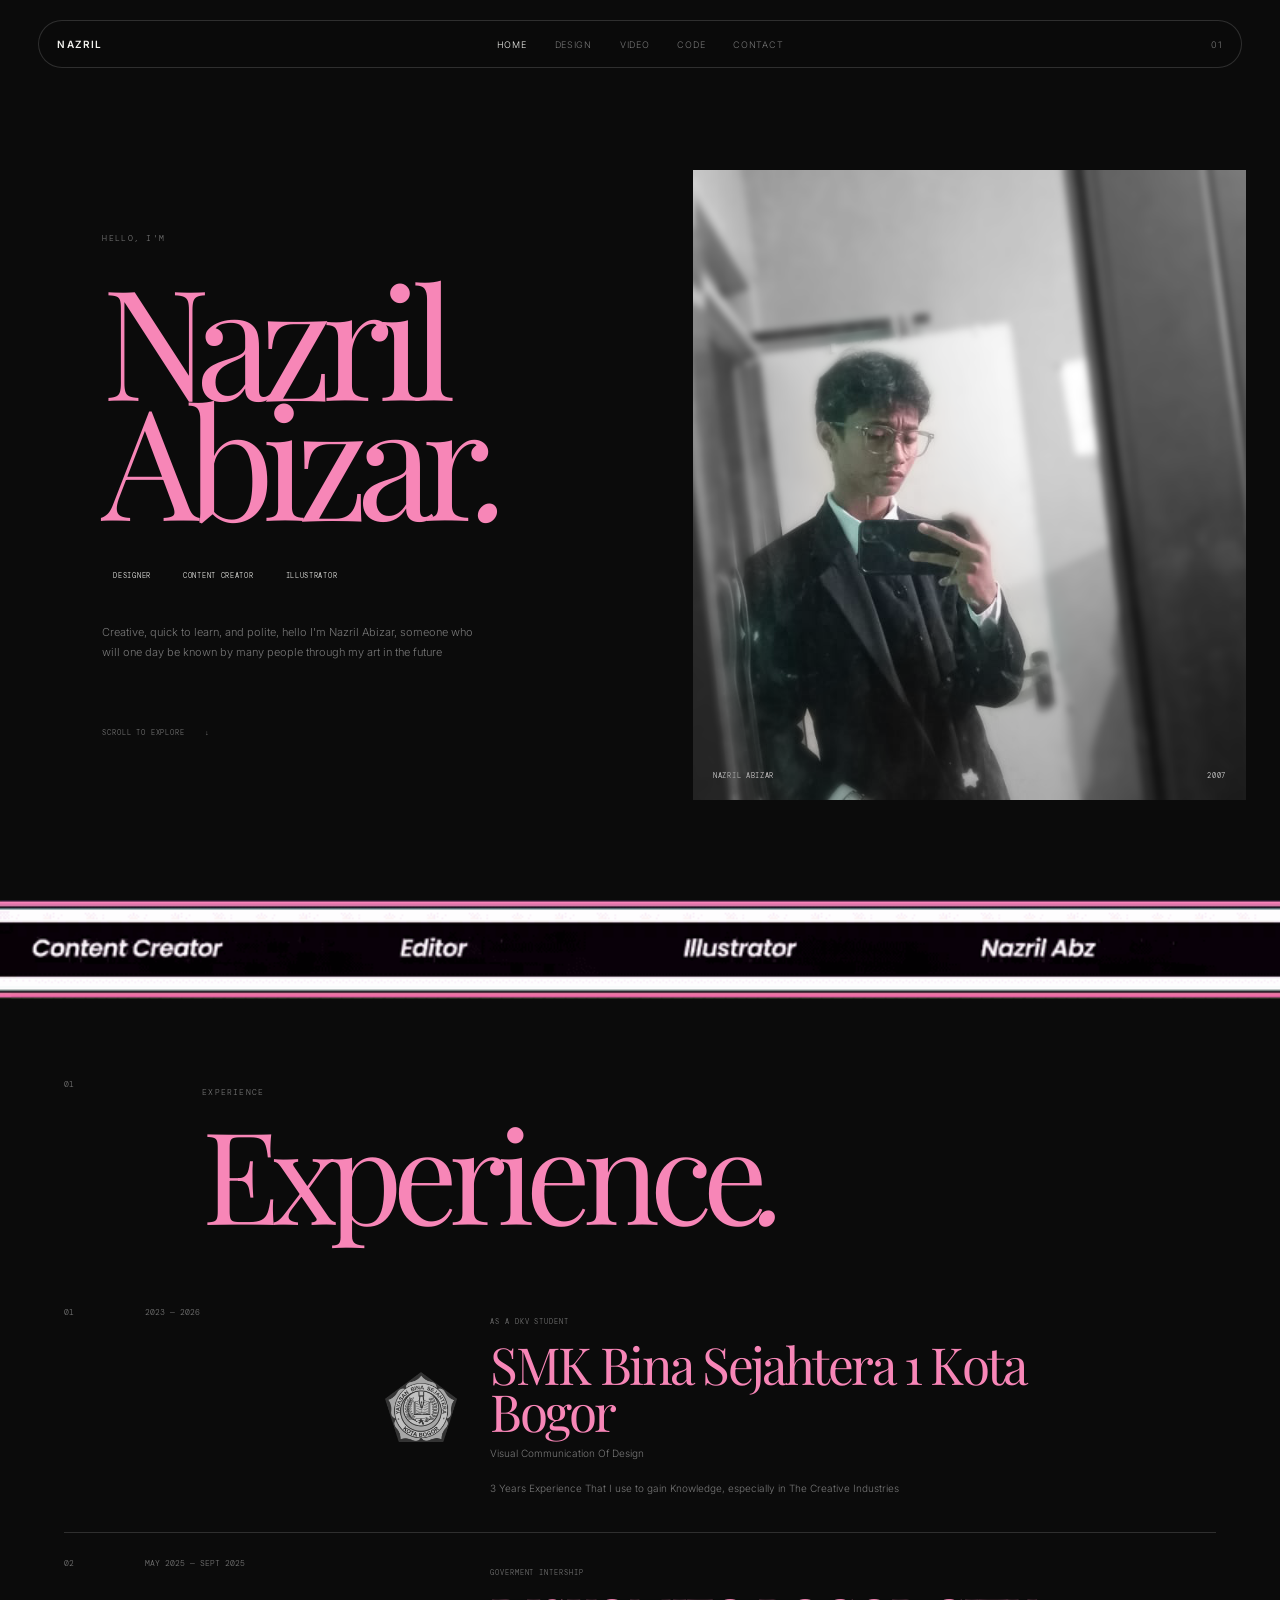
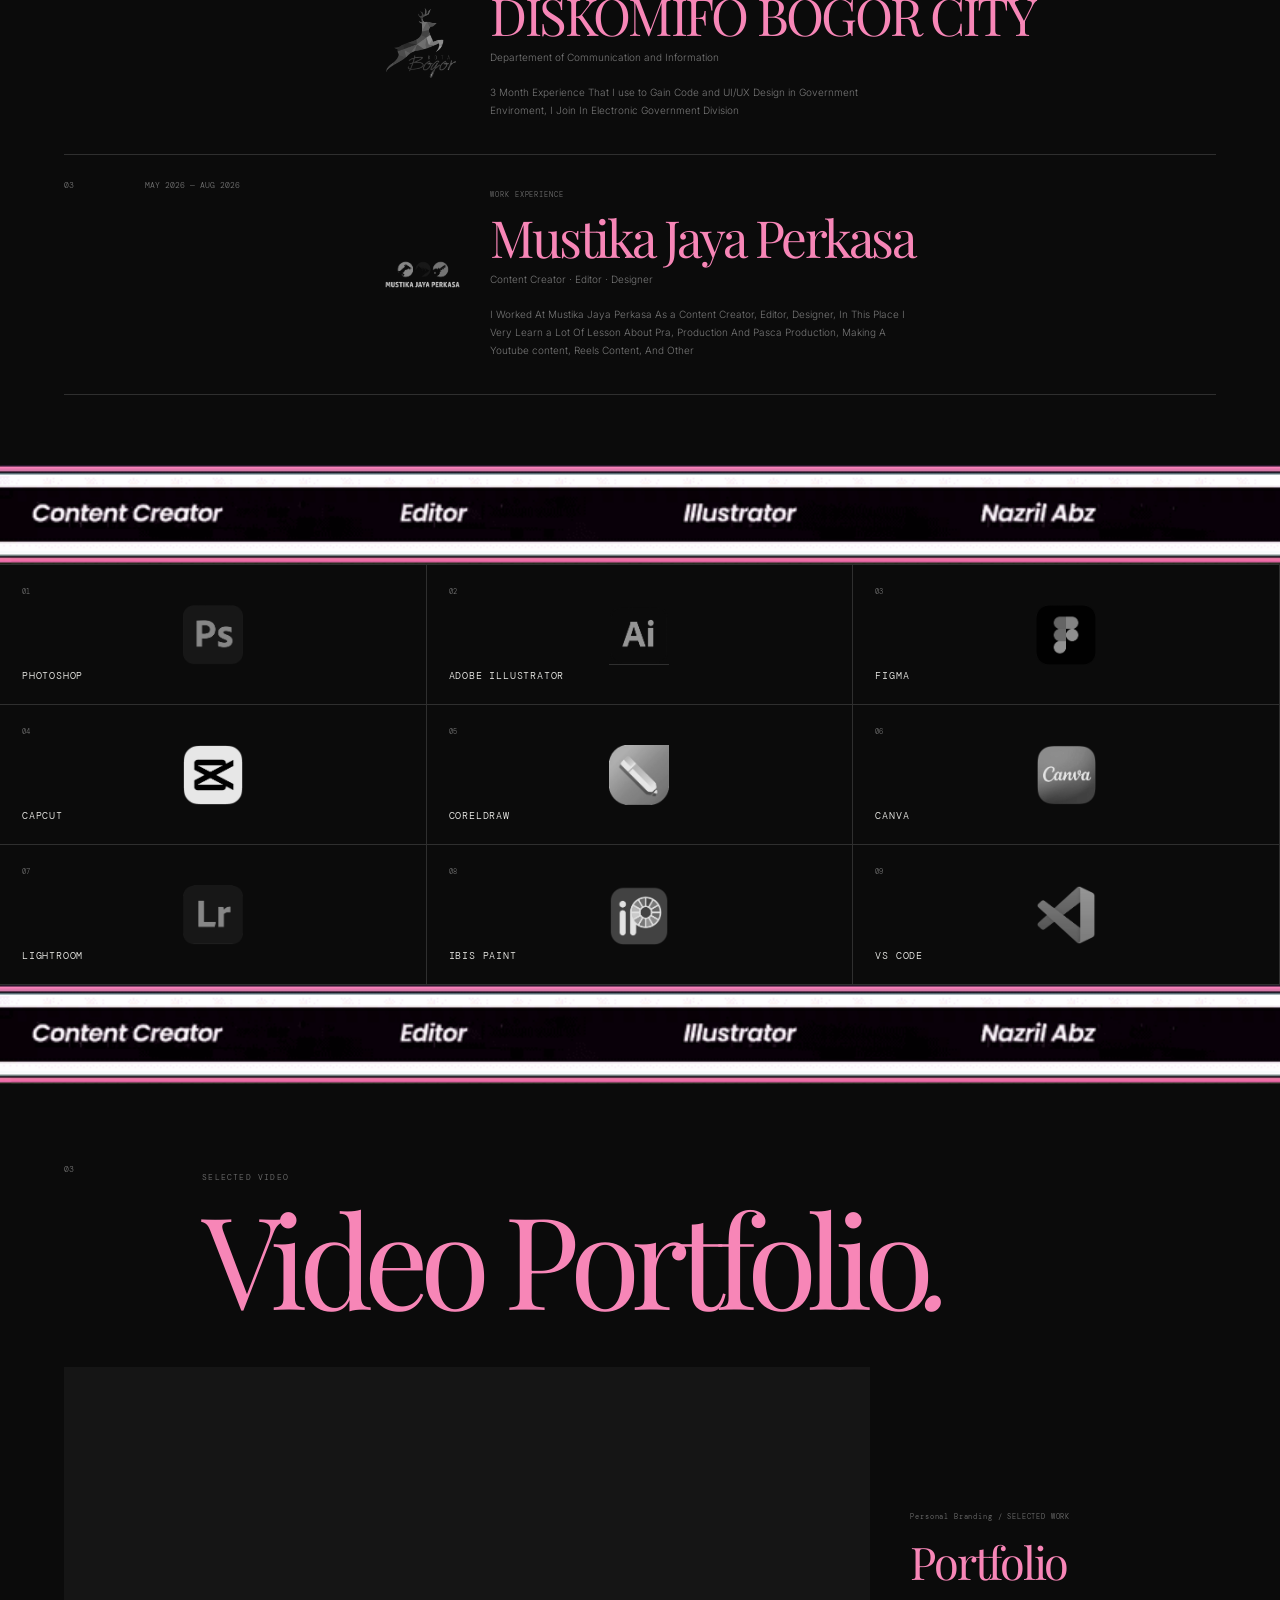
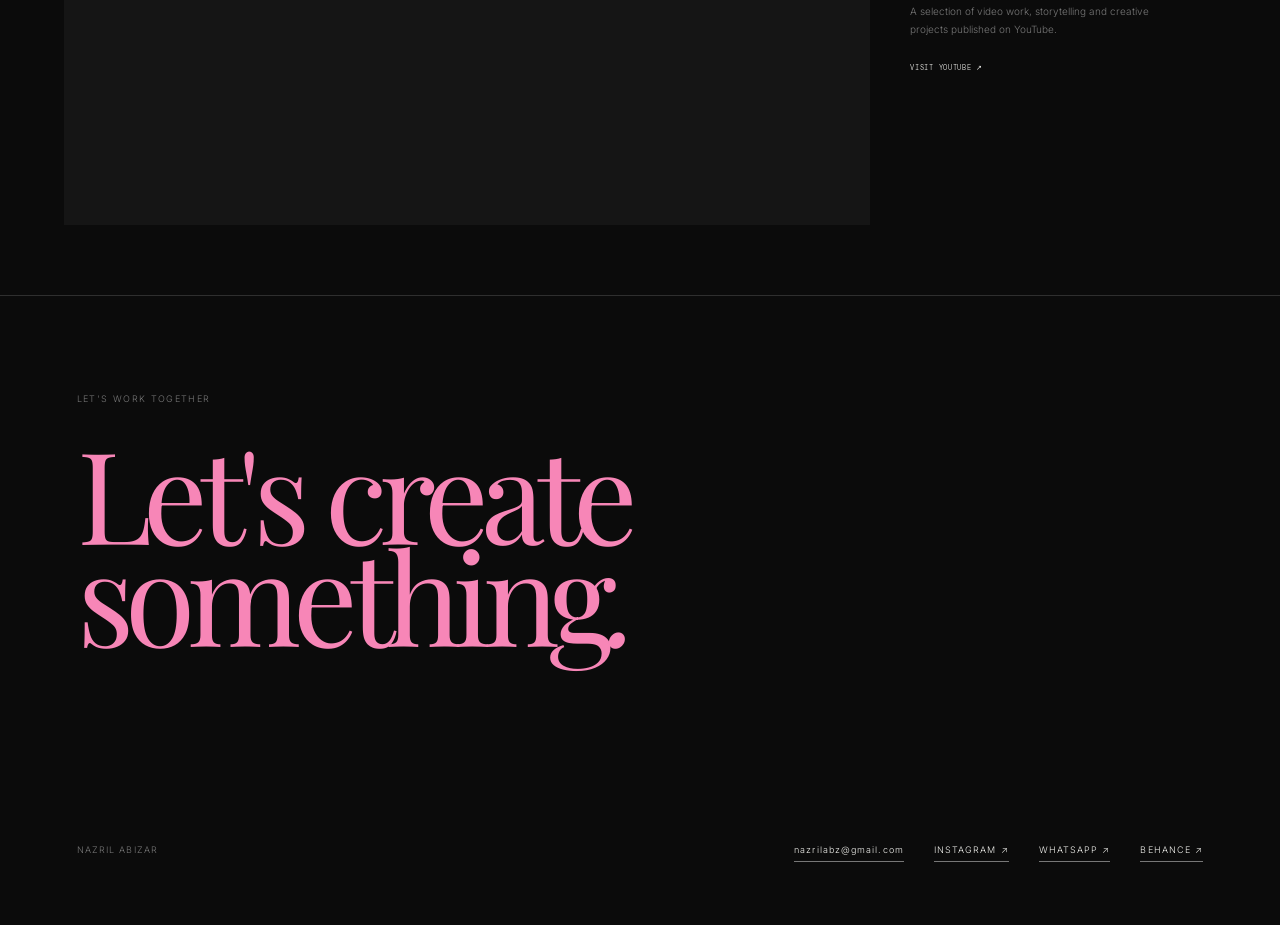
<file: index.html>
<!DOCTYPE html>
<html lang="en">

<head>

    <meta charset="UTF-8">

    <meta
        name="viewport"
        content="width=device-width, initial-scale=1.0"
    >

    <title>Nazril Abizar — Portfolio</title>

    

    <link rel="stylesheet" href="home.css">

    <link rel="preconnect" href="https://fonts.googleapis.com">

    <link rel="preconnect"
          href="https://fonts.gstatic.com"
          crossorigin>

    <link
        href="https://fonts.googleapis.com/css2?family=DM+Mono:wght@300;400;500&family=Inter:wght@300;400;500&family=Playfair+Display:ital,wght@0,400;1,400&display=swap"
        rel="stylesheet"
    >


</head>


<body>


<!-- =====================================================
     NAVBAR
===================================================== -->

<header class="navbar">


    <a
        href="index.html"
        class="logo"
    >
        NAZRIL
    </a>


    <nav>

        <a href="index.html"          
         class="active">
            HOME
        </a>

        <a href="design.html">
            DESIGN
        </a>

        <a
            href="video.html"
        >
            VIDEO
        </a>

        <a href="code.html">
            CODE
        </a>

        <a href="#contact">
            CONTACT
        </a>

    </nav>


    <div class="navbar-right">

        
        <span class="nav-number">
            01
        </span>

    </div>

</header>




<!-- =====================================================
     HERO
===================================================== -->

<section class="hero">

    <div class="hero-left">

        <span class="hero-label">
            HELLO, I'M
        </span>


        <h1>
            Nazril<br>
            Abizar<span>.</span>
        </h1>


        <div class="hero-role">

            <span>
                DESIGNER
            </span>

            <span>
                CONTENT CREATOR
            </span>

            <span>
                ILLUSTRATOR
            </span>

        </div>


        <p class="hero-description">

            Creative, quick to learn, and polite, hello I'm Nazril Abizar,
            someone who will one day be known by many people through my art
            in the future

        </p>


        <div class="hero-scroll">

            <span>
                SCROLL TO EXPLORE
            </span>

            <span>
                ↓
            </span>

        </div>

    </div>



    <!-- FOTO KAMU -->

    <div class="hero-image">

        <img
            src="assets/home/nazriljas.png"
            alt="Nazril Abizar"
        >


        <div class="image-meta">

            <span>
                NAZRIL ABIZAR
            </span>

            <span>
                2007
            </span>

        </div>

    </div>

</section>

<div class="section-divider">
    <img
        src="assets/home/GIF.gif"
        alt=""
    >
</div>

<!-- =====================================================
     EXPERIENCE
===================================================== -->

<section class="experience">

    <div class="section-intro">

        <span class="section-number">
            01
        </span>


        <div>

            <span class="section-label">
                EXPERIENCE
            </span>

            <h2>
                Experience<span>.</span>
            </h2>

        </div>

    </div>



    <div class="experience-list">


        <!-- =================================================
             EXPERIENCE 01
             SMK BINA SEJAHTERA
        ================================================= -->

        <article class="experience-item">

            <div class="experience-number">
                01
            </div>


            <div class="experience-date">

                2023 — 2026

            </div>


            <div class="experience-logo">

                <!-- GANTI DENGAN LOGO BINSA -->

                <img
                    src="assets/home/bsbs.png"
                    alt="Vocational High School Bina Sejahtera 1 Bogor City"
                >

            </div>


            <div class="experience-content">

                <span class="experience-type">
                    AS A DKV STUDENT
                </span>


                <h3>
                    SMK Bina Sejahtera 1
                    Kota Bogor
                </h3>


                <span class="experience-role">
                    Visual Communication Of Design
                </span>


                <p>

                    3 Years Experience That I use to gain Knowledge, especially in The Creative Industries

                </p>

            </div>

        </article>



        <!-- =================================================
             EXPERIENCE 02
             DISKOMINFO
        ================================================= -->

        <article class="experience-item">

            <div class="experience-number">
                02
            </div>


            <div class="experience-date">

                MAY 2025 — SEPT 2025

            </div>


            <div class="experience-logo">

                <!-- GANTI DENGAN LOGO KOMINFO -->

                <img
                    src="assets/home/kominfo.png"
                    alt="Dinas Komunikasi dan Informatika"
                >

            </div>


            <div class="experience-content">

                <span class="experience-type">
                    GOVERMENT INTERSHIP
                </span>


                <h3>
                    DISKOMIFO BOGOR CITY
                </h3>


                <span class="experience-role">
                    Departement of Communication and Information
                </span>


                <p>

                    3 Month Experience That I use to Gain Code and UI/UX Design in Government Enviroment, I Join In Electronic
                    Government Division

                </p>

            </div>

        </article>



        <!-- =================================================
             EXPERIENCE 03
             MUSTIKA JAYA PERKASA
        ================================================= -->

        <article class="experience-item">

            <div class="experience-number">
                03
            </div>


            <div class="experience-date">

                MAY 2026 — AUG 2026

            </div>


            <div class="experience-logo">

                <!-- GANTI DENGAN LOGO MUSTIKA JAYA PERKASA -->

                <img
                    src="assets/home/logo.png"
                    alt="Mustika Jaya Perkasa"
                >

            </div>


            <div class="experience-content">

                <span class="experience-type">
                    WORK EXPERIENCE
                </span>


                <h3>
                    Mustika Jaya Perkasa
                </h3>


                <span class="experience-role">
                    Content Creator · Editor · Designer
                </span>


                <p>

                    I Worked At Mustika Jaya Perkasa As a Content Creator, Editor, Designer, In This Place I Very Learn a Lot
                    Of Lesson About Pra, Production And Pasca Production, Making A Youtube content, Reels Content, And Other

                </p>

            </div>

        </article>


    </div>

</section>

<div class="section-divider">
    <img
        src="assets/home/GIF.gif"
        alt=""
    >
</div>

<div class="tools-grid">


    <!-- PHOTOSHOP -->

    <div class="tool-item">

        <span class="tool-number">
            01
        </span>


        <img
            class="tool-logo"
            src="assets/home/psd.webp"
            alt="Adobe Photoshop"
        >


        <span class="tool-name">
            PHOTOSHOP
        </span>

    </div>



    <!-- ILLUSTRATOR -->

    <div class="tool-item">

        <span class="tool-number">
            02
        </span>


        <img
            class="tool-logo"
            src="assets/home/ai.webp"
            alt="Adobe Illustrator"
        >


        <span class="tool-name">
            ADOBE ILLUSTRATOR
        </span>

    </div>



    <!-- FIGMA -->

    <div class="tool-item">

        <span class="tool-number">
            03
        </span>


        <img
            class="tool-logo"
            src="assets/home/figma.webp"
            alt="Figma"
        >


        <span class="tool-name">
            FIGMA
        </span>

    </div>



    <!-- CAPCUT -->

    <div class="tool-item">

        <span class="tool-number">
            04
        </span>


        <img
            class="tool-logo"
            src="assets/home/cc.webp"
            alt="CapCut"
        >


        <span class="tool-name">
            CAPCUT
        </span>

    </div>



    <!-- CORELDRAW -->

    <div class="tool-item">

        <span class="tool-number">
            05
        </span>


        <img
            class="tool-logo"
            src="assets/home/cdr.webp"
            alt="CorelDRAW"
        >


        <span class="tool-name">
            CORELDRAW
        </span>

    </div>



    <!-- CANVA -->

    <div class="tool-item">

        <span class="tool-number">
            06
        </span>


        <img
            class="tool-logo"
            src="assets/home/canva.webp"
            alt="Canva"
        >


        <span class="tool-name">
            CANVA
        </span>

    </div>



    <!-- LIGHTROOM -->

    <div class="tool-item">

        <span class="tool-number">
            07
        </span>


        <img
            class="tool-logo"
            src="assets/home/lr.webp"
            alt="Adobe Lightroom"
        >


        <span class="tool-name">
            LIGHTROOM
        </span>

    </div>



    <!-- IBIS PAINT -->

    <div class="tool-item">

        <span class="tool-number">
            08
        </span>


        <img
            class="tool-logo"
            src="assets/home/ibis.webp"
            alt="Ibis Paint"
        >


        <span class="tool-name">
            IBIS PAINT
        </span>

    </div>



    <!-- VS CODE -->

    <div class="tool-item">

        <span class="tool-number">
            09
        </span>


        <img
            class="tool-logo"
            src="assets/home/vs.webp"
            alt="Visual Studio Code"
        >


        <span class="tool-name">
            VS CODE
        </span>

    </div>


</div>

<div class="section-divider">
    <img
        src="assets/home/GIF.gif"
        alt=""
    >
</div>

<!-- =====================================================
     YOUTUBE
===================================================== -->

<section class="youtube">

    <div class="section-intro">

        <span class="section-number">
            03
        </span>


        <div>

            <span class="section-label">
                SELECTED VIDEO
            </span>

            <h2>
                Video Portfolio<span>.</span>
            </h2>

        </div>

    </div>



    <div class="youtube-container">

        <!--
            GANTI VIDEO_ID DENGAN VIDEO YOUTUBE KAMU
        -->

        <div class="youtube-video">

<iframe
    src="https://www.youtube.com/embed/OpDQaW_uV14"
    title="Nazril Abizar YouTube"
    frameborder="0"
    allow="accelerometer; autoplay; clipboard-write; encrypted-media; gyroscope; picture-in-picture; web-share"
    allowfullscreen
>
</iframe>

        </div>


        <div class="youtube-info">

            <span>
                Personal Branding / SELECTED WORK
            </span>


            <h3>
                Portfolio
            </h3>


            <p>
                A selection of video work,
                storytelling and creative projects
                published on YouTube.
            </p>


            <a
                href="https://youtu.be/OpDQaW_uV14?si=02HgYcNaO5PsPud3"
                target="_blank"
                rel="noopener"
            >
                VISIT YOUTUBE
                <span>↗</span>
            </a>

        </div>

    </div>

</section>

<!-- =====================================================
     FOOTER
===================================================== -->

<footer id="contact">

    <div class="footer-main">

        <span class="footer-label">
            LET'S WORK TOGETHER
        </span>

        <h2>
            Let's create<br>
            something<span>.</span>
        </h2>

    </div>

    <div class="footer-bottom">

        <span>
            NAZRIL ABIZAR
        </span>

        <div class="footer-links">

            <a href="mailto:nazrilabz@gmail.com">
                nazrilabz@gmail.com
            </a>

            <a
                href="https://instagram.com/abizarsocrates"
                target="_blank"
                rel="noopener"
            >
                INSTAGRAM ↗
            </a>

            <a
                href="https://wa.me/6281586120059"
                target="_blank"
                rel="noopener"
            >
                WHATSAPP ↗
            </a>

            <a
                href="https://www.behance.net/nazrilabizar1"
                target="_blank"
                rel="noopener"
            >
                BEHANCE ↗
            </a>

        </div>

    </div>

</footer>




</main>

<!-- JAVASCRIPT -->
<script src="home.js"></script>

</body>

</html>
</file>
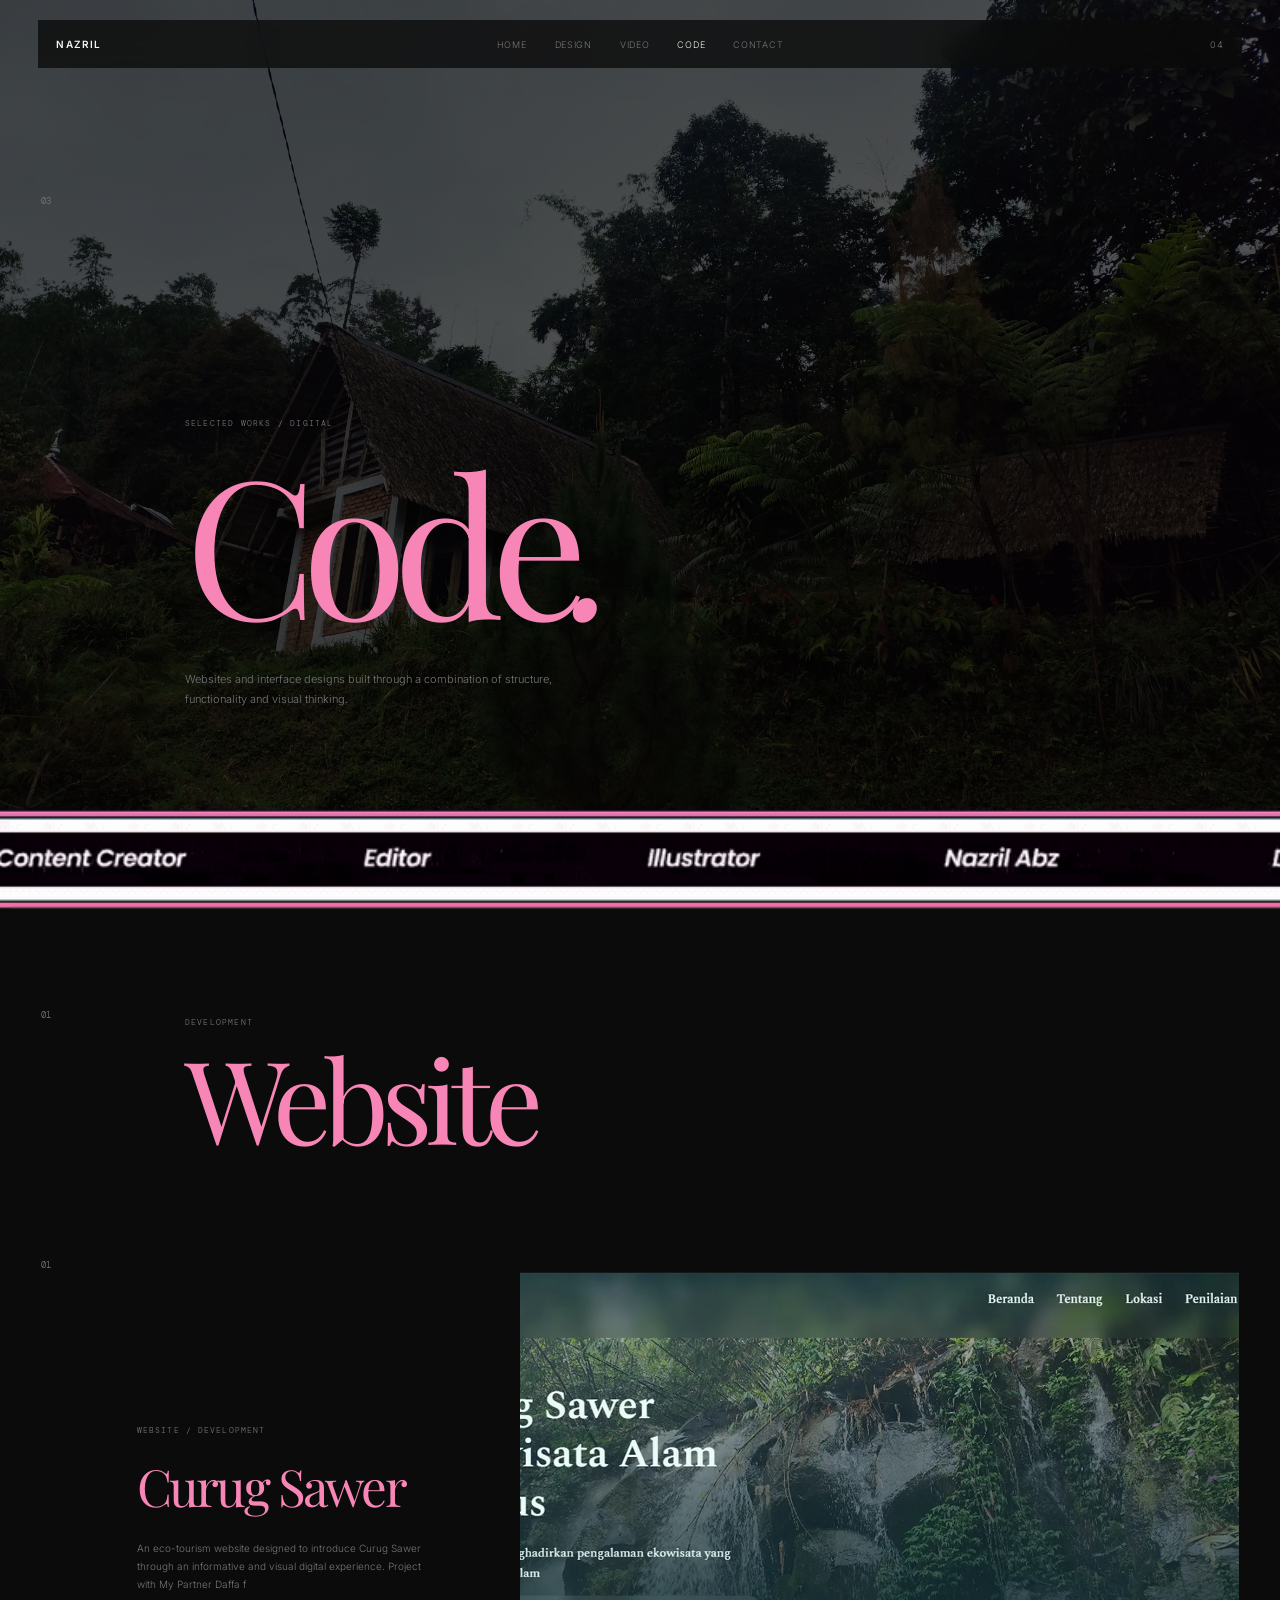
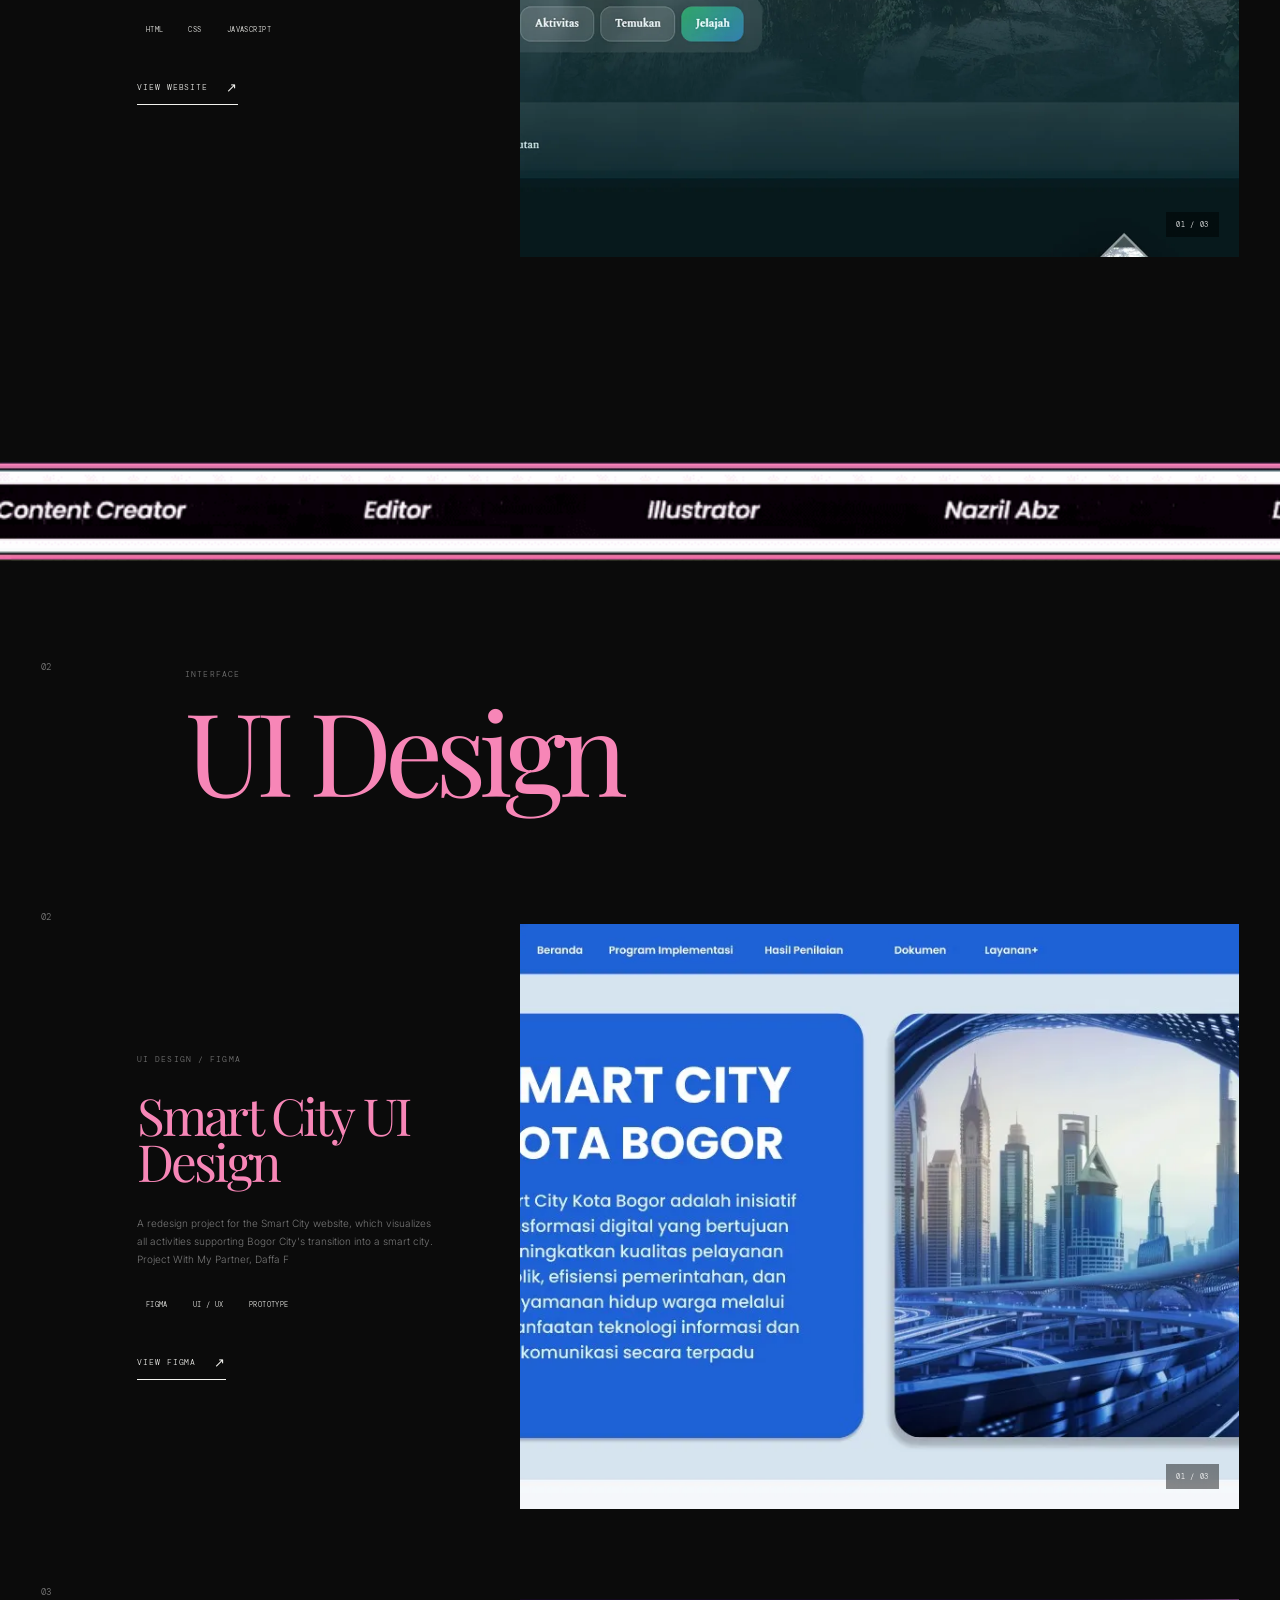
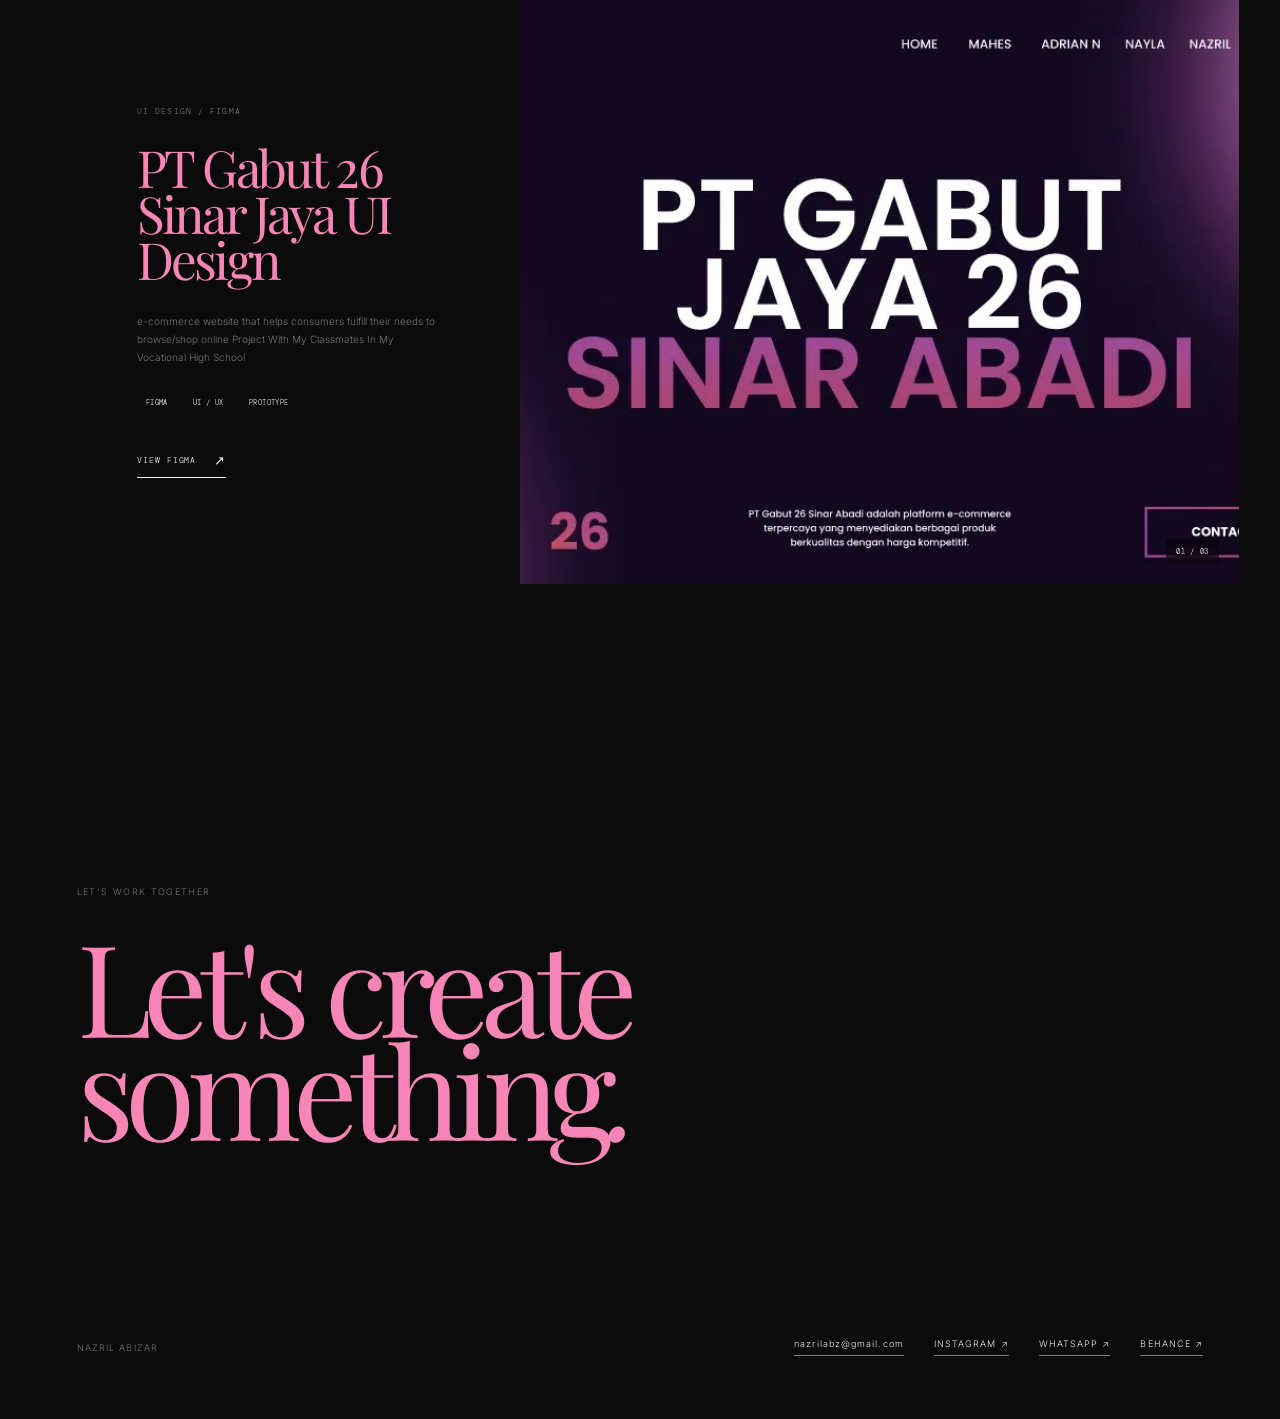
<file: code.html>
<!DOCTYPE html>
<html lang="en">
<head>
    <meta charset="UTF-8">
    <meta name="viewport" content="width=device-width, initial-scale=1.0">

    <title>Code — Nazril Abizar</title>

    <link rel="stylesheet" href="code.css">

    <link rel="preconnect" href="https://fonts.googleapis.com">
    <link rel="preconnect" href="https://fonts.gstatic.com" crossorigin>

    <link
        href="https://fonts.googleapis.com/css2?family=DM+Mono:wght@300;400;500&family=Inter:wght@300;400;500&family=Playfair+Display:ital,wght@0,400;1,400&display=swap"
        rel="stylesheet"
    >
</head>

<body>

<!-- =====================================================
     NAVBAR
===================================================== -->

<header class="navbar">


    <!-- LOGO -->

    <a
        href="index.html"
        class="logo"
    >
        NAZRIL
    </a>


    <!-- MENU -->

    <nav>

        <a href="index.html">
            HOME
        </a>

        <a
            href="design.html">
            DESIGN
        </a>

        <a href="video.html">
            VIDEO
        </a>

        <a href="code.html"
        class="active">
            CODE
        </a>

        <a href="#contact">
            CONTACT
        </a>

    </nav>


    <!-- RIGHT -->

    <div class="navbar-right">


 

        <span class="nav-number">
            04
        </span>

    </div>

</header>


<!-- =====================================================
     HERO
===================================================== -->

<header class="hero">

    <div class="hero-index">
        03
    </div>

    <div class="hero-content">

        <span class="eyebrow">
            SELECTED WORKS / DIGITAL
        </span>

        <h1>
            Code<span>.</span>
        </h1>

        <p>
            Websites and interface designs built
            through a combination of structure,
            functionality and visual thinking.
        </p>

    </div>

</header>

<div class="section-divider">
    <img
        src="assets/home/GIF.gif"
        alt=""
    >
</div>

<!-- =====================================================
     WEBSITE
===================================================== -->

<section class="work-section">

    <div class="section-heading">

        <div class="section-number">
            01
        </div>

        <div>

            <span class="section-label">
                DEVELOPMENT
            </span>

            <h2>
                Website
            </h2>

        </div>

    </div>


    <article class="project">

        <div class="project-number">
            01
        </div>


        <div class="project-info">

            <span class="project-type">
                WEBSITE / DEVELOPMENT
            </span>

            <h3>
                Curug Sawer
            </h3>

            <p>
                An eco-tourism website designed to
                introduce Curug Sawer through an
                informative and visual digital experience.
                Project with My Partner Daffa f
            </p>

            <div class="tech-stack">

                <span>HTML</span>
                <span>CSS</span>
                <span>JAVASCRIPT</span>

            </div>

            <!-- GANTI LINK WEBSITE -->

            <a
                href="https://spontaneous-griffin-de63e7.netlify.app/"
                target="_blank"
                rel="noopener"
                class="project-link"
            >
                VIEW WEBSITE
                <span>↗</span>
            </a>

        </div>


        <div
            class="project-gallery"
            data-project="website"
        >

            <img
                src="assets/code/rugrug.webp"
                alt="Curug Sawer Website"
                class="gallery-image active"
            >

            <div class="gallery-overlay">

                <span>
                    CLICK TO EXPLORE
                </span>

                

            </div>

            <div class="gallery-counter">
                01 / 03
            </div>

        </div>

    </article>

</section>

<div class="section-divider">
    <img
        src="assets/home/GIF.gif"
        alt=""
    >
</div>

<!-- =====================================================
     UI DESIGN
===================================================== -->

<section class="work-section">

    <div class="section-heading">

        <div class="section-number">
            02
        </div>

        <div>

            <span class="section-label">
                INTERFACE
            </span>

            <h2>
                UI Design
            </h2>

        </div>

    </div>


    <!-- UI PROJECT 01 -->

    <article class="project">

        <div class="project-number">
            02
        </div>


        <div class="project-info">

            <span class="project-type">
                UI DESIGN / FIGMA
            </span>

            <h3>
                Smart City UI Design
            </h3>

            <p>
               A redesign project for the Smart City website, which visualizes all activities supporting Bogor City's transition into a smart city. Project With My Partner, Daffa F
            </p>

            <div class="tech-stack">

                <span>FIGMA</span>
                <span>UI / UX</span>
                <span>PROTOTYPE</span>

            </div>

            <!-- GANTI DENGAN LINK FIGMA -->

            <a
                href="https://www.figma.com/design/rADt2SG2iyHRlvDUoQOgFw/WEB-SMARTCITY?node-id=0-1&t=y4PfbwfUqW63HhsT-1"
                target="_blank"
                rel="noopener"
                class="project-link"
            >
                VIEW FIGMA
                <span>↗</span>
            </a>

        </div>


        <div
            class="project-gallery"
            data-project="ui-one"
        >

            <img
                src="assets/code/smartcity1.webp"
                alt="UI Project One"
                class="gallery-image active"
            >

            <div class="gallery-overlay">

                <span>
                    CLICK TO EXPLORE
                </span>



            </div>

            <div class="gallery-counter">
                01 / 03
            </div>

        </div>

    </article>


    <!-- UI PROJECT 02 -->

    <article class="project">

        <div class="project-number">
            03
        </div>


        <div class="project-info">

            <span class="project-type">
                UI DESIGN / FIGMA
            </span>

            <h3>
                PT Gabut 26 Sinar Jaya UI Design
            </h3>

            <p>
                e-commerce website that helps consumers fulfill their needs to browse/shop online
                Project With My Classmates In My Vocational High School 
            </p>

            <div class="tech-stack">

                <span>FIGMA</span>
                <span>UI / UX</span>
                <span>PROTOTYPE</span>

            </div>

            <!-- GANTI DENGAN LINK FIGMA -->

            <a
                href="https://www.figma.com/design/OjW6OleD4Mi4gmQ7jxpcqN/Untitled?node-id=0-1&t=k48hVI5qxTh3geHn-1"
                target="_blank"
                rel="noopener"
                class="project-link"
            >
                VIEW FIGMA
                <span>↗</span>
            </a>

        </div>


        <div
            class="project-gallery"
            data-project="ui-two"
        >

            <img
                src="assets/code/ptgabut1.webp"
                alt="UI Project Two"
                class="gallery-image active"
            >

            <div class="gallery-overlay">

                <span>
                    CLICK TO EXPLORE
                </span>



            </div>

            <div class="gallery-counter">
                01 / 03
            </div>

        </div>

    </article>

</section>


<!-- =====================================================
     FOOTER
===================================================== -->

<footer id="contact">

    <div class="footer-main">

        <span class="footer-label">
            LET'S WORK TOGETHER
        </span>

        <h2>
            Let's create<br>
            something<span>.</span>
        </h2>

    </div>

    <div class="footer-bottom">

        <span>
            NAZRIL ABIZAR
        </span>

        <div class="footer-links">

            <a href="mailto:nazrilabz@gmail.com">
                nazrilabz@gmail.com
            </a>

            <a
                href="https://instagram.com/abizarsocrates"
                target="_blank"
                rel="noopener"
            >
                INSTAGRAM ↗
            </a>

            <a
                href="https://wa.me/6281586120059"
                target="_blank"
                rel="noopener"
            >
                WHATSAPP ↗
            </a>

            <a
                href="https://www.behance.net/nazrilabizar1"
                target="_blank"
                rel="noopener"
            >
                BEHANCE ↗
            </a>

        </div>

    </div>

</footer>


<script src="code.js"></script>

</body>
</html>
</file>
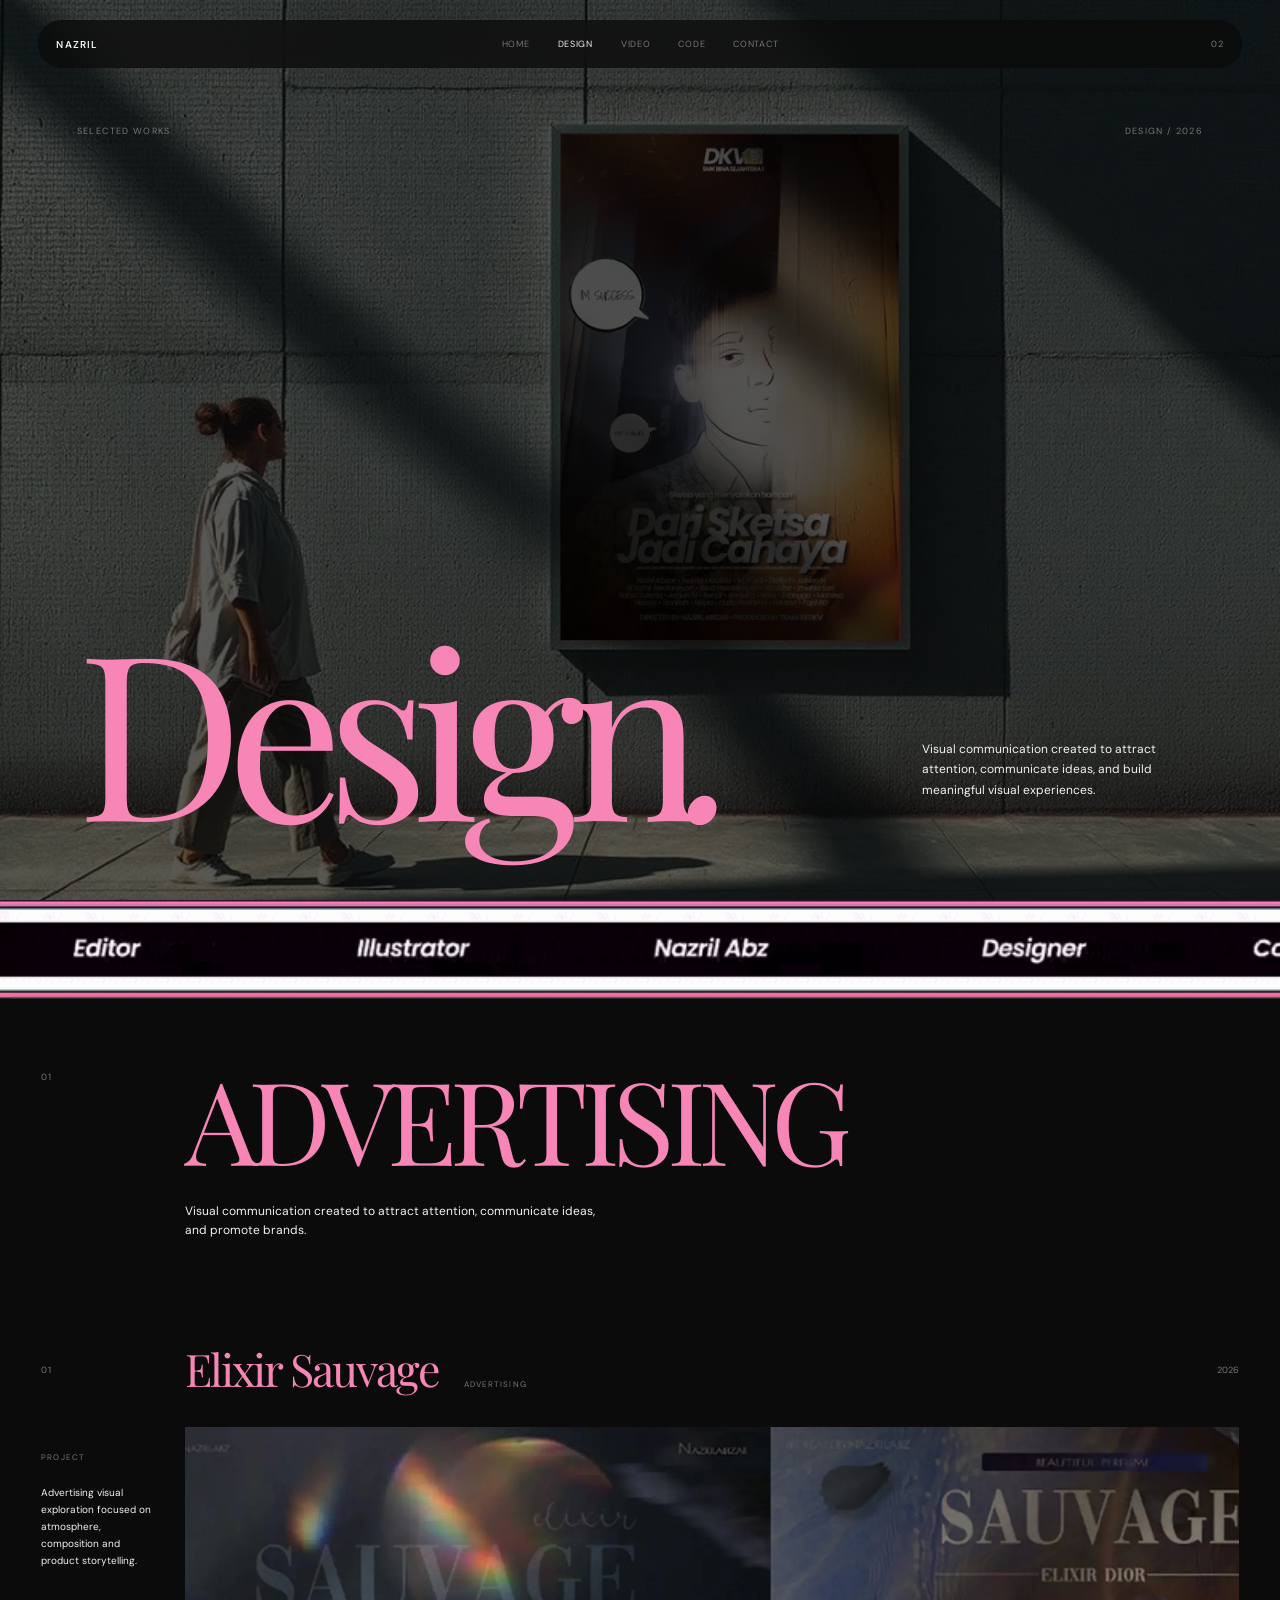
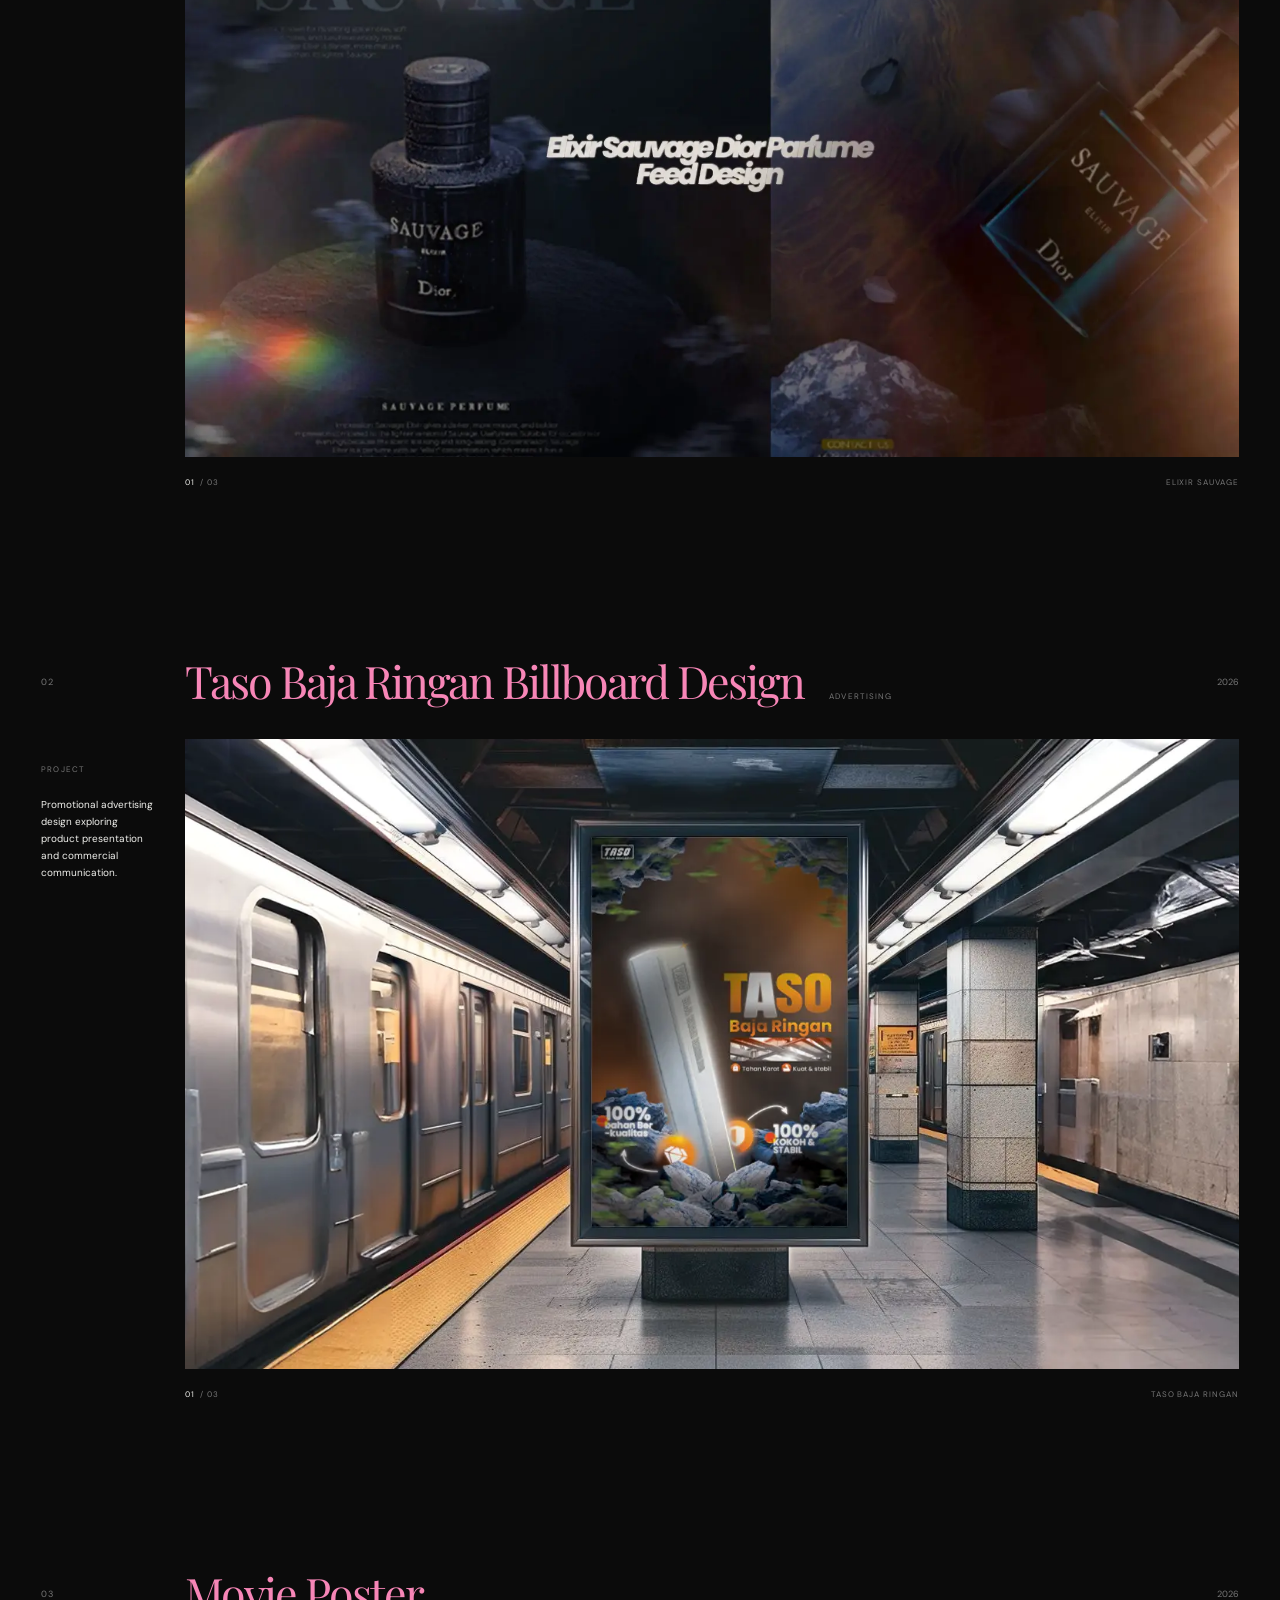
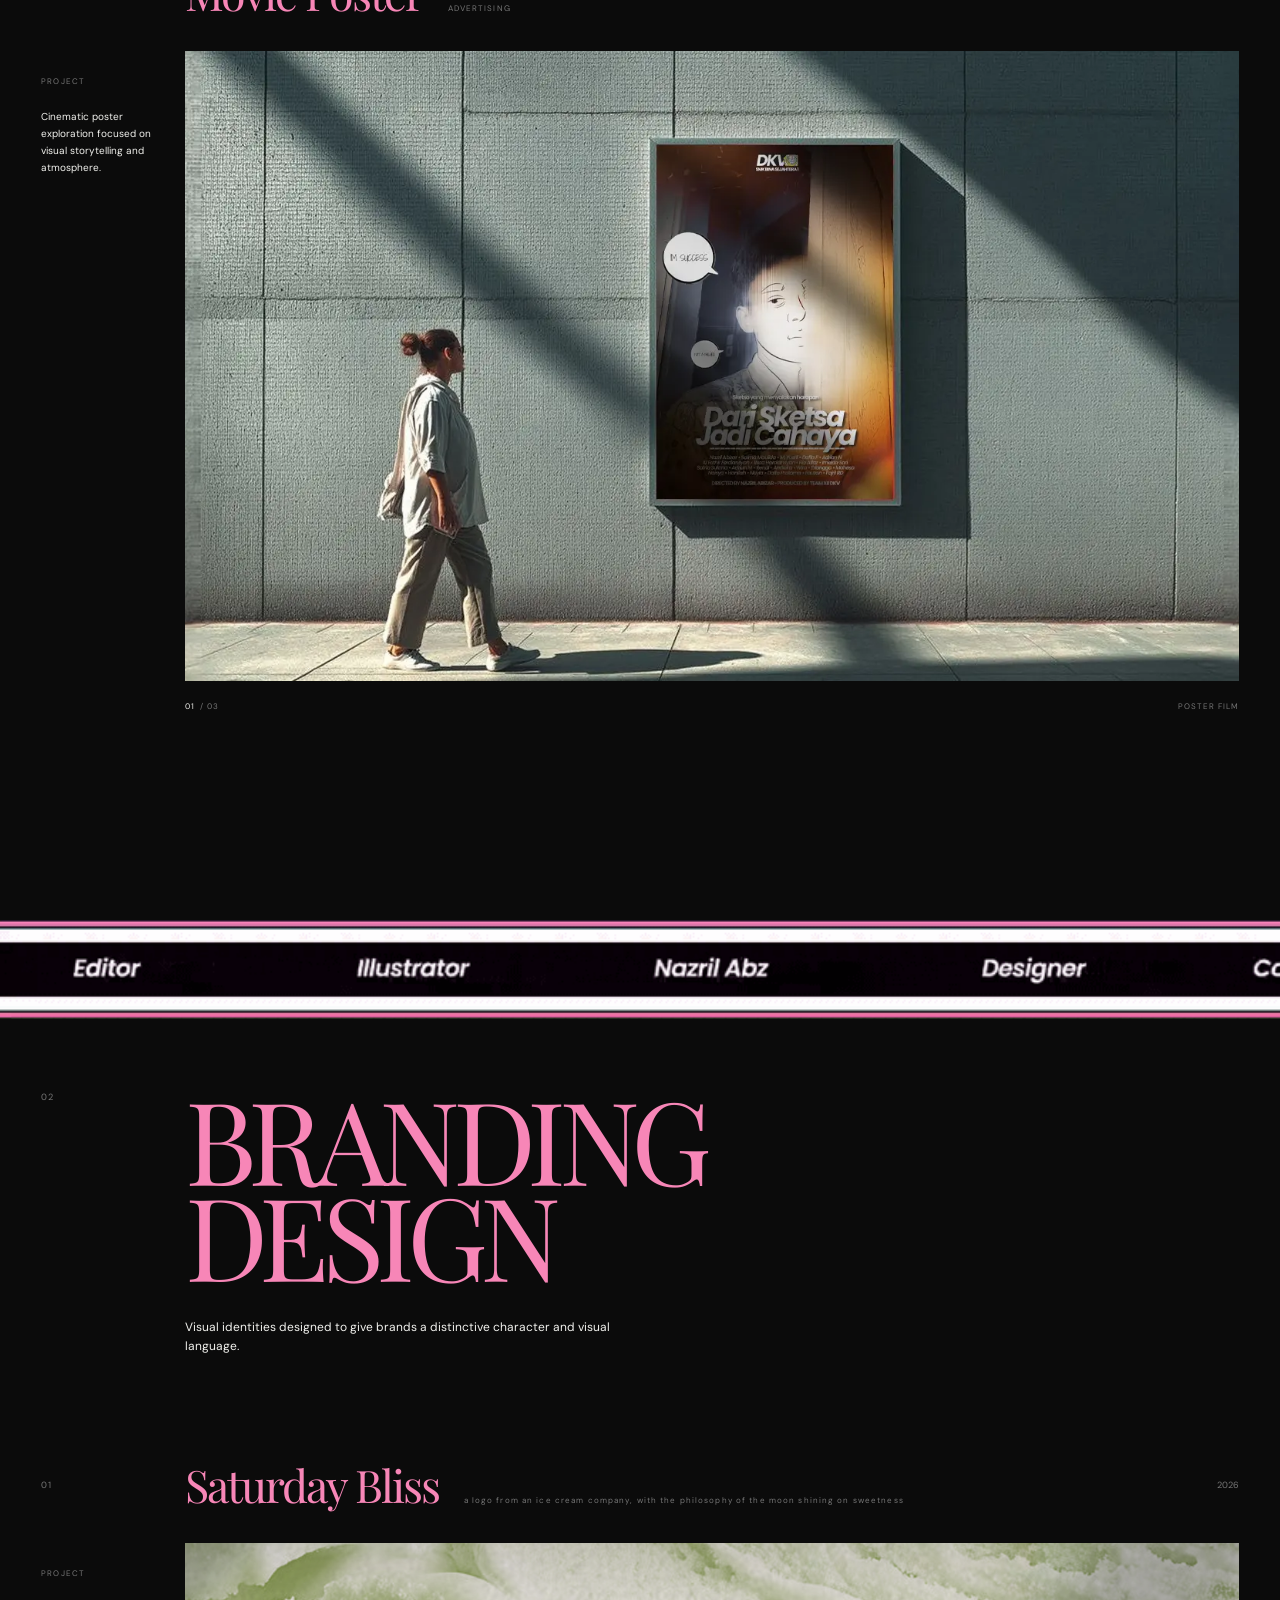
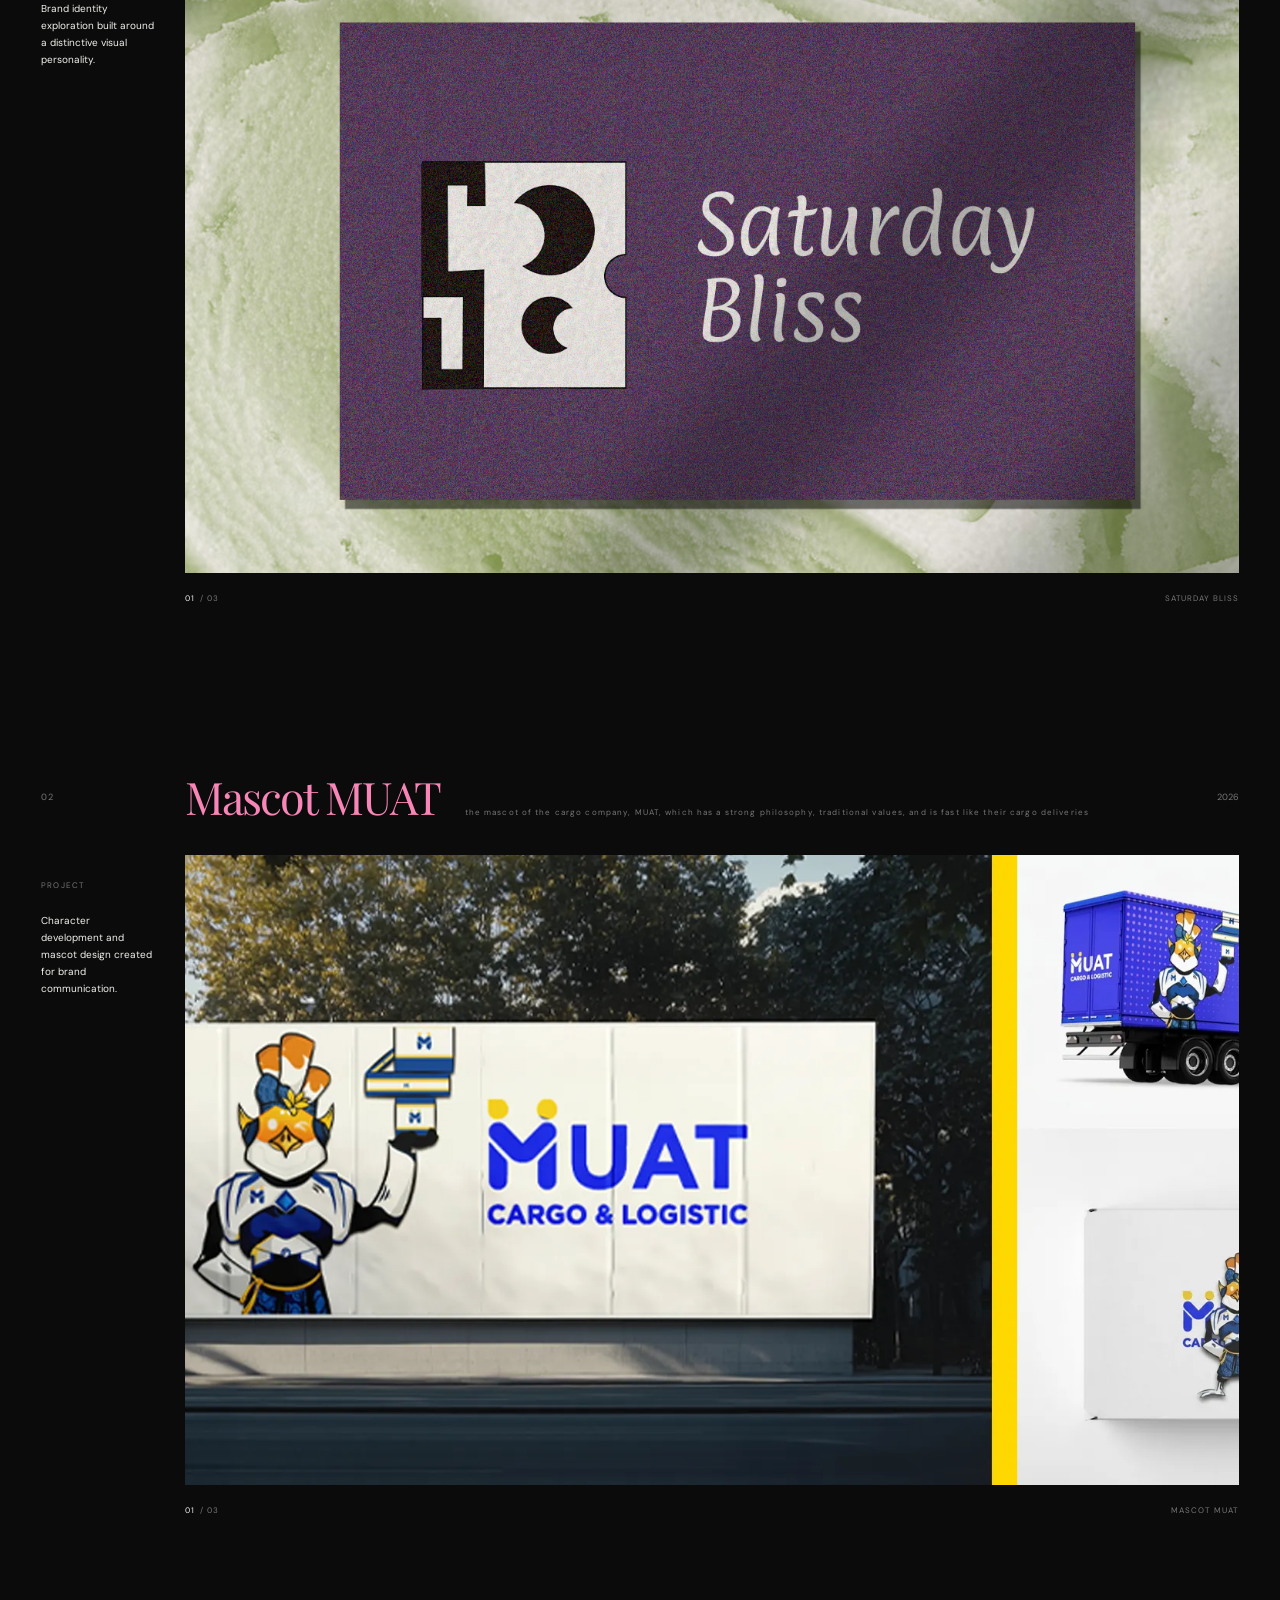
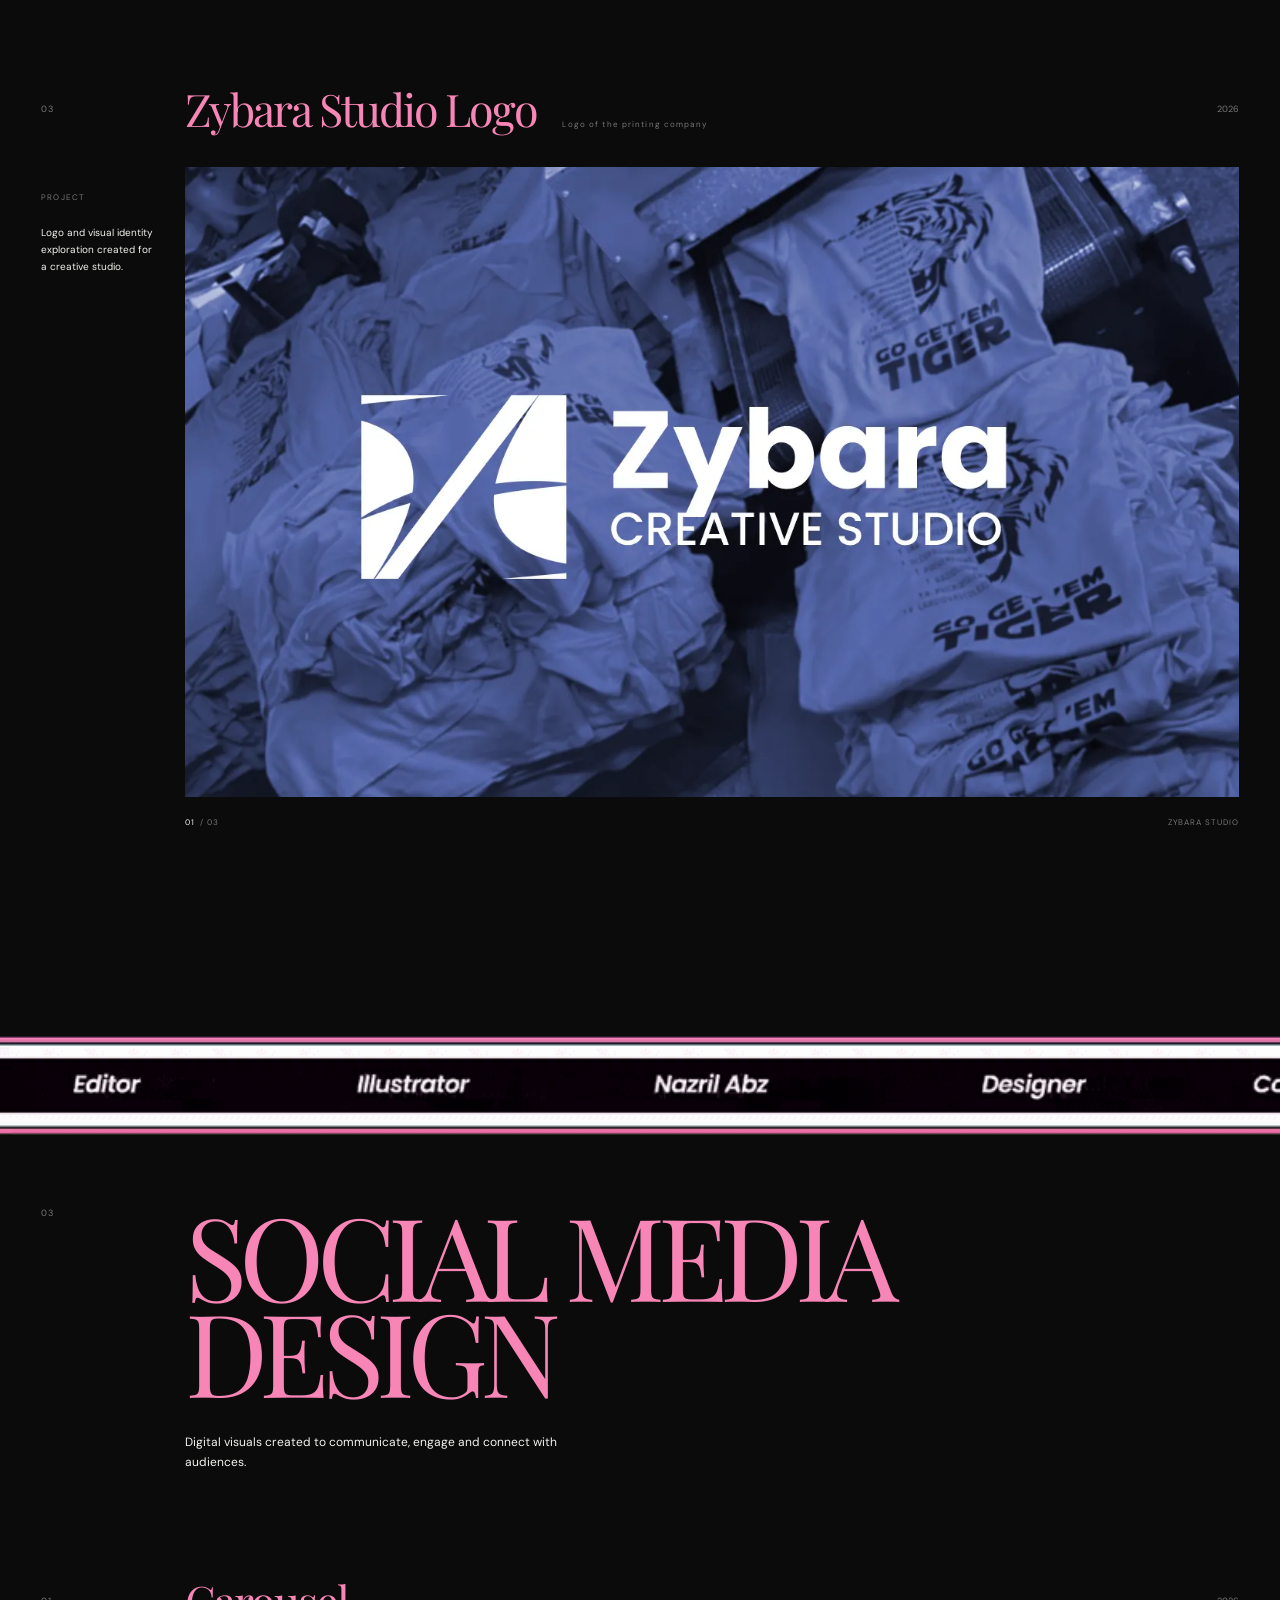
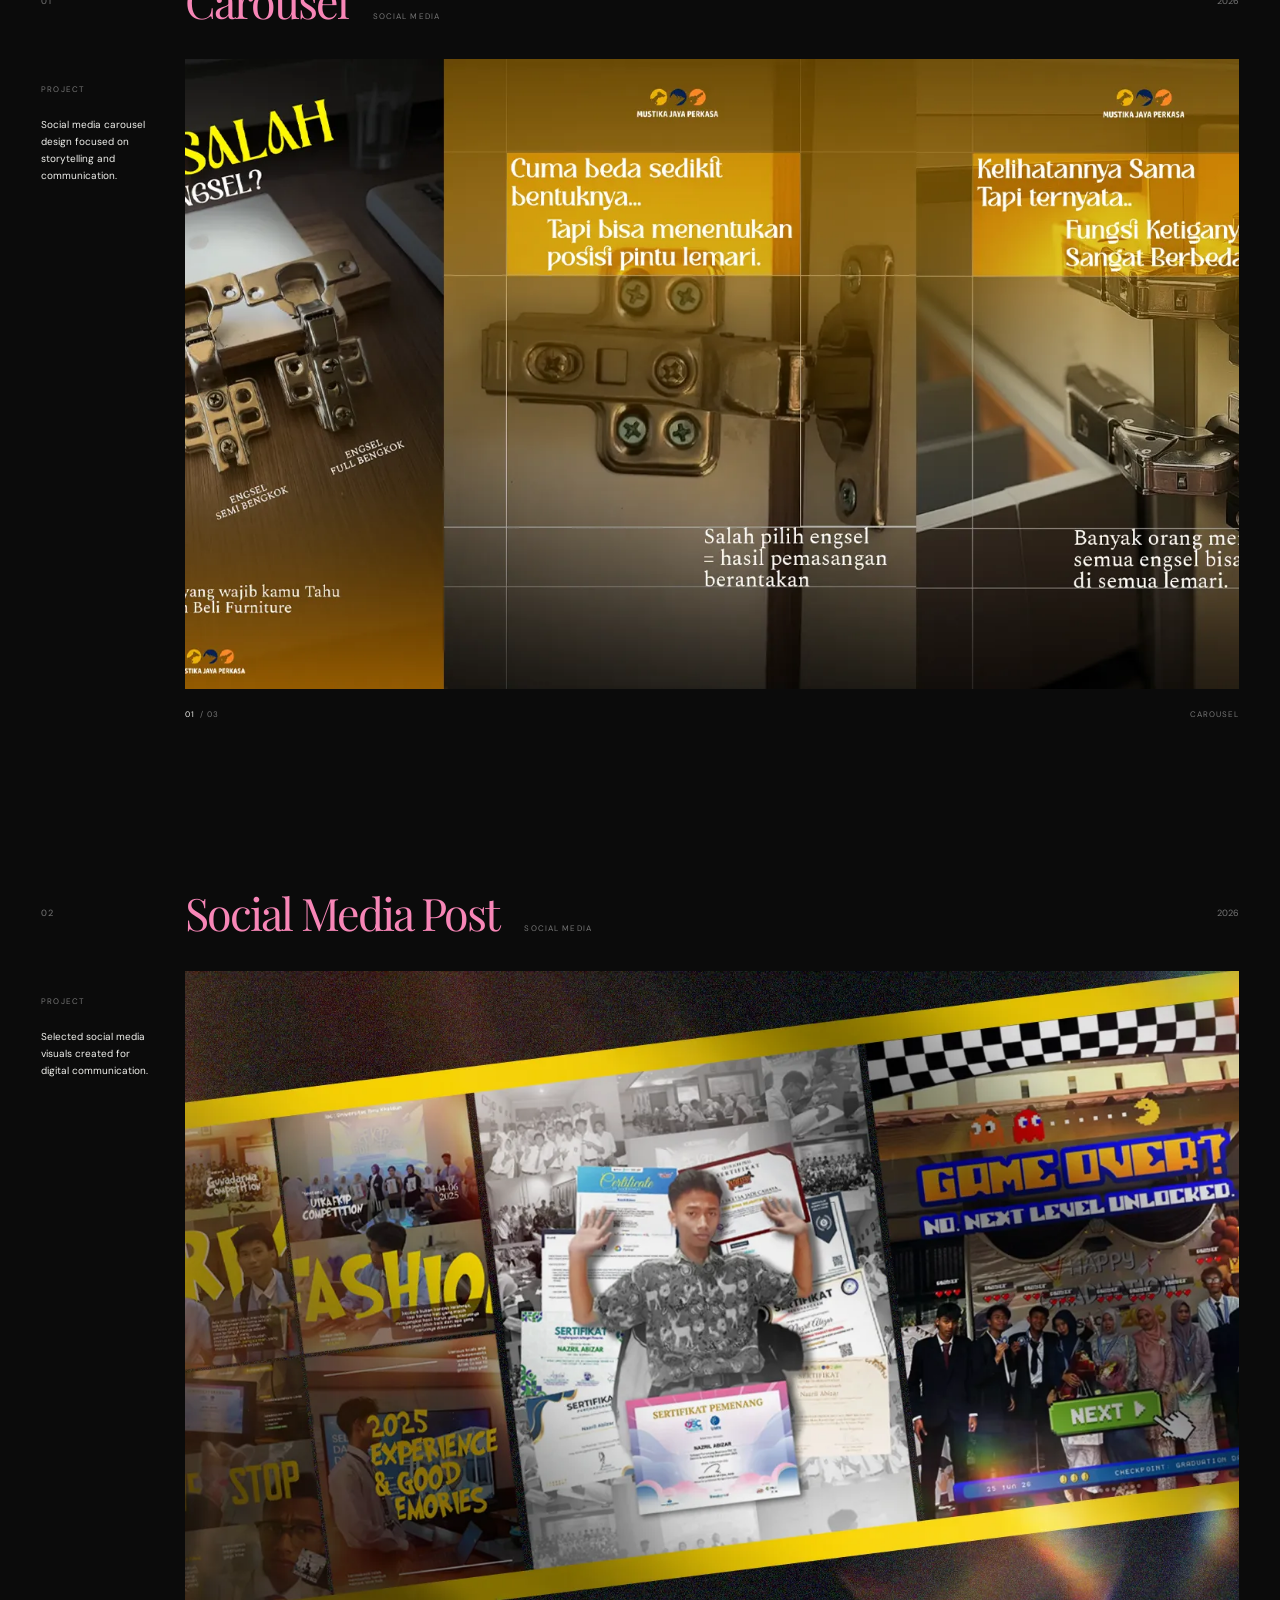
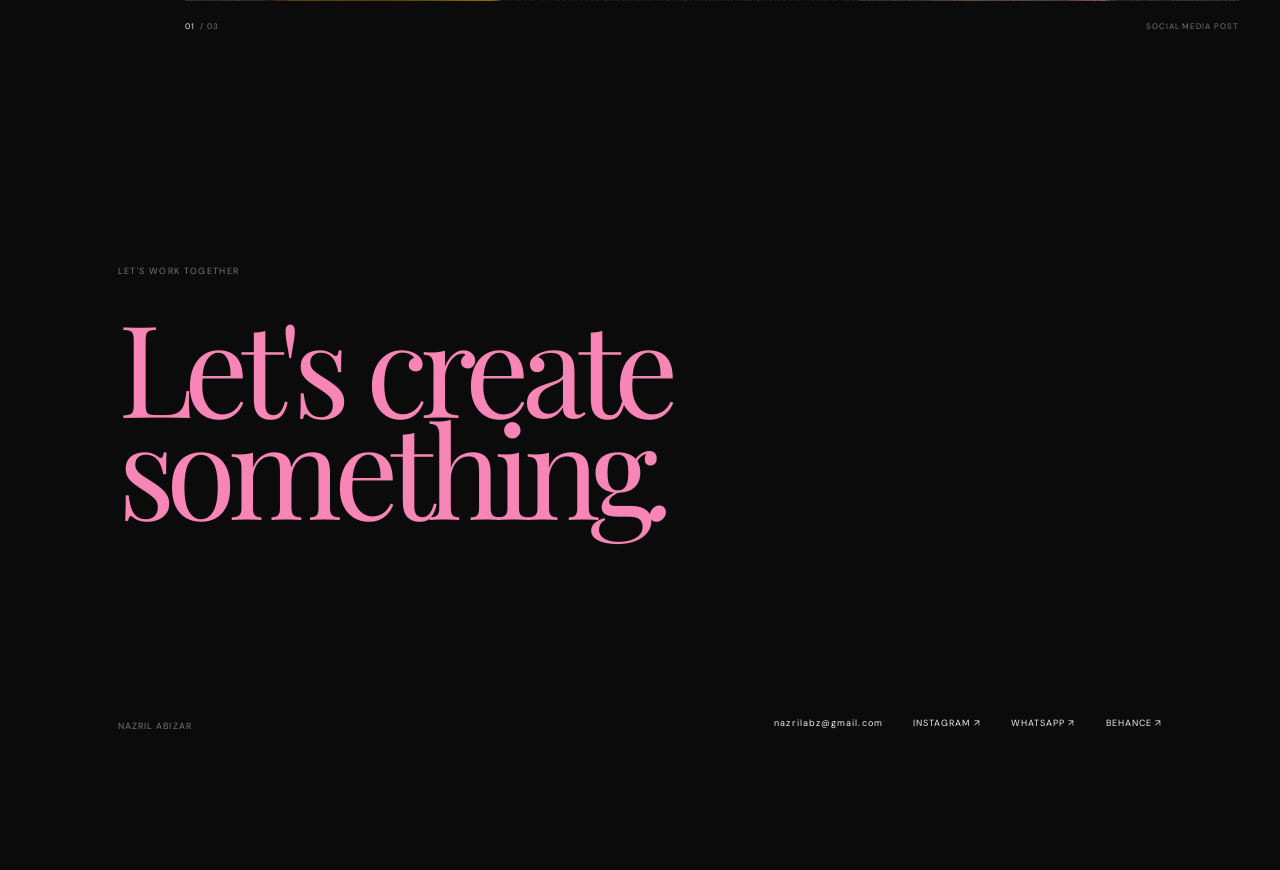
<file: design.html>
<!DOCTYPE html>
<html lang="en">

<head>

    <meta charset="UTF-8">

    <meta
        name="viewport"
        content="width=device-width, initial-scale=1.0"
    >

    <title>Nazril Abizar — Design</title>


    <!-- Prevent theme flash -->
    <script>
        if (localStorage.getItem("theme") === "light") {
            document.documentElement.classList.add("light-mode");
        }
    </script>


    <!-- Google Fonts -->

    <link rel="preconnect" href="https://fonts.googleapis.com">

    <link
        rel="preconnect"
        href="https://fonts.gstatic.com"
        crossorigin
    >

    <link
        href="https://fonts.googleapis.com/css2?family=DM+Sans:wght@400;500;600&family=Playfair+Display:ital,wght@0,400;0,500;1,400&display=swap"
        rel="stylesheet"
    >


    <!-- CSS -->

    <link
        rel="stylesheet"
        href="design.css"
    >

</head>


<body>


<!-- =====================================================
     NAVBAR
===================================================== -->

<header class="navbar">


    <!-- LOGO -->

    <a
        href="index.html"
        class="logo"
    >
        NAZRIL
    </a>


    <!-- MENU -->

    <nav>

        <a href="index.html">
            HOME
        </a>

        <a
            href="design.html"
            class="active"
        >
            DESIGN
        </a>

        <a href="video.html">
            VIDEO
        </a>

        <a href="code.html">
            CODE
        </a>

        <a href="#contact">
            CONTACT
        </a>

    </nav>


    <!-- RIGHT -->

    <div class="navbar-right">


        <!-- THEME BUTTON -->

    
        <span class="nav-number">
            02
        </span>

    </div>

</header>



<!-- =====================================================
     MAIN
===================================================== -->

<main>


<!-- =====================================================
     HERO
===================================================== -->

<section class="hero">


    <div class="hero-top">

        <span>
            SELECTED WORKS
        </span>

        <span>
            DESIGN / 2026
        </span>

    </div>


    <div class="hero-bottom">

        <h1>
            Design<span>.</span>
        </h1>


        <p>
            Visual communication created to attract
            attention, communicate ideas, and build
            meaningful visual experiences.
        </p>

    </div>

</section>

<div class="section-divider">
    <img
        src="assets/home/GIF.gif"
        alt=""
    >
</div>

<!-- =====================================================
     ADVERTISING
===================================================== -->

<section class="category">


    <div class="category-header">

        <div class="category-number">
            01
        </div>


        <div>

            <h2>
                Advertising
            </h2>

            <p>
                Visual communication created to attract
                attention, communicate ideas, and promote
                brands.
            </p>

        </div>

    </div>



    <!-- PROJECT 01 -->

    <article
        class="project"
        data-project="elixir"
    >

        <div class="project-heading">

            <span class="project-number">
                01
            </span>


            <div class="project-title">

                <h3>
                    Elixir Sauvage
                </h3>

                <span>
                    ADVERTISING
                </span>

            </div>


            <span class="project-year">
                2026
            </span>

        </div>


        <div class="project-content">


            <div class="project-description">

                <span>
                    PROJECT
                </span>

                <p>
                    Advertising visual exploration focused
                    on atmosphere, composition and
                    product storytelling.
                </p>

            </div>


            <div class="gallery">

                <div class="image-container">

                    <img
                        class="project-image"
                        src="assets/design/dior/th.webp"
                        alt="Elixir Sauvage"
                    >


                    <div class="click-indicator">

                        <span>
                            CLICK TO EXPLORE
                        </span>

                        <span>
                            ↗
                        </span>

                    </div>

                </div>


                <div class="gallery-meta">

                    <span class="image-counter">
                        <strong>01</strong> / 03
                    </span>

                    <span>
                        ELIXIR SAUVAGE
                    </span>

                </div>

            </div>

        </div>

    </article>



    <!-- PROJECT 02 -->

    <article
        class="project"
        data-project="taso"
    >

        <div class="project-heading">

            <span class="project-number">
                02
            </span>


            <div class="project-title">

                <h3>
                    Taso Baja Ringan Billboard Design
                </h3>

                <span>
                    ADVERTISING
                </span>

            </div>


            <span class="project-year">
                2026
            </span>

        </div>


        <div class="project-content">

            <div class="project-description">

                <span>
                    PROJECT
                </span>

                <p>
                    Promotional advertising design
                    exploring product presentation and
                    commercial communication.
                </p>

            </div>


            <div class="gallery">

                <div class="image-container">

                    <img
                        class="project-image"
                        src="assets/design/TASO/mockup bil 2.webp"
                        alt="Taso Baja Ringan"
                    >


                    <div class="click-indicator">

                        <span>
                            CLICK TO EXPLORE
                        </span>

                        <span>
                            ↗
                        </span>

                    </div>

                </div>


                <div class="gallery-meta">

                    <span class="image-counter">
                        <strong>01</strong> / 03
                    </span>

                    <span>
                        TASO BAJA RINGAN
                    </span>

                </div>

            </div>

        </div>

    </article>



    <!-- PROJECT 03 -->

    <article
        class="project"
        data-project="film"
    >

        <div class="project-heading">

            <span class="project-number">
                03
            </span>


            <div class="project-title">

                <h3>
                    Movie Poster
                </h3>

                <span>
                    ADVERTISING
                </span>

            </div>


            <span class="project-year">
                2026
            </span>

        </div>


        <div class="project-content">

            <div class="project-description">

                <span>
                    PROJECT
                </span>

                <p>
                    Cinematic poster exploration focused
                    on visual storytelling and atmosphere.
                </p>

            </div>


            <div class="gallery">

                <div class="image-container">

                    <img
                        class="project-image"
                        src="assets/design/FILM/poster film.webp"
                        alt="Film Poster"
                    >


                    <div class="click-indicator">

                        <span>
                            CLICK TO EXPLORE
                        </span>

                        <span>
                            ↗
                        </span>

                    </div>

                </div>


                <div class="gallery-meta">

                    <span class="image-counter">
                        <strong>01</strong> / 03
                    </span>

                    <span>
                        POSTER FILM
                    </span>

                </div>

            </div>

        </div>

    </article>

</section>

<div class="section-divider">
    <img
        src="assets/home/GIF.gif"
        alt=""
    >
</div>

<!-- =====================================================
     BRANDING DESIGN
===================================================== -->

<section class="category">


    <div class="category-header">

        <div class="category-number">
            02
        </div>


        <div>

            <h2>
                Branding<br>
                Design
            </h2>

            <p>
                Visual identities designed to give brands
                a distinctive character and visual language.
            </p>

        </div>

    </div>



    <!-- PROJECT 01 -->

    <article
        class="project"
        data-project="saturday"
    >

        <div class="project-heading">

            <span class="project-number">
                01
            </span>


            <div class="project-title">

                <h3>
                    Saturday Bliss
                </h3>

                <span>
                    a logo from an ice cream company, with the philosophy of the moon shining on sweetness
                </span>

            </div>


            <span class="project-year">
                2026
            </span>

        </div>


        <div class="project-content">

            <div class="project-description">

                <span>
                    PROJECT
                </span>

                <p>
                    Brand identity exploration built around
                    a distinctive visual personality.
                </p>

            </div>


            <div class="gallery">

                <div class="image-container">

                    <img
                        class="project-image"
                        src="assets/design/ES/saturday-bliss-1.webp"
                        alt="Saturday Bliss"
                    >


                    <div class="click-indicator">

                        <span>
                            CLICK TO EXPLORE
                        </span>

                        <span>
                            ↗
                        </span>

                    </div>

                </div>


                <div class="gallery-meta">

                    <span class="image-counter">
                        <strong>01</strong> / 03
                    </span>

                    <span>
                        SATURDAY BLISS
                    </span>

                </div>

            </div>

        </div>

    </article>



    <!-- PROJECT 02 -->

    <article
        class="project"
        data-project="mascot"
    >

        <div class="project-heading">

            <span class="project-number">
                02
            </span>


            <div class="project-title">

                <h3>
                    Mascot MUAT
                </h3>

                <span>
                    the mascot of the cargo company, MUAT, which has a strong philosophy, traditional values, and is fast like their cargo deliveries
                </span>

            </div>


            <span class="project-year">
                2026
            </span>

        </div>


        <div class="project-content">

            <div class="project-description">

                <span>
                    PROJECT
                </span>

                <p>
                    Character development and mascot
                    design created for brand communication.
                </p>

            </div>


            <div class="gallery">

                <div class="image-container">

                    <img
                        class="project-image"
                        src="assets/design/atro/ATRO TH.webp"
                        alt="Mascot MUAT"
                    >


                    <div class="click-indicator">

                        <span>
                            CLICK TO EXPLORE
                        </span>

                        <span>
                            ↗
                        </span>

                    </div>

                </div>


                <div class="gallery-meta">

                    <span class="image-counter">
                        <strong>01</strong> / 03
                    </span>

                    <span>
                        MASCOT MUAT
                    </span>

                </div>

            </div>

        </div>

    </article>



    <!-- PROJECT 03 -->

    <article
        class="project"
        data-project="zybara"
    >

        <div class="project-heading">

            <span class="project-number">
                03
            </span>


            <div class="project-title">

                <h3>
                    Zybara Studio Logo
                </h3>

                <span>
                    Logo of the printing company
                </span>

            </div>


            <span class="project-year">
                2026
            </span>

        </div>


        <div class="project-content">

            <div class="project-description">

                <span>
                    PROJECT
                </span>

                <p>
                    Logo and visual identity exploration
                    created for a creative studio.
                </p>

            </div>


            <div class="gallery">

                <div class="image-container">

                    <img
                        class="project-image"
                        src="assets/design/zybara/zybara (2).webp"
                        alt="Zybara Studio"
                    >


                    <div class="click-indicator">

                        <span>
                            CLICK TO EXPLORE
                        </span>

                        <span>
                            ↗
                        </span>

                    </div>

                </div>


                <div class="gallery-meta">

                    <span class="image-counter">
                        <strong>01</strong> / 03
                    </span>

                    <span>
                        ZYBARA STUDIO
                    </span>

                </div>

            </div>

        </div>

    </article>

</section>

<div class="section-divider">
    <img
        src="assets/home/GIF.gif"
        alt=""
    >
</div>

<!-- =====================================================
     SOCIAL MEDIA DESIGN
===================================================== -->

<section class="category">


    <div class="category-header">

        <div class="category-number">
            03
        </div>


        <div>

            <h2>
                Social Media<br>
                Design
            </h2>

            <p>
                Digital visuals created to communicate,
                engage and connect with audiences.
            </p>

        </div>

    </div>



    <!-- PROJECT 01 -->

    <article
        class="project"
        data-project="carousel"
    >

        <div class="project-heading">

            <span class="project-number">
                01
            </span>


            <div class="project-title">

                <h3>
                    Carousel
                </h3>

                <span>
                    SOCIAL MEDIA
                </span>

            </div>


            <span class="project-year">
                2026
            </span>

        </div>


        <div class="project-content">

            <div class="project-description">

                <span>
                    PROJECT
                </span>

                <p>
                    Social media carousel design focused
                    on storytelling and communication.
                </p>

            </div>


            <div class="gallery">

                <div class="image-container">

                    <img
                        class="project-image"
                        src="assets/design/carousel/car (2).webp"
                        alt="Carousel"
                    >


                    <div class="click-indicator">

                        <span>
                            CLICK TO EXPLORE
                        </span>

                        <span>
                            ↗
                        </span>

                    </div>

                </div>


                <div class="gallery-meta">

                    <span class="image-counter">
                        <strong>01</strong> / 03
                    </span>

                    <span>
                        CAROUSEL
                    </span>

                </div>

            </div>

        </div>

    </article>



    <!-- PROJECT 02 -->

    <article
        class="project"
        data-project="social"
    >

        <div class="project-heading">

            <span class="project-number">
                02
            </span>


            <div class="project-title">

                <h3>
                    Social Media Post
                </h3>

                <span>
                    SOCIAL MEDIA
                </span>

            </div>


            <span class="project-year">
                2026
            </span>

        </div>


        <div class="project-content">

            <div class="project-description">

                <span>
                    PROJECT
                </span>

                <p>
                    Selected social media visuals created
                    for digital communication.
                </p>

            </div>


            <div class="gallery">

                <div class="image-container">

                    <img
                        class="project-image"
                        src="assets/design/SOCIAL/sosmed.webp"
                        alt="Social Media Post"
                    >


                    <div class="click-indicator">

                        <span>
                            CLICK TO EXPLORE
                        </span>

                        <span>
                            ↗
                        </span>

                    </div>

                </div>


                <div class="gallery-meta">

                    <span class="image-counter">
                        <strong>01</strong> / 03
                    </span>

                    <span>
                        SOCIAL MEDIA POST
                    </span>

                </div>

            </div>

        </div>

    </article>





<!-- =====================================================
     FOOTER
===================================================== -->

<footer id="contact">

    <div class="footer-main">

        <span class="footer-label">
            LET'S WORK TOGETHER
        </span>

        <h2>
            Let's create<br>
            something<span>.</span>
        </h2>

    </div>

    <div class="footer-bottom">

        <span>
            NAZRIL ABIZAR
        </span>

        <div class="footer-links">

            <a href="mailto:nazrilabz@gmail.com">
                nazrilabz@gmail.com
            </a>

            <a
                href="https://instagram.com/abizarsocrates"
                target="_blank"
                rel="noopener"
            >
                INSTAGRAM ↗
            </a>

            <a
                href="https://wa.me/6281586120059"
                target="_blank"
                rel="noopener"
            >
                WHATSAPP ↗
            </a>

            <a
                href="https://www.behance.net/nazrilabizar1"
                target="_blank"
                rel="noopener"
            >
                BEHANCE ↗
            </a>

        </div>

    </div>

</footer>


</main>



<!-- JAVASCRIPT -->

<script src="design.js"></script>

</body>

</html>
</file>
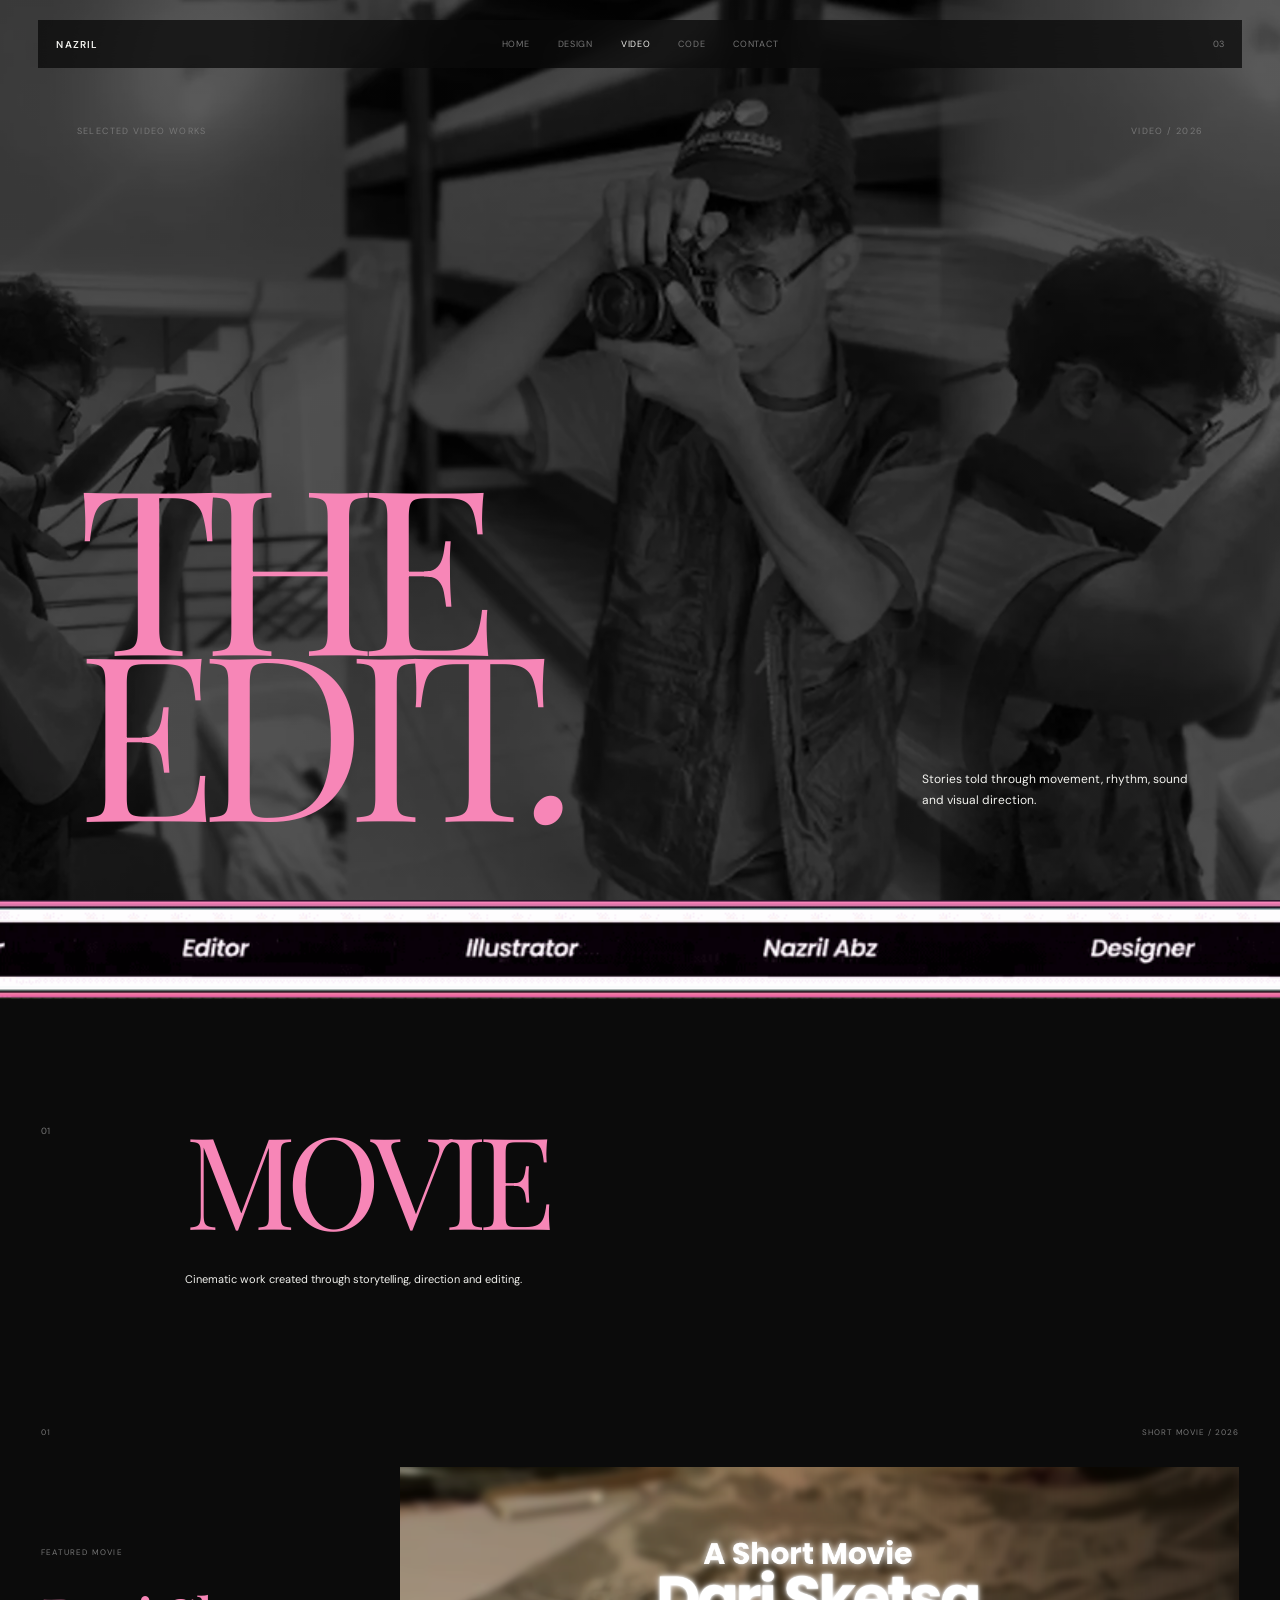
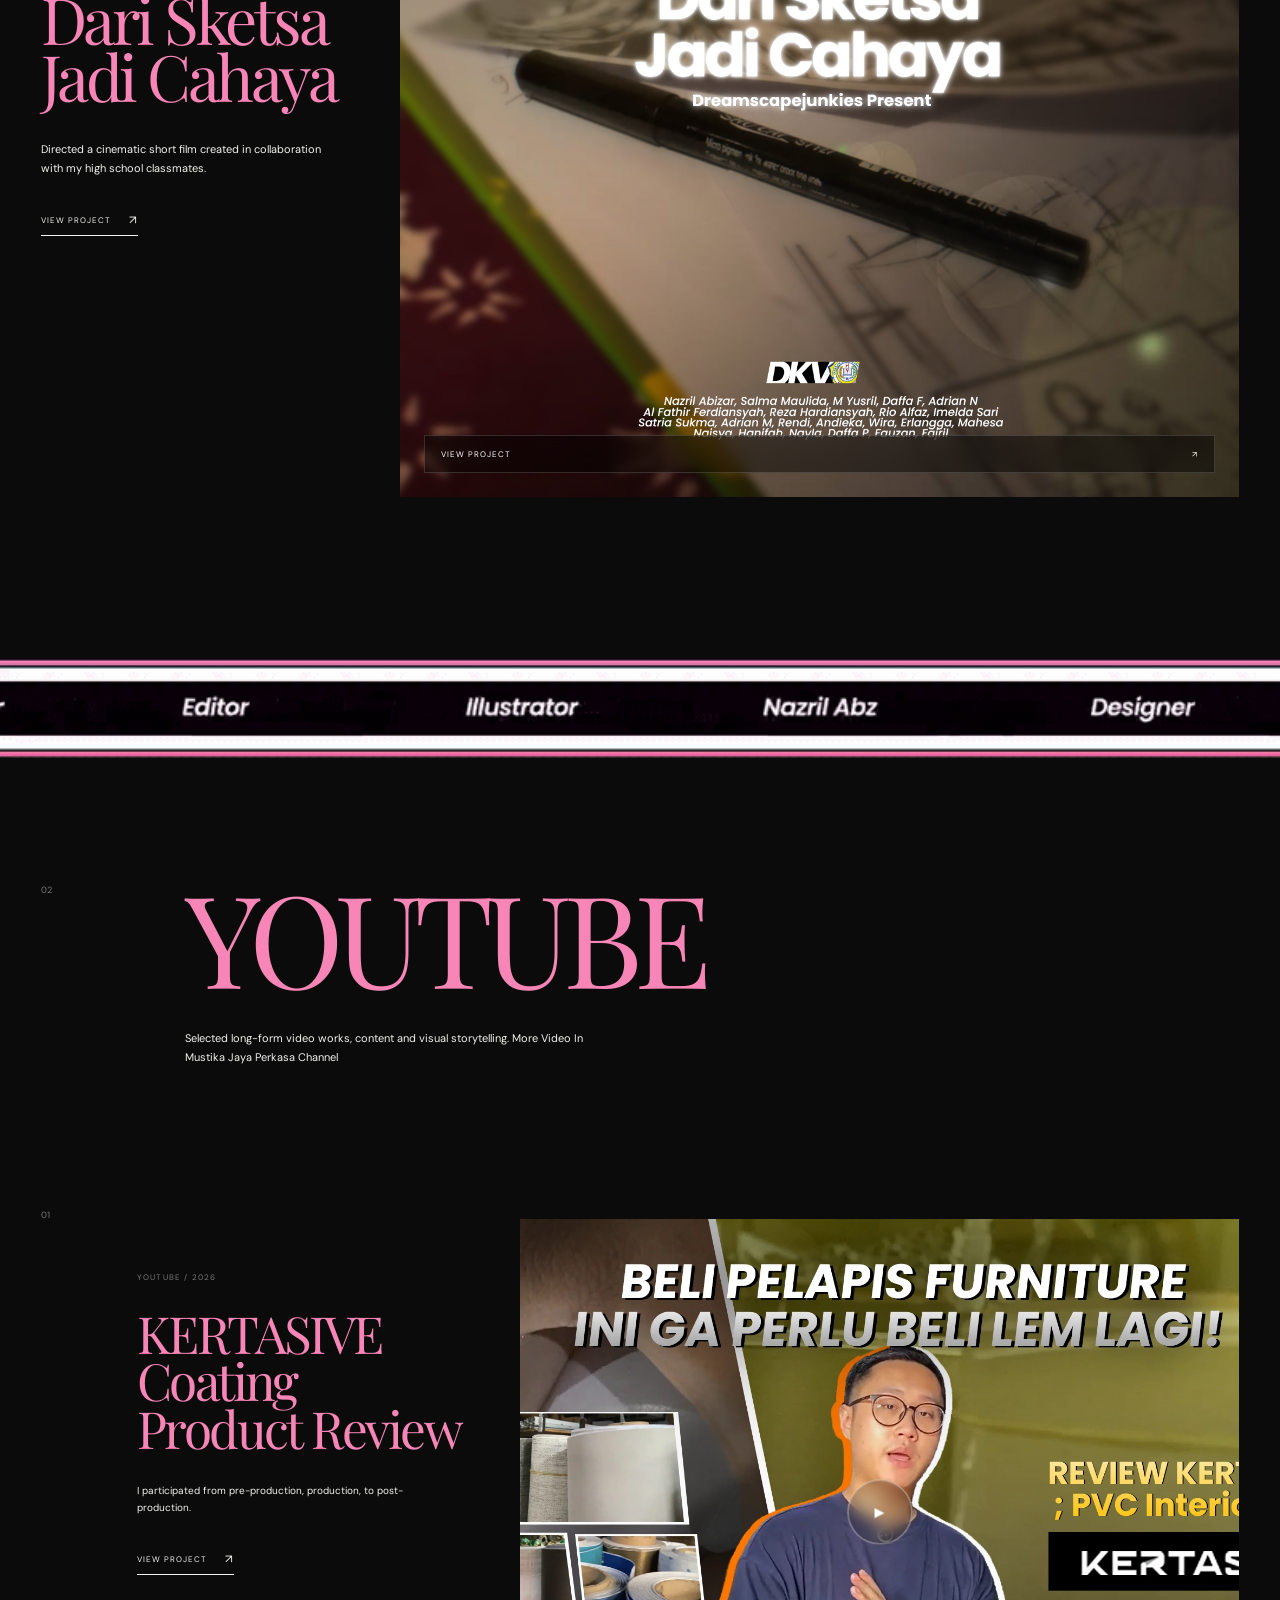
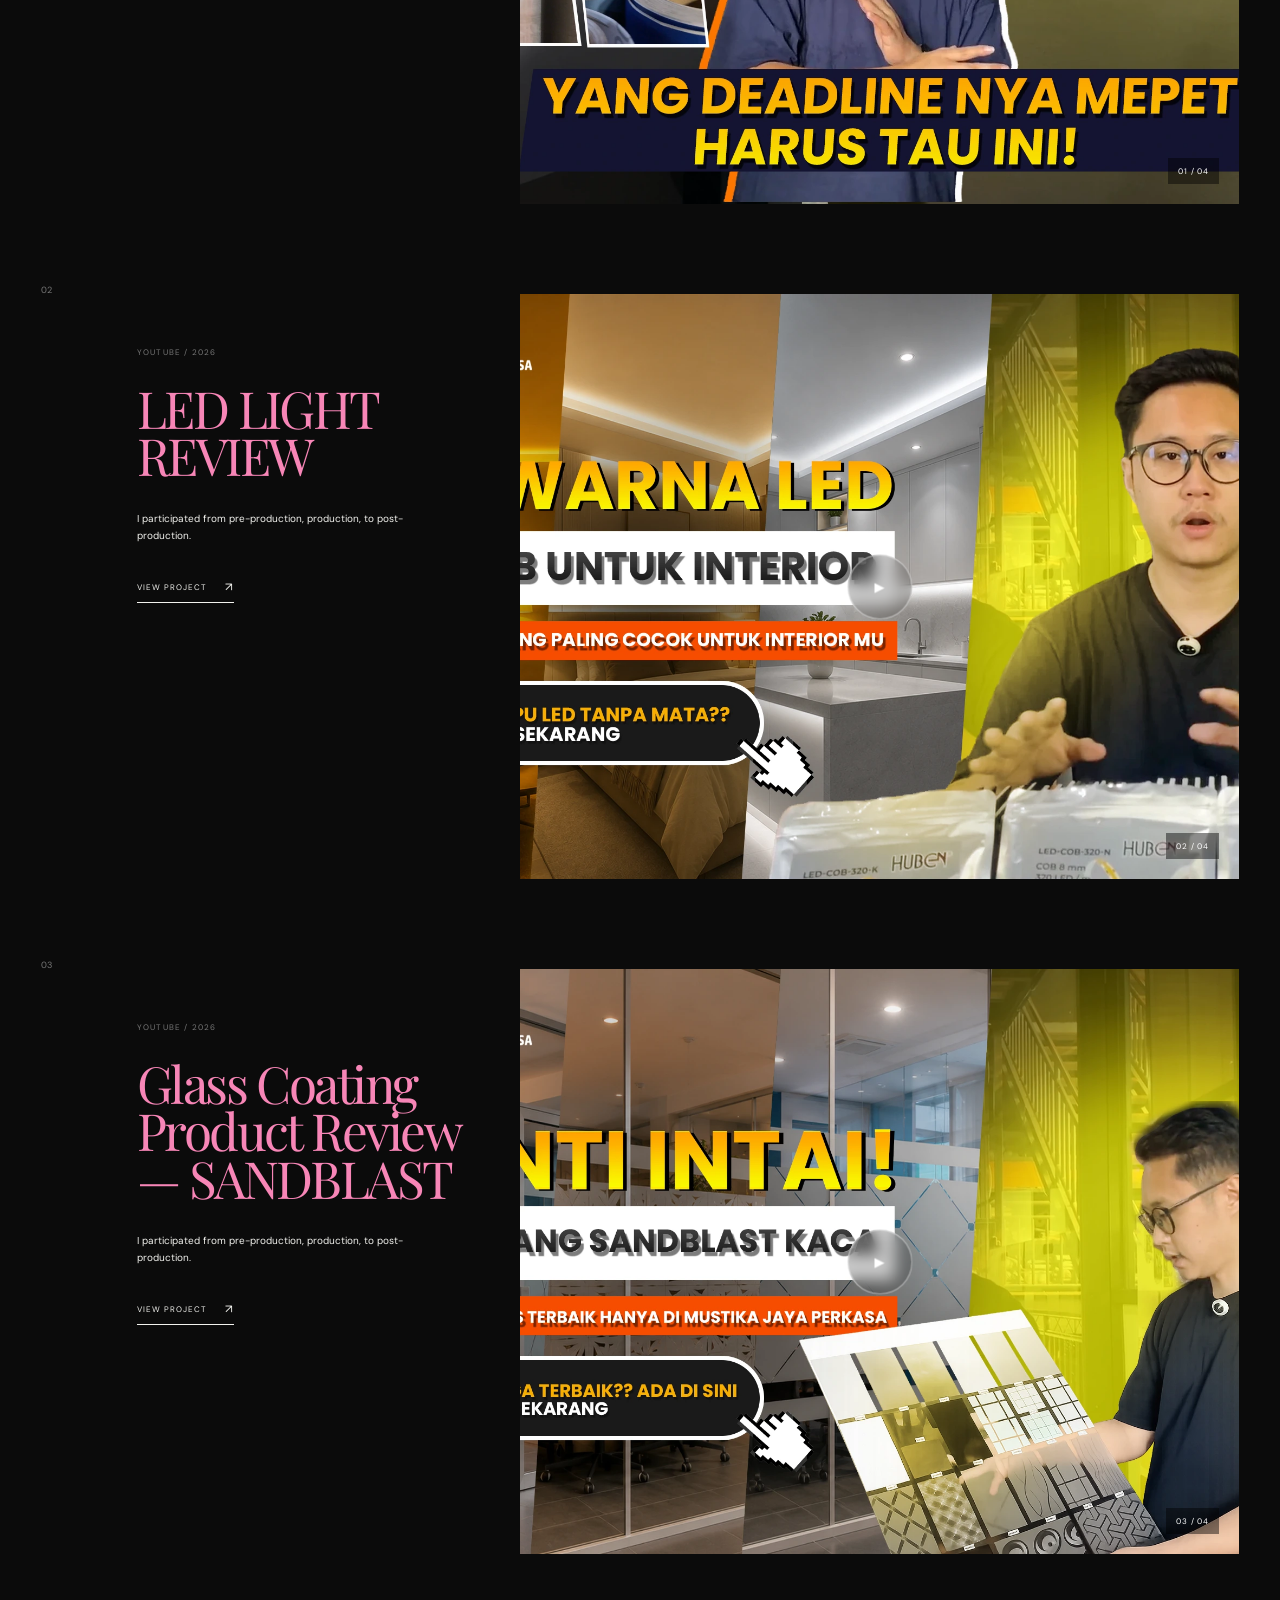
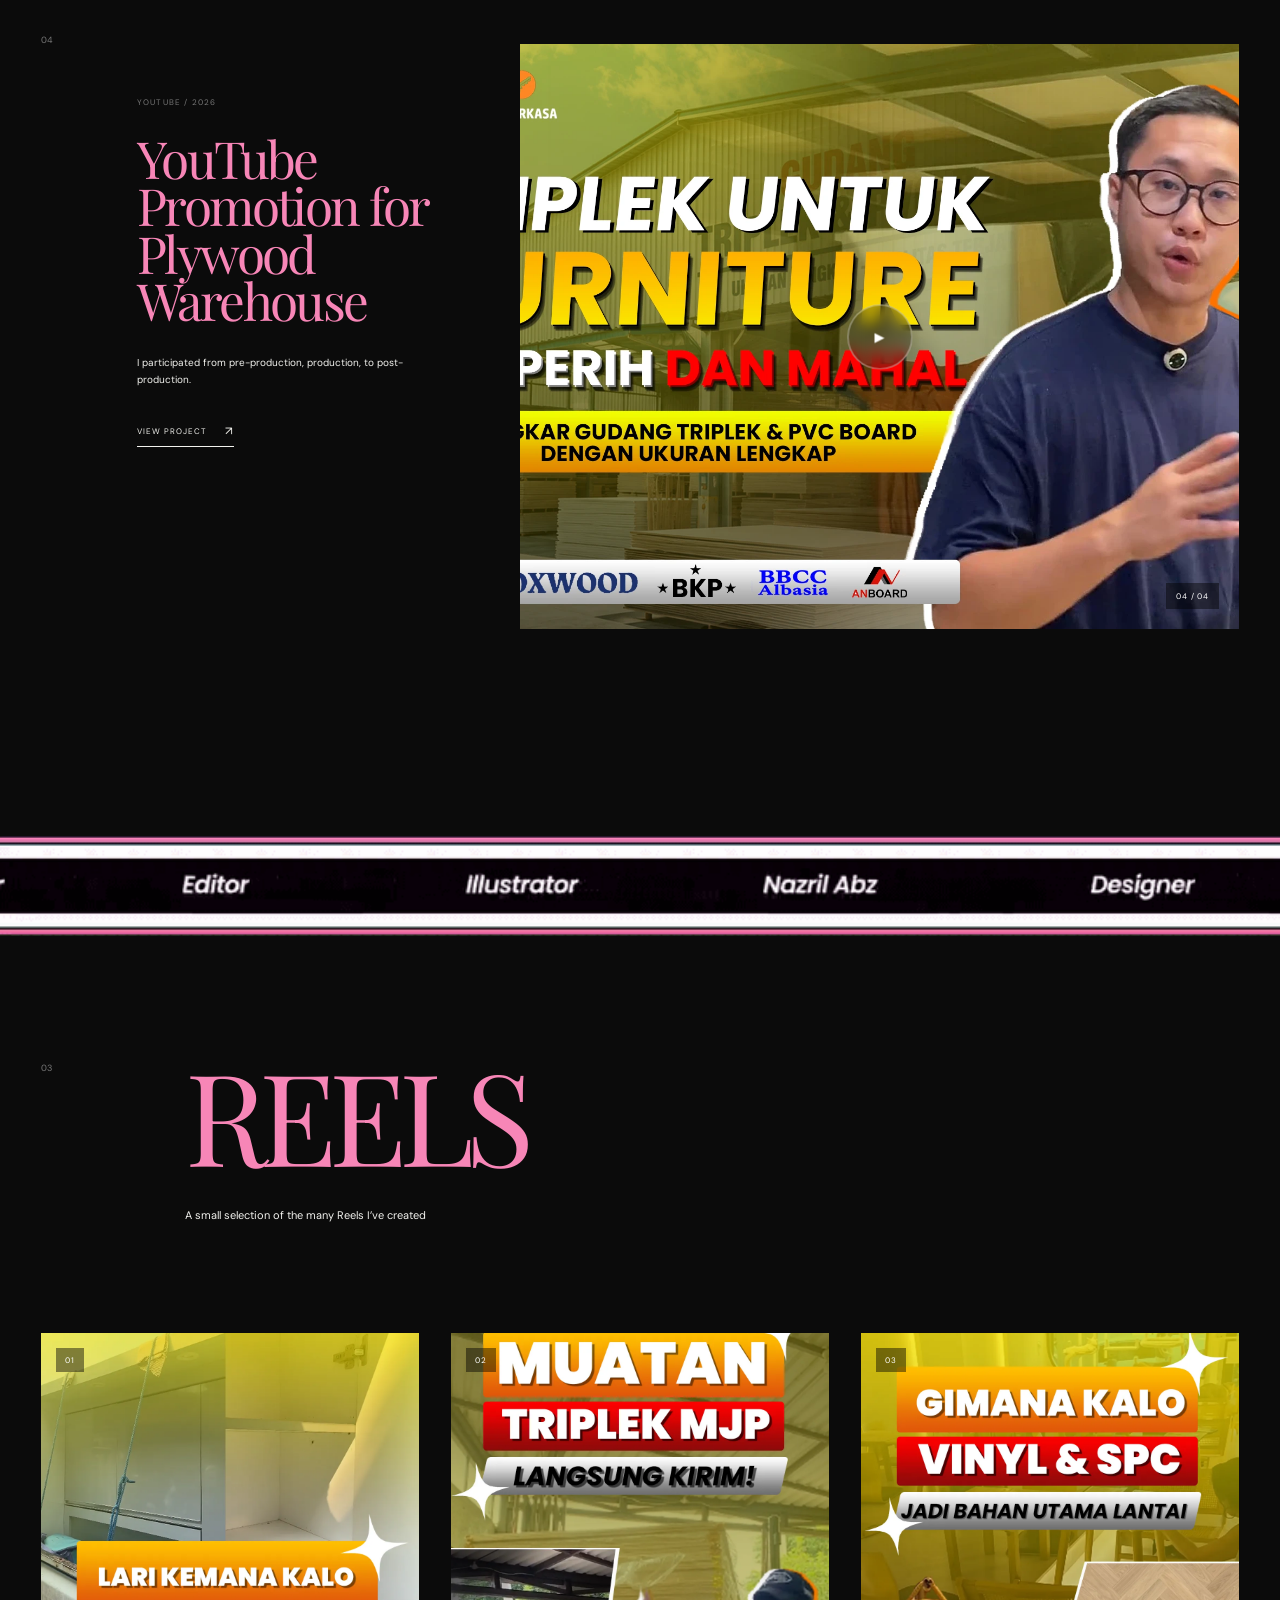
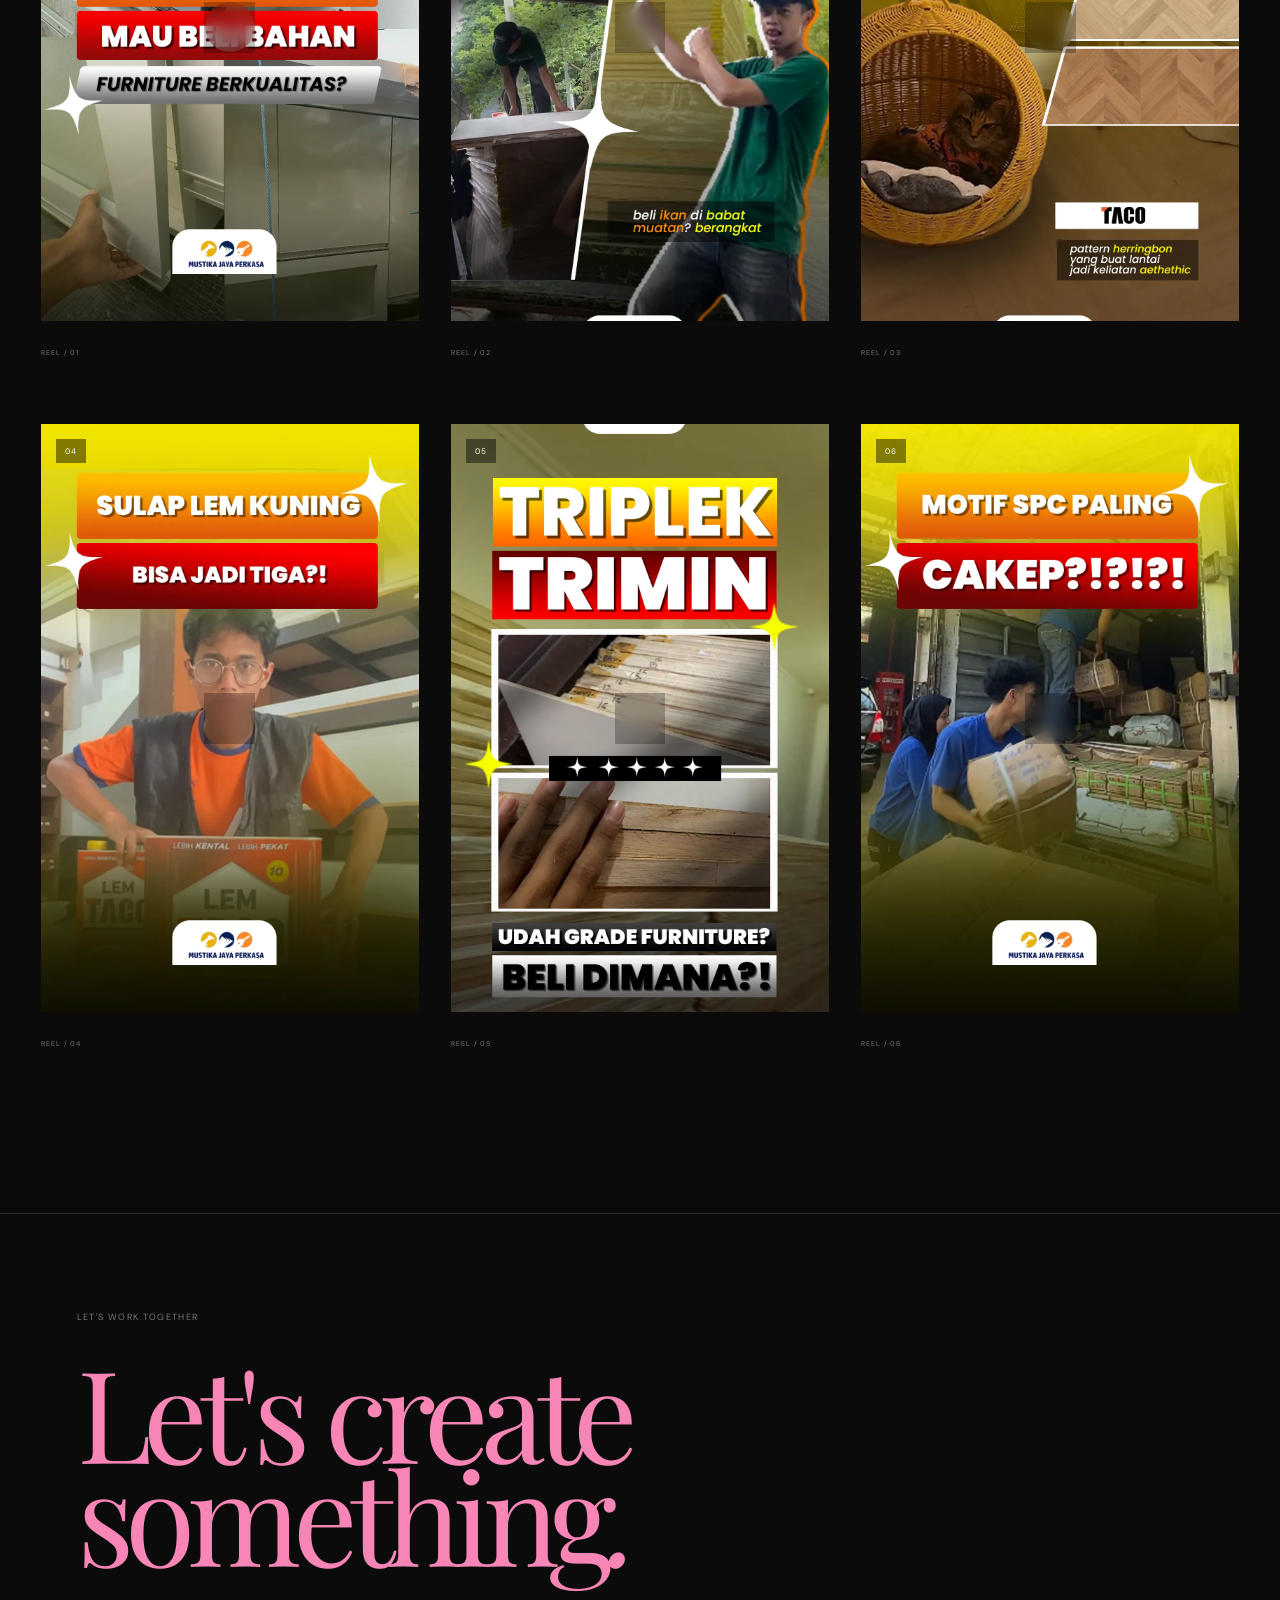
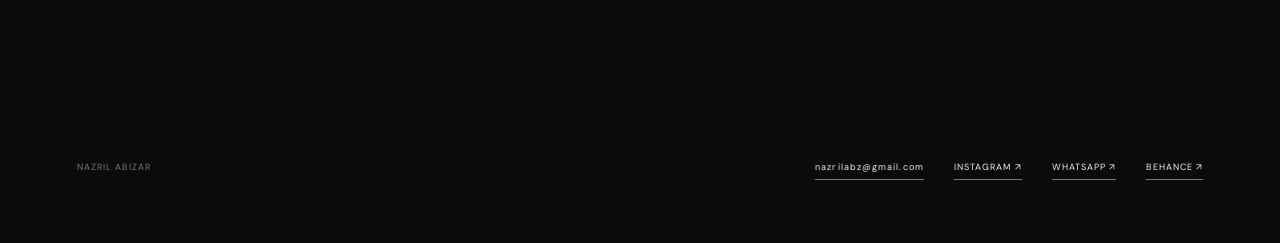
<file: video.html>
<!DOCTYPE html>
<html lang="en">

<head>

    <meta charset="UTF-8">

    <meta
        name="viewport"
        content="width=device-width, initial-scale=1.0"
    >

    <title>Nazril Abizar — Video</title>


    <!-- Prevent theme flash -->
    <script>
        if (localStorage.getItem("theme") === "light") {
            document.documentElement.classList.add("light-mode");
        }
    </script>


    <!-- Fonts -->
    <link rel="preconnect" href="https://fonts.googleapis.com">

    <link
        rel="preconnect"
        href="https://fonts.gstatic.com"
        crossorigin
    >

    <link
        href="https://fonts.googleapis.com/css2?family=DM+Sans:wght@400;500;600&family=Playfair+Display:ital,wght@0,400;0,500;1,400&display=swap"
        rel="stylesheet"
    >


    <link
        rel="stylesheet"
        href="video.css"
    >

</head>


<body>


<!-- =====================================================
     NAVBAR
===================================================== -->

<header class="navbar">


    <a
        href="index.html"
        class="logo"
    >
        NAZRIL
    </a>


    <nav>

        <a href="index.html">
            HOME
        </a>

        <a href="design.html">
            DESIGN
        </a>

        <a
            href="video.html"
            class="active"
        >
            VIDEO
        </a>

        <a href="code.html">
            CODE
        </a>

        <a href="#contact">
            CONTACT
        </a>

    </nav>


    <div class="navbar-right">


        <span class="nav-number">
            03
        </span>

    </div>

</header>



<!-- =====================================================
     MAIN
===================================================== -->

<main>


<!-- =====================================================
     HERO
===================================================== -->

<section class="hero">

    <div class="hero-top">

        <span>
            SELECTED VIDEO WORKS
        </span>

        <span>
            VIDEO / 2026
        </span>

    </div>


    <div class="hero-bottom">

        <h1>
            THE EDIT<span>.</span>
        </h1>


        <p>
            Stories told through movement, rhythm,
            sound and visual direction.
        </p>

    </div>

</section>

<div class="section-divider">
    <img
        src="assets/home/GIF.gif"
        alt=""
    >
</div>

<!-- =====================================================
     01 — FILM
===================================================== -->

<section class="video-section">

    <div class="section-header">

        <div class="section-number">
            01
        </div>

        <div>

            <h2>
                Movie
            </h2>

            <p>
                Cinematic work created through
                storytelling, direction and editing.
            </p>

        </div>

    </div>


    <article class="film-project">

        <div class="project-meta">

            <span>
                01
            </span>

            <span>
                SHORT MOVIE / 2026
            </span>

        </div>


        <div class="film-layout">

            <div class="film-info">

                <span class="project-label">
                    FEATURED MOVIE
                </span>


                <h3>
                    Dari Sketsa Jadi Cahaya
                </h3>


                <p>
                    Directed a cinematic short film created in collaboration with my high school classmates.
                </p>


                <a
                    class="view-project"
                    href="https://youtu.be/N1rpCXPfmO8?si=yjpYAInKX0rUqOFY"
                    target="_blank"
                    rel="noopener noreferrer"
                >
                    VIEW PROJECT
                    <span>↗</span>
                </a>

            </div>


            <div
                class="video-thumbnail"
                data-video-type="youtube"
                data-video="https://www.youtube.com/embed/N1rpCXPfmO8"
            >

                <img
                    src="assets/video/th dkv.png"
                    alt="Dari Sketsa Jadi Cahaya"
                >


                <div class="thumbnail-overlay">

                    <span>
                        VIEW PROJECT
                    </span>

                    <span>
                        ↗
                    </span>

                </div>

            </div>

        </div>

    </article>

</section>

<div class="section-divider">
    <img
        src="assets/home/GIF.gif"
        alt=""
    >
</div>

<!-- =====================================================
     02 — YOUTUBE
===================================================== -->

<section class="video-section youtube-section">

    <div class="section-header">

        <div class="section-number">
            02
        </div>

        <div>

            <h2>
                YouTube
            </h2>

            <p>
                Selected long-form video works,
                content and visual storytelling. More Video In Mustika Jaya Perkasa Channel
            </p>

        </div>

    </div>






    <!-- =================================================
         YOUTUBE 01
    ================================================== -->

    <article class="youtube-project">

        <div class="youtube-number">
            01
        </div>


        <div class="youtube-info">

            <span class="project-label">
                YOUTUBE / 2026
            </span>


            <h3>
                KERTASIVE Coating Product Review
            </h3>


            <p>
                I participated from pre-production,
                production, to post-production.
            </p>


            <a
                class="view-project"
                href="https://www.youtube.com/watch?v=0iyhR48mNJk"
                target="_blank"
                rel="noopener noreferrer"
            >
                VIEW PROJECT
                <span>↗</span>
            </a>

        </div>


        <div
            class="youtube-thumbnail"
            data-video-type="youtube"
            data-video="https://www.youtube.com/embed/0iyhR48mNJk"
        >

            <img
                src="assets/video/kertasive ytyt.webp"
                alt="Kertasive Coating Product Review"
            >


            <div class="play-symbol">
                ▶
            </div>


            <div class="thumbnail-number">
                01 / 04
            </div>

        </div>

    </article>



    <!-- =================================================
         YOUTUBE 02
    ================================================== -->

    <article class="youtube-project">

        <div class="youtube-number">
            02
        </div>


        <div class="youtube-info">

            <span class="project-label">
                YOUTUBE / 2026
            </span>


            <h3>
                LED LIGHT REVIEW
            </h3>


            <p>
                I participated from pre-production,
                production, to post-production.
            </p>


            <a
                class="view-project"
                href="https://www.youtube.com/watch?v=iR9Tpm87JBQ"
                target="_blank"
                rel="noopener noreferrer"
            >
                VIEW PROJECT
                <span>↗</span>
            </a>

        </div>


        <div
            class="youtube-thumbnail"
            data-video-type="youtube"
            data-video="https://www.youtube.com/embed/iR9Tpm87JBQ"
        >

            <img
                src="assets/video/LAMPU LED.webp"
                alt="LED Light Review"
            >


            <div class="play-symbol">
                ▶
            </div>


            <div class="thumbnail-number">
                02 / 04
            </div>

        </div>

    </article>



    <!-- =================================================
         YOUTUBE 03
    ================================================== -->

    <article class="youtube-project">

        <div class="youtube-number">
            03
        </div>


        <div class="youtube-info">

            <span class="project-label">
                YOUTUBE / 2026
            </span>


            <h3>
                Glass Coating Product Review — SANDBLAST
            </h3>


            <p>
                I participated from pre-production,
                production, to post-production.
            </p>


            <a
                class="view-project"
                href="https://www.youtube.com/watch?v=LCgRA9yXPCU"
                target="_blank"
                rel="noopener noreferrer"
            >
                VIEW PROJECT
                <span>↗</span>
            </a>

        </div>


        <div
            class="youtube-thumbnail"
            data-video-type="youtube"
            data-video="https://www.youtube.com/embed/LCgRA9yXPCU"
        >

            <img
                src="assets/video/SANDBLAST.webp"
                alt="Sandblast Glass Coating Product Review"
            >


            <div class="play-symbol">
                ▶
            </div>


            <div class="thumbnail-number">
                03 / 04
            </div>

        </div>

    </article>



    <!-- =================================================
         YOUTUBE 04
    ================================================== -->

    <article class="youtube-project">

        <div class="youtube-number">
            04
        </div>


        <div class="youtube-info">

            <span class="project-label">
                YOUTUBE / 2026
            </span>


            <h3>
                YouTube Promotion for Plywood Warehouse
            </h3>


            <p>
                I participated from pre-production,
                production, to post-production.
            </p>


            <a
                class="view-project"
                href="https://www.youtube.com/watch?v=HCEcH9mabe0"
                target="_blank"
                rel="noopener noreferrer"
            >
                VIEW PROJECT
                <span>↗</span>
            </a>

        </div>


        <div
            class="youtube-thumbnail"
            data-video-type="youtube"
            data-video="https://www.youtube.com/embed/HCEcH9mabe0"
        >

            <img
                src="assets/video/YOUTUBE, TRIPLEK.webp"
                alt="Plywood Warehouse YouTube Promotion"
            >


            <div class="play-symbol">
                ▶
            </div>


            <div class="thumbnail-number">
                04 / 04
            </div>

        </div>

    </article>

</section>

<div class="section-divider">
    <img
        src="assets/home/GIF.gif"
        alt=""
    >
</div>

<!-- =====================================================
     03 — REELS
===================================================== -->

<section class="video-section reels-section">

    <div class="section-header">

        <div class="section-number">
            03
        </div>

        <div>
            <h2>
                Reels
            </h2>

            <p>
                A small selection of the many Reels I’ve created
            </p>
        </div>

    </div>


    <div class="reels-grid">


        <!-- REEL 01 -->

        <article class="reel-project">

            <div
                class="reel-thumbnail"
                data-video="https://res.cloudinary.com/vrsdgive/video/upload/v1786497626/KITCHEN_SET_CUSTOMER.webm"
            >

                <img
                    src="assets/video/reels/th/LARI.webp"
                    alt="Reel 01"
                >

                <video
                    class="reel-video"
                    muted
                    loop
                    playsinline
                    preload="metadata"
                >

                    <source
                        src="https://res.cloudinary.com/vrsdgive/video/upload/v1786497626/KITCHEN_SET_CUSTOMER.webm"
                        type="video/webm"
                    >

                </video>

                <div class="reel-play">
                    ▶
                </div>

                <span class="reel-number">
                    01
                </span>

            </div>

            <div class="reel-info">
                <span>
                    REEL / 01
                </span>
            </div>

        </article>


        <!-- REEL 02 -->

        <article class="reel-project">

            <div
                class="reel-thumbnail"
                data-video="https://res.cloudinary.com/vrsdgive/video/upload/v1786497670/MUATAN_MJP_TGL_30.webm"
            >

                <img
                    src="assets/video/reels/th/MUATAN.webp"
                    alt="Reel 02"
                >

                <video
                    class="reel-video"
                    muted
                    loop
                    playsinline
                    preload="metadata"
                >

                    <source
                        src="https://res.cloudinary.com/vrsdgive/video/upload/v1786497670/MUATAN_MJP_TGL_30.webm"
                        type="video/webm"
                    >

                </video>

                <div class="reel-play">
                    ▶
                </div>

                <span class="reel-number">
                    02
                </span>

            </div>

            <div class="reel-info">
                <span>
                    REEL / 02
                </span>
            </div>

        </article>


        <!-- REEL 03 -->

        <article class="reel-project">

            <div
                class="reel-thumbnail"
                data-video="https://res.cloudinary.com/vrsdgive/video/upload/v1786499160/catcafe.mp4"
            >

                <img
                    src="assets/video/reels/th/spc.webp"
                    alt="Reel 03"
                >

                <video
                    class="reel-video"
                    muted
                    loop
                    playsinline
                    preload="metadata"
                >

                    <source
                        src="https://res.cloudinary.com/vrsdgive/video/upload/v1786499160/catcafe.mp4"
                        type="video/mp4"
                    >

                </video>

                <div class="reel-play">
                    ▶
                </div>

                <span class="reel-number">
                    03
                </span>

            </div>

            <div class="reel-info">
                <span>
                    REEL / 03
                </span>
            </div>

        </article>


        <!-- REEL 04 -->

        <article class="reel-project">

            <div
                class="reel-thumbnail"
                data-video="https://res.cloudinary.com/vrsdgive/video/upload/v1786497604/SULAP_LEM_KUNING_TACO.webm"
            >

                <img
                    src="assets/video/reels/th/SULAP.webp"
                    alt="Reel 04"
                >

                <video
                    class="reel-video"
                    muted
                    loop
                    playsinline
                    preload="metadata"
                >

                    <source
                        src="https://res.cloudinary.com/vrsdgive/video/upload/v1786497604/SULAP_LEM_KUNING_TACO.webm"
                        type="video/webm"
                    >

                </video>

                <div class="reel-play">
                    ▶
                </div>

                <span class="reel-number">
                    04
                </span>

            </div>

            <div class="reel-info">
                <span>
                    REEL / 04
                </span>
            </div>

        </article>


        <!-- REEL 05 -->

        <article class="reel-project">

            <div
                class="reel-thumbnail"
                data-video="https://res.cloudinary.com/vrsdgive/video/upload/v1786497699/GREDE_FURNITURE.webm"
            >

                <img
                    src="assets/video/reels/th/TRIPLEK.webp"
                    alt="Reel 05"
                >

                <video
                    class="reel-video"
                    muted
                    loop
                    playsinline
                    preload="metadata"
                >

                    <source
                        src="https://res.cloudinary.com/vrsdgive/video/upload/v1786497699/GREDE_FURNITURE.webm"
                        type="video/webm"
                    >

                </video>

                <div class="reel-play">
                    ▶
                </div>

                <span class="reel-number">
                    05
                </span>

            </div>

            <div class="reel-info">
                <span>
                    REEL / 05
                </span>
            </div>

        </article>


        <!-- REEL 06 -->

        <article class="reel-project">

            <div
                class="reel-thumbnail"
                data-video="https://res.cloudinary.com/vrsdgive/video/upload/v1786499101/KONTEN_GROSIR_BLUR_REVISI.mp4"
            >

                <img
                    src="assets/video/reels/th/thththt.webp"
                    alt="Reel 06"
                >

                <video
                    class="reel-video"
                    muted
                    loop
                    playsinline
                    preload="metadata"
                >

                    <source
                        src="https://res.cloudinary.com/vrsdgive/video/upload/v1786499101/KONTEN_GROSIR_BLUR_REVISI.mp4"
                        type="video/mp4"
                    >

                </video>

                <div class="reel-play">
                    ▶
                </div>

                <span class="reel-number">
                    06
                </span>

            </div>

            <div class="reel-info">
                <span>
                    REEL / 06
                </span>
            </div>

        </article>

    </div>

</section>



<!-- =====================================================
     VIDEO MODAL
===================================================== -->

<div
    class="video-modal"
    id="videoModal"
>


    <button
        class="modal-close"
        id="modalClose"
        aria-label="Close video"
    >
        ×
    </button>


    <div class="modal-content">

        <div
            class="modal-player"
            id="modalPlayer"
        ></div>

    </div>

</div>



<!-- =====================================================
     FOOTER
===================================================== -->

<footer id="contact">

    <div class="footer-main">

        <span class="footer-label">
            LET'S WORK TOGETHER
        </span>

        <h2>
            Let's create<br>
            something<span>.</span>
        </h2>

    </div>

    <div class="footer-bottom">

        <span>
            NAZRIL ABIZAR
        </span>

        <div class="footer-links">

            <a href="mailto:nazrilabz@gmail.com">
                nazrilabz@gmail.com
            </a>

            <a
                href="https://instagram.com/abizarsocrates"
                target="_blank"
                rel="noopener"
            >
                INSTAGRAM ↗
            </a>

            <a
                href="https://wa.me/6281586120059"
                target="_blank"
                rel="noopener"
            >
                WHATSAPP ↗
            </a>

            <a
                href="https://www.behance.net/nazrilabizar1"
                target="_blank"
                rel="noopener"
            >
                BEHANCE ↗
            </a>

        </div>

    </div>

</footer>

</main>


<script src="video.js"></script>

</body>

</html>
</file>
<file: home.css>
:root {
    --bg: #0b0b0b;
    --text: #f2f2ee;
    --muted: #777;
    --line: rgba(255,255,255,.15);
    --card: #151515;
    --nav-bg: rgba(11,11,11,.78);

    /* ACCENT */
    --accent: #f786b7;
}


body.light-mode {
    --bg: #f2f1ed;
    --text: #111;
    --muted: #777;
    --line: rgba(0,0,0,.15);
    --card: #e5e4df;
    --nav-bg: rgba(242,241,237,.78);

    /* ACCENT TETAP */
    --accent: #f786b7;
}

h1,
h2,
h3 {
    color: #f786b7 !important;
}

* {

    margin: 0;
    padding: 0;

    box-sizing: border-box;

}


html {

    scroll-behavior: smooth;

}


body {

    background: var(--bg);

    color: var(--text);

    font-family: "Inter", sans-serif;

    font-weight: 300;

    transition:
        background .4s ease,
        color .4s ease;

}


a {

    color: inherit;

    text-decoration: none;

}


/* =====================================================
   NAVBAR
===================================================== */

.navbar {

    position: fixed;

    top: 20px;

    left: 3vw;
    right: 3vw;

    height: 48px;

    display: grid;

    grid-template-columns:
        1fr
        auto
        1fr;

    align-items: center;

    padding: 0 18px;

    z-index: 9999;

    background: var(--nav-bg);

    border:
        1px solid
        var(--line);

    border-radius: 100px;

    backdrop-filter: blur(18px);

    -webkit-backdrop-filter: blur(18px);

    transition:
        background .4s ease,
        border-color .4s ease;

}


.logo {

    font-size: 10px;

    font-weight: 600;

    letter-spacing: .12em;

}


.navbar nav {

    display: flex;

    align-items: center;

    gap: 28px;

}


.navbar nav a {

    font-size: 9px;

    letter-spacing: .08em;

    color: var(--muted);

    transition:
        color .25s ease;

}


.navbar nav a:hover {

    color: var(--text);

}


.navbar nav a.active {

    color: var(--text);

}


.navbar-right {

    justify-self: end;

    display: flex;

    align-items: center;

    gap: 12px;

}


.nav-number {

    font-size: 9px;

    color: var(--muted);

    letter-spacing: .1em;

}


/* =====================================================
   THEME BUTTON
===================================================== */

.theme-toggle {

    width: 26px;
    height: 26px;

    display: flex;

    align-items: center;
    justify-content: center;

    border: 0;
    outline: none;

    padding: 0;

    background: transparent;

    color: var(--text);

    cursor: pointer;

    transition:
        transform .35s ease,
        color .3s ease;

}


.theme-toggle:hover {

    transform: rotate(20deg);

}


.theme-toggle svg {

    width: 14px;
    height: 14px;

    transition:
        opacity .3s ease,
        transform .4s ease;

}


/* DEFAULT = DARK */

.moon-icon {

    display: none;

}


/* LIGHT MODE */

body.light-mode .sun-icon {

    display: none;

}


body.light-mode .moon-icon {

    display: block;

}


/* =====================================================
   HERO
===================================================== */

.hero {

    min-height: 100vh;

    display: grid;

    grid-template-columns:
        52%
        48%;

    align-items: center;

    padding:
        140px
        5vw
        70px;

    gap: 30px;

}


.hero-left {

    padding-left: 3vw;

}


.hero-label {

    display: block;

    margin-bottom: 35px;

    font-family:
        "DM Mono",
        monospace;

    font-size: 8px;

    letter-spacing: .16em;

    color: var(--muted);

}


.hero h1 {

    font-family:
        "Playfair Display",
        serif;

    font-size:
        clamp(
            90px,
            12vw,
            175px
        );

    font-weight: 400;

    line-height: .78;

    letter-spacing: -.075em;

}


.hero h1 span {

    font-style: italic;

}


.hero-role {

    display: flex;

    flex-wrap: wrap;

    gap: 10px;

    margin-top: 45px;

}


.hero-role span {

    padding:
        8px
        11px;

    font-family:
        "DM Mono",
        monospace;

    font-size: 7px;

    letter-spacing: .1em;

}


.hero-description {

    max-width: 390px;

    margin-top: 35px;

    font-size: 11px;

    line-height: 1.8;

    color: var(--muted);

}


.hero-scroll {

    display: flex;

    align-items: center;

    gap: 20px;

    margin-top: 65px;

    font-family:
        "DM Mono",
        monospace;

    font-size: 7px;

    letter-spacing: .12em;

    color: var(--muted);

}


/* =====================================================
   HERO IMAGE
===================================================== */

.hero-image {

    position: relative;

    width: 100%;

    height: 70vh;

    min-height: 500px;

    overflow: hidden;

    background: var(--card);

}


.hero-image img {

    width: 100%;

    height: 100%;

    object-fit: cover;

    display: block;

}


.image-meta {

    position: absolute;

    left: 20px;

    right: 20px;

    bottom: 20px;

    display: flex;

    justify-content: space-between;

    color: white;

    font-family:
        "DM Mono",
        monospace;

    font-size: 7px;

    letter-spacing: .1em;

    mix-blend-mode: difference;

}


/* =====================================================
   GENERAL SECTION
===================================================== */

.experience,
.tools,
.youtube {

    padding:
        80px
        5vw
        70px;

}


/* =====================================================
   SECTION INTRO
===================================================== */

.section-intro {

    display: grid;

    grid-template-columns:
        12%
        1fr;

    padding-bottom: 55px;

}


.section-number {

    font-family:
        "DM Mono",
        monospace;

    font-size: 8px;

    color: var(--muted);

}


.section-label {

    font-family:
        "DM Mono",
        monospace;

    font-size: 8px;

    letter-spacing: .15em;

    color: var(--muted);

}


.section-intro h2 {

    margin-top: 20px;

    font-family:
        "Playfair Display",
        serif;

    font-size:
        clamp(
            75px,
            10vw,
            150px
        );

    font-weight: 400;

    line-height: .84;

    letter-spacing: -.07em;

}


.section-intro h2 span {

    font-style: italic;

}


/* =====================================================
   EXPERIENCE
===================================================== */

.experience-item {

    display: grid;

    grid-template-columns:
        7%
        18%
        12%
        63%;

    min-height: 220px;

    border-bottom:
        1px solid
        var(--line);

}


.experience-number,
.experience-date {

    padding-top: 25px;

    font-family:
        "DM Mono",
        monospace;

    font-size: 8px;

    color: var(--muted);

}


.experience-logo {

    display: flex;

    align-items: center;

    justify-content: center;

    padding: 25px;

}


.experience-logo img {

    max-width: 85px;

    max-height: 70px;

    object-fit: contain;

    filter: grayscale(1);

    opacity: .75;

}


.experience-content {

    display: flex;

    flex-direction: column;

    justify-content: center;

    padding:
        35px
        0;

}


.experience-type {

    font-family:
        "DM Mono",
        monospace;

    font-size: 7px;

    letter-spacing: .13em;

    color: var(--muted);

}


.experience-content h3 {

    max-width: 600px;

    margin-top: 15px;

    font-family:
        "Playfair Display",
        serif;

    font-size:
        clamp(
            35px,
            4vw,
            60px
        );

    font-weight: 400;

    line-height: .92;

    letter-spacing: -.05em;

}


.experience-role {

    margin-top: 12px;

    font-size: 10px;

    color: var(--muted);

}


.experience-content p {

    max-width: 420px;

    margin-top: 20px;

    font-size: 10px;

    line-height: 1.8;

    color: var(--muted);

}


/* =====================================================
   TOOLS
===================================================== */

.tools {

    padding-top: 70px;

}


.tool-logo {

    position: absolute;

    top: 50%;
    left: 50%;

    width: 60px;
    height: 60px;

    max-width: 60px;
    max-height: 60px;

    object-fit: contain;

    transform:
        translate(
            -50%,
            -50%
        );

    opacity: .9;

    filter: grayscale(1);

    transition:
        transform .35s ease,
        opacity .35s ease;

}


.tool-item:hover .tool-logo {

    transform:
        translate(
            -50%,
            -50%
        )
        scale(1.1);

    opacity: 1;

}


.tools-grid {

    display: grid;

    grid-template-columns:
        repeat(
            3,
            1fr
        );

    border-top:
        1px solid
        var(--line);

}


.tool-item {

    position: relative;

    min-height: 140px;

    display: flex;

    flex-direction: column;

    justify-content: space-between;

    padding: 22px;

    border-right:
        1px solid
        var(--line);

    border-bottom:
        1px solid
        var(--line);

    transition:
        background .3s ease;

}


.tool-item:hover {

    background: var(--card);

}


.tool-number {

    font-family:
        "DM Mono",
        monospace;

    font-size: 7px;

    color: var(--muted);

}


.tool-name {

    font-family:
        "DM Mono",
        monospace;

    font-size: 10px;

    letter-spacing: .08em;

}


/* =====================================================
   YOUTUBE
===================================================== */

.youtube-container {

    display: grid;

    grid-template-columns:
        70%
        30%;

}


.youtube-video {

    aspect-ratio: 16 / 9;

    background: var(--card);

}


.youtube-video iframe {

    width: 100%;

    height: 100%;

    border: none;

}


.youtube-info {

    display: flex;

    flex-direction: column;

    justify-content: center;

    padding: 40px;

}


.youtube-info > span {

    font-family:
        "DM Mono",
        monospace;

    font-size: 7px;

    letter-spacing: .12em;

    color: var(--muted);

}


.youtube-info h3 {

    margin-top: 20px;

    font-family:
        "Playfair Display",
        serif;

    font-size: 45px;

    font-weight: 400;

    line-height: .9;

    letter-spacing: -.05em;

}


.youtube-info p {

    margin-top: 20px;

    font-size: 10px;

    line-height: 1.8;

    color: var(--muted);

}


.youtube-info a {

    width: fit-content;

    margin-top: 25px;

    padding-bottom: 8px;

    font-family:
        "DM Mono",
        monospace;

    font-size: 7px;

    letter-spacing: .1em;

}


/* =====================================================
DIVIDER
===================================================== */

.section-divider {
    width: 100vw;
    max-width: 100vw;

    position: relative;
    left: 50%;

    transform: translateX(-50%);

    overflow: hidden;

    margin-top: 0;
    margin-bottom: 0;

    padding: 0;
}

.section-divider img,
.section-divider video {
    display: block;

    width: 100%;
    max-width: none;

    height: auto;

    object-fit: cover;
}

/* =====================================================
   FOOTER
===================================================== */

footer {

    min-height: 70vh;

    padding:
        10vh
        6vw
        7vh;

    border-top:
        1px solid
        var(--line);

    display: flex;

    flex-direction: column;

    justify-content: space-between;

}


.footer-label {

    font-size: 9px;

    letter-spacing: .15em;

    color: var(--muted);

}


.footer-main h2 {

    margin-top: 35px;

    font-family:
        "Playfair Display",
        serif;

    font-size:
        clamp(
            70px,
            10vw,
            160px
        );

    font-weight: 400;

    line-height: .8;

    letter-spacing: -.065em;

}


.footer-main h2 span {

    font-style: italic;

}


.footer-bottom {

    display: flex;

    justify-content: space-between;

    font-size: 9px;

    letter-spacing: .12em;

}


.footer-bottom > span {

    color: var(--muted);

}


.footer-links {

    display: flex;

    gap: 30px;

}


.footer-links a {

    padding-bottom: 6px;

    border-bottom:
        1px solid
        var(--muted);

}

/* =====================================================
   MOBILE
===================================================== */

@media (max-width: 600px) {


    /* NAVBAR */

    .navbar {

        top: 15px;

        left: 50%;

        right: auto;

        transform:
            translateX(-50%);

        width: max-content;

        max-width:
            calc(
                100vw - 20px
            );

        height: 40px;

        display: flex;

        padding:
            0 10px;

        gap: 8px;

        border-radius: 10px;

    }


    .logo {

        display: none;

    }


    .navbar nav {

        gap: 11px;

    }


    .navbar nav a {

        font-size: 7px;

        letter-spacing: .02em;

        white-space: nowrap;

    }


    .navbar-right {

        gap: 0;

    }


    .nav-number {

        display: none;

    }


    .theme-toggle {

        width: 22px;

        height: 22px;

    }


    .theme-toggle svg {

        width: 12px;

        height: 12px;

    }


    /* HERO */

    .hero {

        min-height: auto;

        display: block;

        padding:
            110px
            7vw
            50px;

    }


    .hero-left {

        padding-left: 0;

    }


    .hero-label {

        font-size: 7px;

        margin-bottom: 25px;

    }


    .hero h1 {

        font-size: 25vw;

        line-height: .76;

    }


    .hero-role {

        margin-top: 30px;

        gap: 7px;

    }


    .hero-role span {

        font-size: 6px;

        padding:
            7px
            9px;

    }


    .hero-description {

        max-width: 280px;

        margin-top: 30px;

        font-size: 10px;

    }


    .hero-scroll {

        margin-top: 35px;

    }


    .hero-image {

        height: 60vh;

        min-height: 380px;

        margin-top: 40px;

    }


    /* GENERAL SECTION */

    .experience,
    .tools,
    .youtube {

        padding:
            45px
            6vw
            45px;

    }


    /* SECTION INTRO */

    .section-intro {

        display: block;

        padding-bottom: 35px;

    }


    .section-number {

        margin-bottom: 18px;

    }


    .section-intro h2 {

        font-size: 16.5vw;

        line-height: .84;

    }


    /* EXPERIENCE */

    .experience-item {

        display: grid;

        grid-template-columns:
            35px
            1fr;

        min-height: auto;

        padding:
            20px
            0
            25px;

    }


    .experience-item:first-child {

        padding-top: 0;

    }


    .experience-number {

        grid-row:
            1 / span 4;

        padding-top: 5px;

    }


    .experience-date {

        grid-column: 2;

        padding: 0;

        font-size: 7px;

    }


    .experience-logo {

        grid-column: 2;

        justify-content: flex-start;

        padding:
            20px
            0
            10px;

    }


    .experience-logo img {

        max-width: 65px;

        max-height: 50px;

    }


    .experience-content {

        grid-column: 2;

        padding:
            5px
            0
            0;

    }


    .experience-type {

        font-size: 7px;

    }


    .experience-content h3 {

        font-size: 30px;

        margin-top: 10px;

    }


    .experience-role {

        margin-top: 10px;

        font-size: 8px;

    }


    .experience-content p {

        max-width: 280px;

        margin-top: 15px;

        font-size: 9px;

        line-height: 1.7;

    }


    /* TOOLS */

    .tools {

        padding-top: 40px;

    }


    .tools-grid {

        grid-template-columns:
            repeat(
                2,
                1fr
            );

    }


    .tool-item {

        min-height: 100px;

        padding: 16px;

    }


    .tool-logo {

        width: 48px;

        height: 48px;

        max-width: 48px;

        max-height: 48px;

    }


    .tool-name {

        font-size: 8px;

    }


    /* YOUTUBE */

    .youtube-container {

        display: block;

    }


    .youtube-video {

        width: 100%;

    }


    .youtube-info {

        padding:
            25px
            0
            0;

    }


    .youtube-info h3 {

        font-size: 38px;

    }


    /* GIF DIVIDER */

    .gif-divider {

        width: 100%;

        height: auto;

        margin:
            0;

        padding:
            0;

    }


    .gif-divider img,
    .gif-divider video {

        width: 100%;

        height: auto;

        object-fit: cover;

    }

     /* =================================================
   FOOTER — MOBILE
================================================= */

footer {
    min-height: auto;

    padding:
        60px
        7vw
        35px;

    display: flex;
    flex-direction: column;
    justify-content: flex-start;
}


.footer-main h2 {
    font-size: 16vw;
    margin-top: 20px;
    line-height: .8;
}


.footer-bottom {
    display: block;
    margin-top: 55px;
}


.footer-links {
    margin-top: 20px;
    gap: 18px;
    display: flex;
    flex-wrap: wrap;
}


.footer-links a {
    font-size: 8px;
}


.footer-label {
    font-size: 7px;
}

}
</file>
<file: code.css>
:root {
    --bg: #0b0b0b;
    --text: #f2f2ee;
    --muted: #777;
    --line: rgba(255,255,255,.15);
    --card: #151515;
    --nav-bg: rgba(11,11,11,.78);

    /* ACCENT */
    --accent: #f786b7;
}




h1,
h2,
h3 {
    color: #f786b7 !important;
}

* {
    margin: 0;
    padding: 0;
    box-sizing: border-box;
}

html {
    scroll-behavior: smooth;
}

body {
    background: var(--bg);
    color: var(--text);
    font-family: "Inter", sans-serif;
    font-weight: 300;
    transition:
        background .4s ease,
        color .4s ease;
}

a {
    color: inherit;
    text-decoration: none;
}


/* =====================================================
   NAVBAR
===================================================== */

.navbar {

    position: fixed;

    top: 20px;

    left: 3vw;

    right: 3vw;

    height: 48px;

    display: grid;

    grid-template-columns: 1fr auto 1fr;

    align-items: center;

    padding: 0 18px;

    z-index: 9999;

    background: var(--nav-bg);





    backdrop-filter: blur(18px);

    -webkit-backdrop-filter: blur(18px);

    transition:
        background .4s ease,
        border-color .4s ease;

}


.logo {

    font-size: 10px;

    font-weight: 600;

    letter-spacing: .12em;

}


.navbar nav {

    display: flex;

    align-items: center;

    gap: 28px;

}


.navbar nav a {

    font-size: 9px;

    letter-spacing: .08em;

    color: var(--muted);

    transition: color .25s ease;

}


.navbar nav a:hover {

    color: var(--text);

}


.navbar nav a.active {

    color: var(--text);

}


.navbar-right {

    justify-self: end;

    display: flex;

    align-items: center;

    gap: 12px;

}


.nav-number {

    font-size: 9px;

    color: var(--muted);

    letter-spacing: .1em;

}


/* =====================================================
   THEME BUTTON
===================================================== */

.theme-toggle {

    width: 26px;

    height: 26px;

    display: flex;

    align-items: center;

    justify-content: center;

    border: 0;

    outline: none;

    padding: 0;

    background: transparent;

    color: var(--text);

    cursor: pointer;

    transition:
        transform .35s ease,
        color .3s ease;

}


.theme-toggle:hover {

    transform: rotate(20deg);

}


.theme-toggle svg {

    width: 14px;

    height: 14px;

    transition:
        opacity .3s ease,
        transform .4s ease;

}


.moon-icon {

    display: none;

}


html.light-mode .sun-icon {

    display: none;

}


html.light-mode .moon-icon {

    display: block;

}

/* =====================================================
   HERO
===================================================== */
.hero {
    position: relative;
    min-height: 100vh;

    background-image:
        linear-gradient(
            rgba(0, 0, 0, .65),
            rgba(0, 0, 0, .65)
        ),
        url("assets/code/foled.webp");

    background-size: cover;
    background-position: center;
    background-repeat: no-repeat;
}


/* Pastikan isi Hero berada di atas background */

.hero-top,
.hero-bottom {
    position: relative;
    z-index: 2;
}

.hero {
    min-height: 90vh;

    display: grid;
    grid-template-columns: 12% 1fr;

    padding:
        180px
        3.2vw
        100px;

    align-items: end;
}

.hero-index {
    align-self: start;

    margin-top: 15px;

    font-family: "DM Mono", monospace;
    font-size: 9px;

    color: var(--muted);
}

.hero-content {
    max-width: 850px;
}

.eyebrow {
    display: block;

    margin-bottom: 38px;

    font-family: "DM Mono", monospace;
    font-size: 8px;

    letter-spacing: .15em;

    color: var(--muted);
}

.hero h1 {
    font-family: "Playfair Display", serif;

    font-size: clamp(100px, 15vw, 220px);

    font-weight: 400;

    line-height: .78;

    letter-spacing: -.075em;
}

.hero h1 span {
    font-style: italic;
}

.hero p {
    max-width: 400px;

    margin-top: 55px;

    font-size: 11px;
    line-height: 1.8;

    color: var(--muted);
}


/* =====================================================
   SECTION
===================================================== */

.work-section {
    padding:
        100px
        3.2vw
        160px;
}


.section-heading {
    display: grid;
    grid-template-columns: 12% 1fr;

    padding-bottom: 80px;
}

.section-number {
    font-family: "DM Mono", monospace;
    font-size: 9px;
    color: var(--muted);
}

.section-label {
    font-family: "DM Mono", monospace;
    font-size: 8px;

    letter-spacing: .15em;

    color: var(--muted);
}

.section-heading h2 {
    margin-top: 20px;

    font-family: "Playfair Display", serif;

    font-size: clamp(65px, 9vw, 140px);

    font-weight: 400;

    line-height: .85;

    letter-spacing: -.065em;
}


/* =====================================================
   PROJECT
===================================================== */

.project {
    display: grid;

    grid-template-columns: 8% 32% 60%;

    min-height: 75vh;


}

.project-number {
    padding-top: 32px;

    font-family: "DM Mono", monospace;
    font-size: 9px;

    color: var(--muted);
}

.project-info {
    display: flex;
    flex-direction: column;
    justify-content: center;

    padding:
        70px
        4vw
        70px
        0;
}

.project-type {
    font-family: "DM Mono", monospace;

    font-size: 8px;

    letter-spacing: .14em;

    color: var(--muted);
}

.project-info h3 {
    margin-top: 28px;

    font-family: "Playfair Display", serif;

    font-size: clamp(42px, 4vw, 65px);

    font-weight: 400;

    line-height: .9;

    letter-spacing: -.055em;
}

.project-info p {
    max-width: 300px;

    margin-top: 30px;

    font-size: 10px;

    line-height: 1.8;

    color: var(--muted);
}


/* =====================================================
   TECH
===================================================== */

.tech-stack {
    display: flex;
    flex-wrap: wrap;

    gap: 7px;

    margin-top: 25px;
}

.tech-stack span {
    padding: 7px 9px;



    font-family: "DM Mono", monospace;

    font-size: 7px;

    letter-spacing: .06em;
}


/* =====================================================
   LINK
===================================================== */

.project-link {
    width: fit-content;

    display: inline-flex;
    align-items: center;

    gap: 18px;

    margin-top: 38px;

    padding-bottom: 8px;

    border-bottom: 1px solid var(--text);

    font-family: "DM Mono", monospace;

    font-size: 8px;

    letter-spacing: .12em;

    transition:
        gap .3s ease,
        opacity .3s ease;
}

.project-link:hover {
    gap: 28px;
    opacity: .5;
}

.project-link span {
    font-size: 13px;
}


/* =====================================================
   GALLERY
===================================================== */

.project-gallery {
    position: relative;

    align-self: center;

    height: 65vh;

    overflow: hidden;

    cursor: pointer;

    background: var(--card);
}

.gallery-image {
    position: absolute;

    inset: 0;

    width: 100%;
    height: 100%;

    object-fit: cover;

    opacity: 0;

    transform: scale(1.02);

    transition:
        opacity .5s ease,
        transform .8s ease;
}

.gallery-image.active {
    opacity: 1;
    transform: scale(1);
}

.project-gallery:hover .gallery-image.active {
    transform: scale(1.025);
}


/* =====================================================
   GALLERY OVERLAY
===================================================== */

.gallery-overlay {
    position: absolute;

    inset: 0;

    z-index: 2;

    display: flex;

    align-items: center;
    justify-content: center;

    gap: 15px;

    opacity: 0;

    transition: opacity .3s ease;
}

.project-gallery:hover .gallery-overlay {
    opacity: 1;

    background: rgba(0,0,0,.15);
}

.gallery-overlay span {
    padding: 9px 12px;





    color: white;

    background: rgba(0,0,0,.25);

    font-family: "DM Mono", monospace;

    font-size: 7px;

    letter-spacing: .12em;
}

.gallery-overlay b {
    color: white;
}


/* COUNTER */

.gallery-counter {
    position: absolute;

    z-index: 3;

    right: 20px;
    bottom: 20px;

    padding: 8px 10px;

    background: rgba(0,0,0,.45);

    color: white;

    font-family: "DM Mono", monospace;

    font-size: 7px;

    letter-spacing: .1em;

    backdrop-filter: blur(8px);
}


/* =====================================================
   ENDING
===================================================== */

.code-ending {
    padding:
        160px
        3.2vw;


}

.code-ending > span {
    font-family: "DM Mono", monospace;

    font-size: 8px;

    letter-spacing: .14em;

    color: var(--muted);
}

.code-ending h2 {
    max-width: 900px;

    margin-top: 40px;

    font-family: "Playfair Display", serif;

    font-size: clamp(55px, 8vw, 120px);

    font-weight: 400;

    line-height: .9;

    letter-spacing: -.065em;
}

.code-ending i {
    font-style: italic;
}


/* =====================================================
   FOOTER
===================================================== */

footer {

    min-height: 70vh;

    padding:
        10vh
        6vw
        7vh;



    display: flex;

    flex-direction: column;

    justify-content: space-between;

}


.footer-label {

    font-size: 9px;

    letter-spacing: .15em;

    color: var(--muted);

}


.footer-main h2 {

    margin-top: 35px;

    font-family: "Playfair Display", serif;

    font-size: clamp(70px, 10vw, 160px);

    font-weight: 400;

    line-height: .8;

    letter-spacing: -.065em;

}


.footer-main h2 span {

    font-style: italic;

}


.footer-bottom {

    display: flex;

    justify-content: space-between;

    align-items: center;

    font-size: 9px;

    letter-spacing: .12em;

}


.footer-bottom > span {

    color: var(--muted);

}


.footer-links {

    display: flex;

    gap: 30px;

}


.footer-links a {

    padding-bottom: 6px;

    border-bottom: 1px solid var(--muted);

    transition: opacity .2s ease;

}


.footer-links a:hover {

    opacity: .6;

}

/* =====================================================
DIVIDER
===================================================== */

.section-divider {
    width: 100vw;
    max-width: 100vw;

    position: relative;
    left: 50%;

    transform: translateX(-50%);

    overflow: hidden;

    margin-top: 0;
    margin-bottom: 0;

    padding: 0;
}

.section-divider img,
.section-divider video {
    display: block;

    width: 100%;
    max-width: none;

    height: auto;

    object-fit: cover;
}


/* =====================================================
   MOBILE
===================================================== */

@media (max-width: 700px) {

    /* =================================================
       NAVBAR
    ================================================= */

    .navbar {

        top: 15px;

        left: 50%;

        right: auto;

        transform: translateX(-50%);

        width: max-content;

        max-width: calc(100vw - 20px);

        height: 40px;

        display: flex;

        padding: 0 10px;

        gap: 8px;

        border-radius: 10px;

    }


    .logo {
        display: none;
    }


    .navbar nav {
        gap: 11px;
    }


    .navbar nav a {

        font-size: 7px;

        letter-spacing: .02em;

        white-space: nowrap;

    }


    .navbar-right {
        gap: 0;
    }


    .nav-number {
        display: none;
    }


    .theme-toggle {

        width: 22px;
        height: 22px;

    }


    .theme-toggle svg {

        width: 12px;
        height: 12px;

    }


    /* =================================================
       HERO
    ================================================= */

    .hero {

        min-height: auto;

        display: block;

        padding:
            125px
            6vw
            55px;

    }


    .hero-index {
        margin-bottom: 20px;
    }


    .eyebrow {
        margin-bottom: 22px;
    }


    .hero h1 {
        font-size: 24vw;
    }


    .hero p {

        margin-top: 25px;

        max-width: 330px;

    }


    /* =================================================
       WORK SECTION
    ================================================= */

    .work-section {

        padding:
            45px
            6vw
            55px;

    }


    .section-heading {

        display: block;

        padding-bottom: 30px;

    }


    .section-number {

        margin-bottom: 15px;

    }


    .section-heading h2 {

        font-size: 16vw;

    }


    /* =================================================
       PROJECT
    ================================================= */

    .project {

        display: block;

        min-height: 0;

        padding-bottom: 45px;

    }


    .project-number {

        padding-top: 16px;

    }


    .project-info {

        padding:
            22px
            0
            28px;

    }


    .project-info h3 {

        font-size: 40px;

    }


    .project-info p {

        margin-top: 18px;

    }


    .tech-stack {

        margin-top: 17px;

    }


    .project-link {

        margin-top: 24px;

    }


    /* =================================================
       PROJECT IMAGE
    ================================================= */

    .project-gallery {

        width: 100%;

        height: auto;

        aspect-ratio: 16 / 10;

    }


    .gallery-overlay {

        opacity: 1;

        align-items: flex-end;

        justify-content: flex-start;

        padding: 15px;

        background:
            linear-gradient(
                transparent 55%,
                rgba(0,0,0,.35)
            );

    }


    .gallery-counter {

        right: 12px;
        bottom: 12px;

        padding: 6px 8px;

        font-size: 6px;

    }


    /* =================================================
       ENDING
    ================================================= */

    .code-ending {

        padding:
            60px
            6vw;

    }


    .code-ending h2 {

        margin-top: 25px;

        font-size: 14vw;

    }


     /* =================================================
   FOOTER — MOBILE
================================================= */

footer {
    min-height: auto;

    padding:
        60px
        7vw
        35px;

    display: flex;
    flex-direction: column;
    justify-content: flex-start;
}


.footer-main h2 {
    font-size: 16vw;
    margin-top: 20px;
    line-height: .8;
}


.footer-bottom {
    display: block;
    margin-top: 55px;
}


.footer-links {
    margin-top: 20px;
    gap: 18px;
    display: flex;
    flex-wrap: wrap;
}


.footer-links a {
    font-size: 8px;
}


.footer-label {
    font-size: 7px;
}

}
</file>
<file: design.css>
/* =====================================================
VARIABLES
===================================================== */

:root {
    --bg: #0b0b0b;
    --text: #f2f2ee;
    --muted: #777;
    --line: rgba(255,255,255,.15);
    --card: #151515;
    --nav-bg: rgba(11,11,11,.78);

    /* ACCENT */
    --accent: #f786b7;
}


body.light-mode {
    --bg: #f2f1ed;
    --text: #111;
    --muted: #777;
    --line: rgba(0,0,0,.15);
    --card: #e5e4df;
    --nav-bg: rgba(242,241,237,.78);

    /* ACCENT TETAP */
    --accent: #f786b7;
}

h1,
h2,
h3 {
    color: #f786b7 !important;
}


/* =====================================================
RESET
===================================================== */

* {

    margin: 0;

    padding: 0;

    box-sizing: border-box;

}


html {

    scroll-behavior: smooth;

}


body {

    background: var(--bg);

    color: var(--text);

    font-family: "DM Sans", sans-serif;

    overflow-x: hidden;

    transition:
        background-color .5s ease,
        color .5s ease;

}


img {

    display: block;

    width: 100%;

}


a {

    color: inherit;

    text-decoration: none;

}


button {

    font-family: inherit;

}


/* =====================================================
NAVBAR
===================================================== */

.navbar {

    position: fixed;

    top: 20px;

    left: 3vw;

    right: 3vw;

    height: 48px;

    display: grid;

    grid-template-columns: 1fr auto 1fr;

    align-items: center;

    padding: 0 18px;

    z-index: 9999;

    background: var(--nav-bg);

    border-radius: 100px;

    backdrop-filter: blur(18px);

    -webkit-backdrop-filter: blur(18px);

    transition:
        background .4s ease,
        border-color .4s ease;

}


.logo {

    font-size: 10px;

    font-weight: 600;

    letter-spacing: .12em;

}


.navbar nav {

    display: flex;

    align-items: center;

    gap: 28px;

}


.navbar nav a {

    font-size: 9px;

    letter-spacing: .08em;

    color: var(--muted);

    transition: color .25s ease;

}


.navbar nav a:hover {

    color: var(--text);

}


.navbar nav a.active {

    color: var(--text);

}


.navbar-right {

    justify-self: end;

    display: flex;

    align-items: center;

    gap: 12px;

}


.nav-number {

    font-size: 9px;

    color: var(--muted);

    letter-spacing: .1em;

}


/* =====================================================
THEME BUTTON
===================================================== */

.theme-toggle {

    width: 26px;

    height: 26px;

    display: flex;

    align-items: center;

    justify-content: center;

    border: 0;

    outline: none;

    padding: 0;

    background: transparent;

    color: var(--text);

    cursor: pointer;

    transition:
        transform .35s ease,
        color .3s ease;

}


.theme-toggle:hover {

    transform: rotate(20deg);

}


.theme-toggle svg {

    width: 14px;

    height: 14px;

    transition:
        opacity .3s ease,
        transform .4s ease;

}


.moon-icon {

    display: none;

}


html.light-mode .sun-icon {

    display: none;

}


html.light-mode .moon-icon {

    display: block;

}


/* =====================================================
HERO
===================================================== */

/* =====================================================
   HERO BACKGROUND IMAGE
===================================================== */

.hero {
    position: relative;
    min-height: 100vh;

    background-image:
        linear-gradient(
            rgba(0, 0, 0, .65),
            rgba(0, 0, 0, .65)
        ),
        url("assets/design/FILM/poster\ film.webp");

    background-size: cover;
    background-position: center;
    background-repeat: no-repeat;
}


/* Pastikan isi Hero berada di atas background */

.hero-top,
.hero-bottom {
    position: relative;
    z-index: 2;
}
.hero {

    min-height: 100vh;

    padding:
        125px
        6vw
        90px;

    display: flex;

    flex-direction: column;

    justify-content: space-between;

}


.hero-top {

    display: flex;

    justify-content: space-between;

    font-size: 9px;

    letter-spacing: .15em;

    color: var(--muted);

}


.hero-bottom {

    display: grid;

    grid-template-columns: 1fr 25%;

    align-items: end;

    gap: 5vw;

}


.hero h1 {

    font-family: "Playfair Display", serif;

    font-size: clamp(110px, 18vw, 280px);

    font-weight: 400;

    line-height: .72;

    letter-spacing: -.075em;

}


.hero h1 span {

    font-style: italic;

}


.hero p {

    max-width: 340px;

    padding-bottom: 10px;

    font-size: 12px;

    line-height: 1.7;

    color: var(--muted-2);

}


/* =====================================================
CATEGORY
===================================================== */

.category {

    padding:
        8vh
        3.2vw
        8vh;

}


.category + .category {

    padding-top: 8vh;

}


.category-header {

    display: grid;

    grid-template-columns: 12% 1fr;

    padding-bottom: 8vh;

}


.category-number {

    font-size: 9px;

    color: var(--muted);

    letter-spacing: .1em;

}


.category-header h2 {

    font-family: "Playfair Display", serif;

    font-size: clamp(65px, 9vw, 150px);

    font-weight: 400;

    line-height: .83;

    letter-spacing: -.065em;

    text-transform: uppercase;

}


.category-header p {

    max-width: 430px;

    margin-top: 35px;

    font-size: 12px;

    line-height: 1.6;

    color: var(--muted-2);

}


/* =====================================================
PROJECT
===================================================== */

.project {

    margin-bottom: 8vh;

    padding-bottom: 5vh;

}


.project-heading {

    min-height: 115px;

    display: grid;

    grid-template-columns:
        12%
        1fr
        100px;

    align-items: center;

}


.project-number {

    font-size: 9px;

    color: var(--muted);

    letter-spacing: .1em;

}


.project-title {

    display: flex;

    align-items: baseline;

    gap: 25px;

}


.project-title h3 {

    font-family: "Playfair Display", serif;

    font-size: clamp(30px, 3.5vw, 52px);

    font-weight: 400;

    line-height: 1;

    letter-spacing: -.045em;

    transition:
        transform .5s cubic-bezier(.2,.7,.2,1);

}


.project:hover .project-title h3 {

    transform: translateX(10px);

}


.project-title span {

    font-size: 8px;

    letter-spacing: .14em;

    color: var(--muted);

}


.project-year {

    justify-self: end;

    font-size: 9px;

    color: var(--muted);

}


/* =====================================================
PROJECT CONTENT
===================================================== */

.project-content {

    display: grid;

    grid-template-columns: 12% 1fr;

}


.project-description {

    padding-top: 25px;

    padding-right: 30px;

}


.project-description span {

    display: block;

    margin-bottom: 22px;

    font-size: 8px;

    letter-spacing: .15em;

    color: var(--muted);

}


.project-description p {

    max-width: 180px;

    font-size: 10px;

    line-height: 1.7;

    color: var(--muted-2);

}


/* =====================================================
GALLERY
===================================================== */

.gallery {

    width: 100%;

}


.image-container {

    position: relative;

    width: 100%;

    height: min(70vh, 760px);

    overflow: hidden;

    background: var(--line);

    cursor: pointer;

}


.project-image {

    width: 100%;

    height: 100%;

    object-fit: cover;

    opacity: 1;

    transform: scale(1);

    transition:
        opacity .2s ease,
        transform .8s cubic-bezier(.2,.7,.2,1);

}


.project-image.changing {

    opacity: 0;

    transform: scale(1.02);

}


.image-container:hover .project-image {

    transform: scale(1.025);

}


/* =====================================================
CLICK INDICATOR
===================================================== */

.click-indicator {

    position: absolute;

    left: 24px;

    right: 24px;

    bottom: 24px;

    display: flex;

    justify-content: space-between;

    align-items: center;

    padding: 12px 15px;

    background: var(--overlay);

    border: 1px solid rgba(255,255,255,.12);

    color: #fff;

    backdrop-filter: blur(12px);

    opacity: 0;

    transform: translateY(8px);

    transition:
        opacity .3s ease,
        transform .3s ease;

}


.image-container:hover .click-indicator {

    opacity: 1;

    transform: translateY(0);

}


.click-indicator span {

    font-size: 8px;

    letter-spacing: .12em;

}


/* =====================================================
GALLERY META
===================================================== */

.gallery-meta {

    height: 50px;

    display: flex;

    justify-content: space-between;

    align-items: center;

    font-size: 8px;

    letter-spacing: .12em;

    color: var(--muted);

}


.image-counter {

    display: flex;

    gap: 5px;

}


.image-counter strong {

    color: var(--text);

    font-weight: 400;

}


/* =====================================================
FOOTER
===================================================== */

footer {

    min-height: 70vh;

    padding:
        10vh
        6vw
        7vh;

    display: flex;

    flex-direction: column;

    justify-content: space-between;

}


.footer-label {

    font-size: 9px;

    letter-spacing: .15em;

    color: var(--muted);

}


.footer-main h2 {

    margin-top: 35px;

    font-family: "Playfair Display", serif;

    font-size: clamp(70px, 10vw, 160px);

    font-weight: 400;

    line-height: .8;

    letter-spacing: -.065em;

}


.footer-main h2 span {

    font-style: italic;

}


.footer-bottom {

    display: flex;

    justify-content: space-between;

    align-items: center;

    font-size: 9px;

    letter-spacing: .12em;

}


.footer-bottom > span {

    color: var(--muted);

}


.footer-links {

    display: flex;

    gap: 30px;

}


.footer-links a {

    padding-bottom: 6px;

    transition: opacity .2s ease;

}


.footer-links a:hover {

    opacity: .6;

}


/* =====================================================
TABLET
===================================================== */

@media (max-width: 900px) {

    .hero-bottom {

        grid-template-columns: 1fr;

    }


    .hero p {

        margin-top: 40px;

    }


    .category-header {

        grid-template-columns: 50px 1fr;

    }


    .project-heading {

        grid-template-columns:
            50px
            1fr
            70px;

    }


    .project-content {

        grid-template-columns:
            50px
            1fr;

    }


    .project-description {

        display: none;

    }

}


/* =====================================================
DIVIDER
===================================================== */

.section-divider {

    width: 100vw;

    max-width: 100vw;

    position: relative;

    left: 50%;

    transform: translateX(-50%);

    overflow: hidden;

    margin-top: 0;

    margin-bottom: 0;

    padding: 0;

}


.section-divider img,
.section-divider video {

    display: block;

    width: 100%;

    max-width: none;

    height: auto;

    object-fit: cover;

}


/* =====================================================
MOBILE
===================================================== */

@media (max-width: 600px) {


    /* =================================================
    NAVBAR
    ================================================= */

    .navbar {

        top: 15px;

        left: 50%;

        right: auto;

        transform: translateX(-50%);

        width: max-content;

        max-width: calc(100vw - 20px);

        height: 40px;

        display: flex;

        padding: 0 10px;

        gap: 8px;

        border-radius: 10px;

    }


    .logo {

        display: none;

    }


    .navbar nav {

        gap: 11px;

    }


    .navbar nav a {

        font-size: 7px;

        letter-spacing: .02em;

        white-space: nowrap;

    }


    .navbar-right {

        gap: 0;

    }


    .nav-number {

        display: none;

    }


    .theme-toggle {

        width: 22px;

        height: 22px;

    }


    .theme-toggle svg {

        width: 12px;

        height: 12px;

    }


    /* =================================================
    HERO
    ================================================= */

    .hero {

        min-height: 85vh;

        padding:
            100px
            7vw
            70px;

    }


    .hero-top {

        font-size: 7px;

    }


    .hero-bottom {

        display: block;

    }


    .hero h1 {

        font-size: 26vw;

        line-height: .75;

    }


    .hero p {

        max-width: 280px;

        margin-top: 40px;

        font-size: 10px;

    }


    /* =================================================
    CATEGORY
    ================================================= */

    .category {

        padding:
            55px
            6vw
            55px;

    }


    .category + .category {

        padding-top: 55px;

    }


    .category-header {

        display: block;

        padding-bottom: 45px;

    }


    .category-number {

        margin-bottom: 20px;

    }


    .category-header h2 {

        font-size: 14vw;

        line-height: .84;

    }


    .category-header p {

        max-width: 280px;

        margin-top: 25px;

        font-size: 10px;

    }


    /* =================================================
    PROJECT
    ================================================= */

    .project {

        margin-bottom: 55px;

        padding-bottom: 30px;

    }


    .project-heading {

        min-height: 90px;

        grid-template-columns:
            35px
            1fr;

    }


    .project-number {

        padding-top: 31px;

    }


    .project-title {

        display: block;

    }


    .project-title h3 {

        font-size: 27px;

    }


    .project-title span {

        display: block;

        margin-top: 9px;

        font-size: 7px;

    }


    .project-year {

        display: none;

    }


    .project-content {

        display: block;

    }


    /* =================================================
    IMAGE
    ================================================= */

    .image-container {

        width: 100%;

        height: auto;

        min-height: 0;

        aspect-ratio: 2.4 / 1;

        overflow: hidden;

        position: relative;

    }


    .image-container img {

        width: 100%;

        height: 100%;

        object-fit: cover;

        display: block;

    }


    .click-indicator {
    left: 8px;
    right: 8px;
    bottom: 8px;

    padding: 6px 9px;

    opacity: 1;
    transform: none;

    border-radius: 2px;
}


.click-indicator span {
    font-size: 6px;
    letter-spacing: .08em;
}


    .gallery-meta {

        height: 42px;

        font-size: 7px;

    }


   /* =================================================
   FOOTER — MOBILE
================================================= */

footer {
    min-height: auto;

    padding:
        60px
        7vw
        35px;

    display: flex;
    flex-direction: column;
    justify-content: flex-start;
}


.footer-main h2 {
    font-size: 16vw;
    margin-top: 20px;
    line-height: .8;
}


.footer-bottom {
    display: block;
    margin-top: 55px;
}


.footer-links {
    margin-top: 20px;
    gap: 18px;
    display: flex;
    flex-wrap: wrap;
}


.footer-links a {
    font-size: 8px;
}


.footer-label {
    font-size: 7px;
}

}
</file>
<file: video.css>
/* =====================================================
   VARIABLES
===================================================== */

:root {
    --bg: #0b0b0b;
    --text: #f2f2ee;
    --muted: #777;
    --line: rgba(255,255,255,.15);
    --card: #151515;
    --nav-bg: rgba(11,11,11,.78);

    /* ACCENT */
    --accent: #f786b7;
}


body.light-mode {
    --bg: #f2f1ed;
    --text: #111;
    --muted: #777;
    --line: rgba(0,0,0,.15);
    --card: #e5e4df;
    --nav-bg: rgba(242,241,237,.78);

    /* ACCENT TETAP */
    --accent: #f786b7;
}

h1,
h2,
h3 {
    color: #f786b7 !important;
}


/* =====================================================
   RESET
===================================================== */

* {

    margin: 0;
    padding: 0;
    box-sizing: border-box;

}


html {

    scroll-behavior: smooth;

}


body {

    background: var(--bg);
    color: var(--text);

    font-family: "DM Sans", sans-serif;

    overflow-x: hidden;

    transition:
        background .5s ease,
        color .5s ease;

}


a {

    color: inherit;
    text-decoration: none;

}


button {

    font-family: inherit;

}


/* =====================================================
   NAVBAR
===================================================== */

.navbar {

    position: fixed;

    top: 20px;
    left: 3vw;
    right: 3vw;

    height: 48px;

    display: grid;

    grid-template-columns:
        1fr
        auto
        1fr;

    align-items: center;

    padding: 0 18px;

    z-index: 9999;

    background: var(--nav-bg);



    backdrop-filter: blur(18px);

    -webkit-backdrop-filter: blur(18px);

}


.logo {

    font-size: 10px;

    font-weight: 600;

    letter-spacing: .12em;

}


.navbar nav {

    display: flex;

    gap: 28px;

}


.navbar nav a {

    font-size: 9px;

    letter-spacing: .08em;

    color: var(--muted);

    transition: color .25s ease;

}


.navbar nav a:hover,
.navbar nav a.active {

    color: var(--text);

}


.navbar-right {

    justify-self: end;

    display: flex;

    align-items: center;

    gap: 12px;

}


.nav-number {

    font-size: 9px;

    color: var(--muted);

}


/* =====================================================
   THEME BUTTON
===================================================== */

.theme-toggle {

    width: 26px;
    height: 26px;

    display: flex;

    align-items: center;
    justify-content: center;

    padding: 0;

    border: none;

    background: transparent;

    color: var(--text);

    cursor: pointer;

    transition: transform .35s ease;

}


.theme-toggle:hover {

    transform: rotate(20deg);

}


.theme-toggle svg {

    width: 14px;
    height: 14px;

}


.moon-icon {

    display: none;

}


html.light-mode .sun-icon {

    display: none;

}


html.light-mode .moon-icon {

    display: block;

}


/* =====================================================
   HERO
===================================================== */
/* =====================================================
   HERO BACKGROUND IMAGE
===================================================== */

.hero {
    position: relative;
    min-height: 100vh;

    background-image:
        linear-gradient(
            rgba(0, 0, 0, .65),
            rgba(0, 0, 0, .65)
        ),
        url("assets/video/nazmaraw.webp");

    background-size: cover;
    background-position: center;
    background-repeat: no-repeat;
}


/* Pastikan isi Hero berada di atas background */

.hero-top,
.hero-bottom {
    position: relative;
    z-index: 2;
}

.hero {

    min-height: 100vh;

    padding:
        125px
        6vw
        90px;

    display: flex;

    flex-direction: column;

    justify-content: space-between;

}


.hero-top {

    display: flex;

    justify-content: space-between;

    font-size: 9px;

    letter-spacing: .15em;

    color: var(--muted);

}


.hero-bottom {

    display: grid;

    grid-template-columns:
        1fr
        25%;

    align-items: end;

    gap: 5vw;

}


.hero h1 {

    font-family: "Playfair Display", serif;

    font-size:
        clamp(
            110px,
            18vw,
            280px
        );

    font-weight: 400;

    line-height: .72;

    letter-spacing: -.075em;

}


.hero h1 span {

    font-style: italic;

}


.hero p {

    max-width: 320px;

    font-size: 12px;

    line-height: 1.7;

    color: var(--muted-2);

}


/* =====================================================
   SECTIONS
===================================================== */

.video-section {

    padding:
        14vh
        3.2vw
        18vh;

}




.section-header {

    display: grid;

    grid-template-columns:
        12%
        1fr;

    padding-bottom: 12vh;

}


.section-number {

    font-size: 9px;

    color: var(--muted);

}


.section-header h2 {

    font-family:
        "Playfair Display",
        serif;

    font-size:
        clamp(
            70px,
            10vw,
            160px
        );

    font-weight: 400;

    line-height: .82;

    letter-spacing: -.065em;

    text-transform: uppercase;

}


.section-header p {

    max-width: 400px;

    margin-top: 40px;

    font-size: 11px;

    line-height: 1.7;

    color: var(--muted-2);

}


/* =====================================================
   PROJECT LABEL
===================================================== */

.project-label {

    font-size: 8px;

    letter-spacing: .15em;

    color: var(--muted);

}


/* =====================================================
   VIEW PROJECT
===================================================== */

.view-project {

    margin-top: 35px;

    display: inline-flex;

    align-items: center;

    gap: 18px;

    padding:
        0
        0
        7px;

    border: none;

    border-bottom:
        1px solid
        var(--text);

    background: transparent;

    color: var(--text);

    font-size: 8px;

    letter-spacing: .13em;

    cursor: pointer;

    transition:
        gap .3s ease,
        opacity .3s ease;

}


.view-project:hover {

    gap: 28px;

    opacity: .65;

}


.view-project span {

    font-size: 12px;

}


/* =====================================================
   FILM
===================================================== */




.project-meta {

    height: 70px;

    display: flex;

    justify-content: space-between;

    align-items: center;

    font-size: 8px;

    letter-spacing: .12em;

    color: var(--muted);

}


.film-layout {

    display: grid;

    grid-template-columns:
        30%
        70%;

}


.film-info {

    padding:
        8vh
        5vw
        8vh
        0;

}


.film-info h3 {

    margin-top: 30px;

    font-family:
        "Playfair Display",
        serif;

    font-size:
        clamp(
            45px,
            5vw,
            80px
        );

    font-weight: 400;

    line-height: .9;

    letter-spacing: -.055em;

}


.film-info p {

    max-width: 300px;

    margin-top: 35px;

    font-size: 11px;

    line-height: 1.7;

    color: var(--muted-2);

}


.video-thumbnail {

    position: relative;

    height: 70vh;

    overflow: hidden;

    cursor: pointer;

    background: var(--line);

}


.video-thumbnail img {

    width: 100%;
    height: 100%;

    object-fit: cover;

    transition:
        transform .8s
        cubic-bezier(.2,.7,.2,1);

}


.video-thumbnail:hover img {

    transform: scale(1.025);

}


.thumbnail-overlay {

    position: absolute;

    left: 24px;
    right: 24px;
    bottom: 24px;

    display: flex;

    justify-content: space-between;

    padding:
        13px
        16px;

    background:
        rgba(0,0,0,.45);

    border:
        1px solid
        rgba(255,255,255,.15);

    color: #fff;

    backdrop-filter: blur(12px);

    font-size: 8px;

    letter-spacing: .12em;

}


/* =====================================================
   YOUTUBE
===================================================== */

.youtube-project {

    min-height: 75vh;

    display: grid;

    grid-template-columns:
        8%
        32%
        60%;



}


.youtube-number {

    padding-top: 35px;

    font-size: 9px;

    color: var(--muted);

}


.youtube-info {

    padding:
        10vh
        4vw
        10vh
        0;

}


.youtube-info h3 {

    margin-top: 25px;

    font-family:
        "Playfair Display",
        serif;

    font-size:
        clamp(
            35px,
            4vw,
            65px
        );

    font-weight: 400;

    line-height: .92;

    letter-spacing: -.05em;

}


.youtube-info p {

    max-width: 270px;

    margin-top: 30px;

    font-size: 10px;

    line-height: 1.7;

    color: var(--muted-2);

}


.youtube-thumbnail {

    position: relative;

    height: 65vh;

    align-self: center;

    overflow: hidden;

    cursor: pointer;

}


.youtube-thumbnail img {

    width: 100%;
    height: 100%;

    object-fit: cover;

    transition:
        transform .8s
        cubic-bezier(.2,.7,.2,1);

}


.youtube-thumbnail:hover img {

    transform: scale(1.025);

}


.play-symbol {

    position: absolute;

    top: 50%;
    left: 50%;

    width: 65px;
    height: 65px;

    display: flex;

    justify-content: center;
    align-items: center;

    transform:
        translate(-50%,-50%);

    border:
        1px solid
        rgba(255,255,255,.5);

    border-radius: 50%;

    color: white;

    font-size: 13px;

    background:
        rgba(0,0,0,.2);

    backdrop-filter: blur(8px);

    transition:
        transform .4s ease,
        background .4s ease;

}


.youtube-thumbnail:hover .play-symbol {

    transform:
        translate(-50%,-50%)
        scale(1.12);

    background:
        rgba(0,0,0,.4);

}


.thumbnail-number {

    position: absolute;

    right: 20px;
    bottom: 20px;

    padding:
        8px
        10px;

    color: white;

    background:
        rgba(0,0,0,.45);

    font-size: 8px;

    letter-spacing: .1em;

}


/* =====================================================
   REELS
===================================================== */

.reels-grid {

    display: grid;

    grid-template-columns:
        repeat(3,1fr);

    gap:
        5vw
        2.5vw;

}


.reel-project {

    min-width: 0;

}


.reel-thumbnail {

    position: relative;

    aspect-ratio:
        9 / 14;

    overflow: hidden;

    background: var(--line);

    cursor: pointer;

}


.reel-thumbnail > img {

    width: 100%;
    height: 100%;

    object-fit: cover;

    transition:
        opacity .35s ease,
        transform .7s
        cubic-bezier(.2,.7,.2,1);

}


.reel-video {

    position: absolute;

    inset: 0;

    width: 100%;
    height: 100%;

    object-fit: cover;

    opacity: 0;

    transition:
        opacity .35s ease;

}


.reel-thumbnail.playing > img {

    opacity: 0;

}


.reel-thumbnail.playing .reel-video {

    opacity: 1;

}


.reel-thumbnail:hover > img {

    transform: scale(1.025);

}


.reel-play {

    position: absolute;

    top: 50%;
    left: 50%;

    width: 50px;
    height: 50px;

    display: flex;

    align-items: center;
    justify-content: center;

    transform:
        translate(-50%,-50%);

    border:
        1px solid
        rgba(255,255,255,.6);

    border-radius: 50%;

    background:
        rgba(0,0,0,.25);

    color: white;

    font-size: 10px;

    backdrop-filter: blur(8px);

    pointer-events: none;

    transition:
        opacity .3s ease,
        transform .3s ease;

}


.reel-thumbnail.playing .reel-play {

    opacity: 0;

}


.reel-number {

    position: absolute;

    left: 15px;
    top: 15px;

    padding:
        7px
        9px;

    color: white;

    background:
        rgba(0,0,0,.45);

    font-size: 8px;

    letter-spacing: .1em;

}


.reel-info {

    padding-top: 18px;

}


.reel-info > span {

    font-size: 7px;

    letter-spacing: .13em;

    color: var(--muted);

}


.reel-info h3 {

    margin-top: 8px;

    font-family:
        "Playfair Display",
        serif;

    font-size: 22px;

    font-weight: 400;

    letter-spacing: -.035em;

}


/* =====================================================
   VIDEO MODAL
===================================================== */

.video-modal {

    position: fixed;

    inset: 0;

    z-index: 10000;

    display: flex;

    align-items: center;
    justify-content: center;

    padding: 5vw;

    background:
        rgba(0,0,0,.88);

    backdrop-filter:
        blur(18px);

    opacity: 0;

    visibility: hidden;

    pointer-events: none;

    transition:
        opacity .35s ease,
        visibility .35s ease;

}


.video-modal.active {

    opacity: 1;

    visibility: visible;

    pointer-events: auto;

}


.modal-content {

    width:
        min(
            1100px,
            100%
        );

}


.modal-player {

    position: relative;

    width: 100%;

    aspect-ratio:
        16 / 9;

    background: #000;

    overflow: hidden;

}


.modal-player iframe,
.modal-player video {

    position: absolute;

    inset: 0;

    width: 100%;
    height: 100%;

    border: none;

    display: block;

}


.modal-close {

    position: absolute;

    top: 25px;
    right: 30px;

    width: 42px;
    height: 42px;

    border:
        1px solid
        rgba(255,255,255,.4);

    border-radius: 50%;

    background: transparent;

    color: white;

    font-size: 24px;

    cursor: pointer;

    z-index: 2;

}


/* =====================================================
   FOOTER
===================================================== */

footer {

    min-height: 70vh;

    padding:
        10vh
        6vw
        7vh;

    border-top:
        1px solid
        var(--line);

    display: flex;

    flex-direction: column;

    justify-content: space-between;

}


.footer-label {

    font-size: 9px;

    letter-spacing: .15em;

    color: var(--muted);

}


.footer-main h2 {

    margin-top: 35px;

    font-family:
        "Playfair Display",
        serif;

    font-size:
        clamp(
            70px,
            10vw,
            160px
        );

    font-weight: 400;

    line-height: .8;

    letter-spacing: -.065em;

}


.footer-main h2 span {

    font-style: italic;

}


.footer-bottom {

    display: flex;

    justify-content: space-between;

    font-size: 9px;

    letter-spacing: .12em;

}


.footer-bottom > span {

    color: var(--muted);

}


.footer-links {

    display: flex;

    gap: 30px;

}


.footer-links a {

    padding-bottom: 6px;

    border-bottom:
        1px solid
        var(--muted);

}



/* =====================================================
DIVIDER
===================================================== */

.section-divider {
    width: 100vw;
    max-width: 100vw;

    position: relative;
    left: 50%;

    transform: translateX(-50%);

    overflow: hidden;

    margin-top: 0;
    margin-bottom: 0;

    padding: 0;
}

.section-divider img,
.section-divider video {
    display: block;

    width: 100%;
    max-width: none;

    height: auto;

    object-fit: cover;
}

/* =====================================================
   MOBILE
===================================================== */

@media (max-width: 600px) {


    .navbar {

        top: 15px;

        left: 50%;
        right: auto;

        transform:
            translateX(-50%);

        width:
            max-content;

        max-width:
            calc(100vw - 20px);

        height: 40px;

        display: flex;

        padding:
            0
            10px;

        gap: 8px;

        border-radius: 10px;

    }


    .logo {

        display: none;

    }


    .navbar nav {

        gap: 11px;

    }


    .navbar nav a {

        font-size: 7px;

        white-space: nowrap;

    }


    .nav-number {

        display: none;

    }


    .theme-toggle {

        width: 22px;
        height: 22px;

    }


    .hero {

        min-height: 85vh;

        padding:
            100px
            7vw
            70px;

    }


    .hero-top {

        font-size: 7px;

    }


    .hero-bottom {

        display: block;

    }


    .hero h1 {

        font-size: 18vw;

    }


    .hero p {

        max-width: 280px;

        margin-top: 40px;

        font-size: 10px;

    }


    .video-section {

        padding:
            90px
            6vw
            110px;

    }


    .section-header {

        display: block;

        padding-bottom: 70px;

    }


    .section-number {

        margin-bottom: 25px;

    }


    .section-header h2 {

        font-size: 17vw;

    }


    .section-header p {

        margin-top: 30px;

        font-size: 10px;

    }


    .film-layout {

        display: block;

    }


    .film-info {

        padding:
            45px
            0;

    }


    .film-info h3 {

        font-size: 42px;

    }


    .film-info p {

        font-size: 10px;

    }


    .video-thumbnail {

        height: 60vh;

    }


    .youtube-project {

        display: block;

        min-height: 0;

        padding-bottom: 80px;

    }


    .youtube-number {

        padding-top: 25px;

    }


    .youtube-info {

        padding:
            35px
            0;

    }


    .youtube-info h3 {

        font-size: 35px;

    }


    .youtube-info p {

        font-size: 10px;

    }


    .youtube-thumbnail {

        height: 55vw;

    }


    .reels-grid {

        grid-template-columns:
            repeat(2,1fr);

        gap:
            45px
            12px;

    }


    .reel-info h3 {

        font-size: 17px;

    }


    .reel-info > span {

        font-size: 6px;

    }


    .video-modal {

        padding: 20px;

    }


    .modal-close {

        top: 15px;
        right: 15px;

        width: 36px;
        height: 36px;

    }


     /* =================================================
   FOOTER — MOBILE
================================================= */

footer {
    min-height: auto;

    padding:
        60px
        7vw
        35px;

    display: flex;
    flex-direction: column;
    justify-content: flex-start;
}


.footer-main h2 {
    font-size: 16vw;
    margin-top: 20px;
    line-height: .8;
}


.footer-bottom {
    display: block;
    margin-top: 55px;
}


.footer-links {
    margin-top: 20px;
    gap: 18px;
    display: flex;
    flex-wrap: wrap;
}


.footer-links a {
    font-size: 8px;
}


.footer-label {
    font-size: 7px;
}

}
</file>
